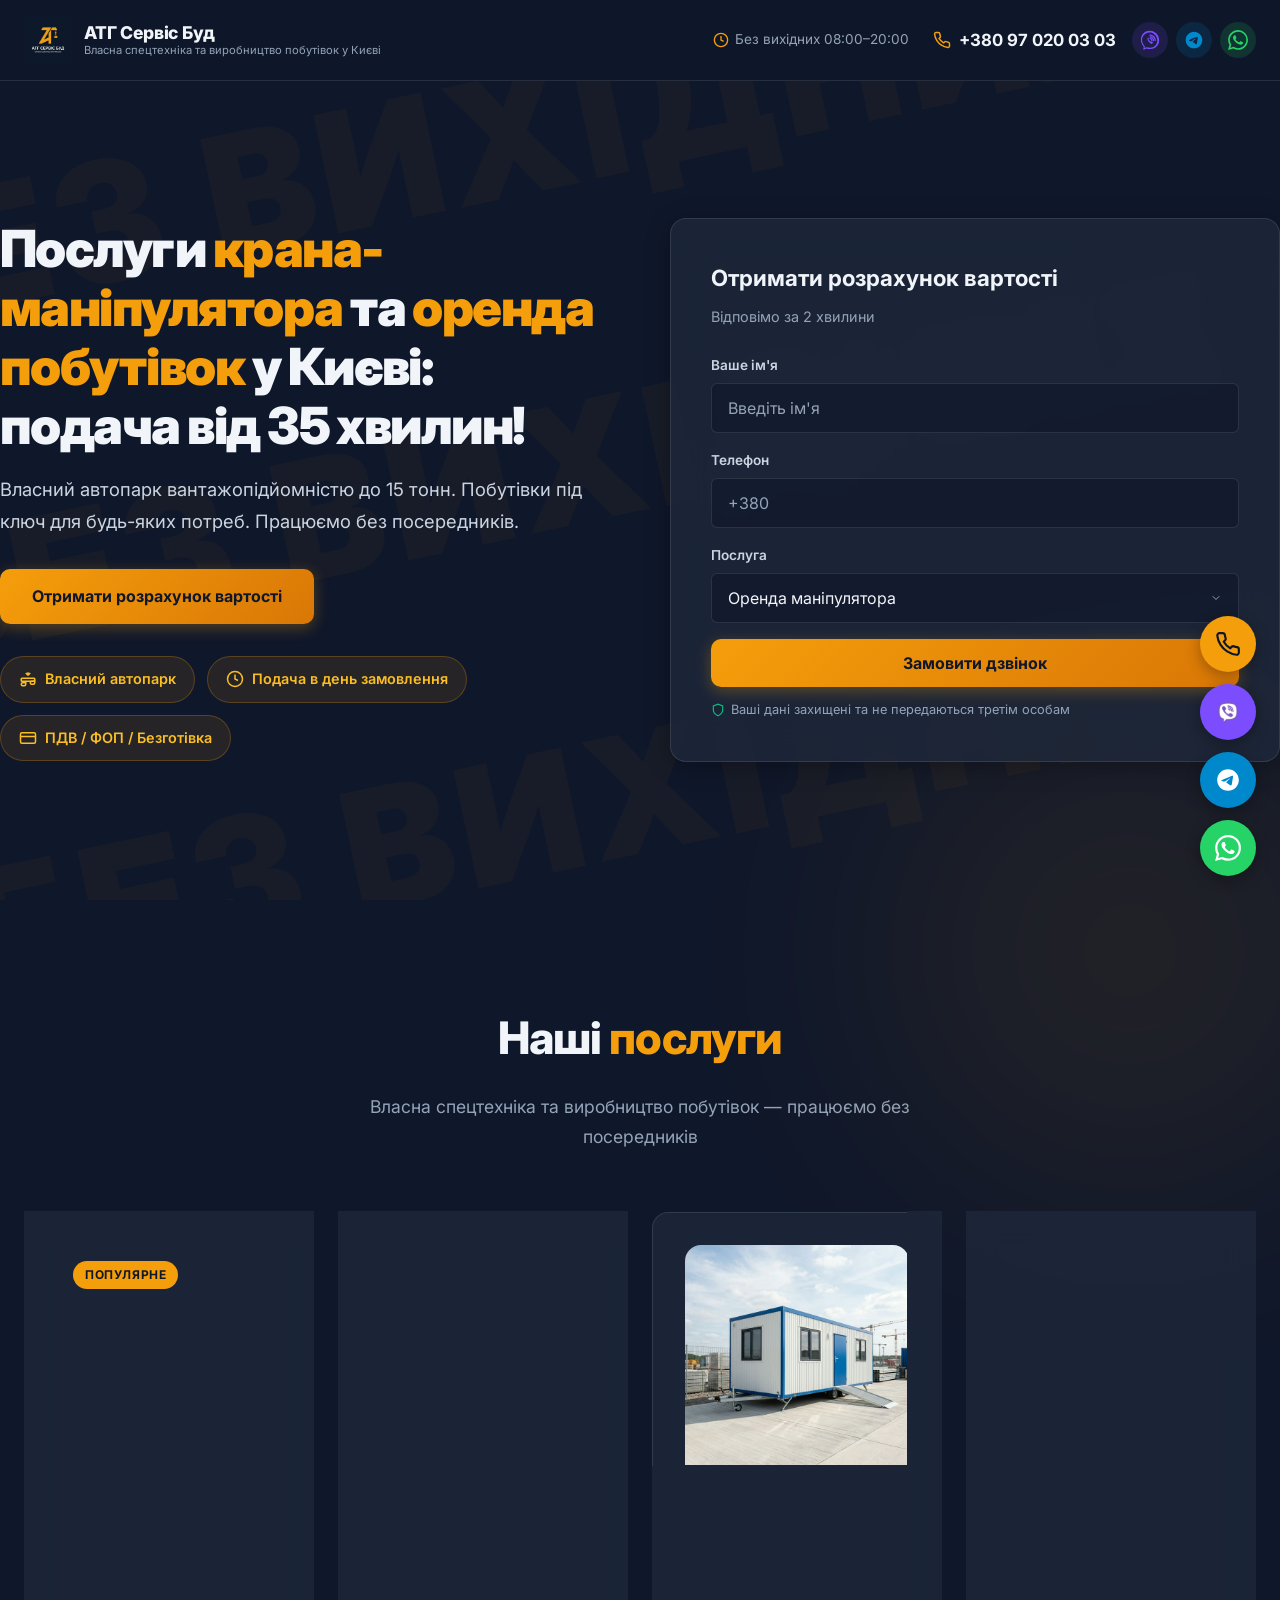
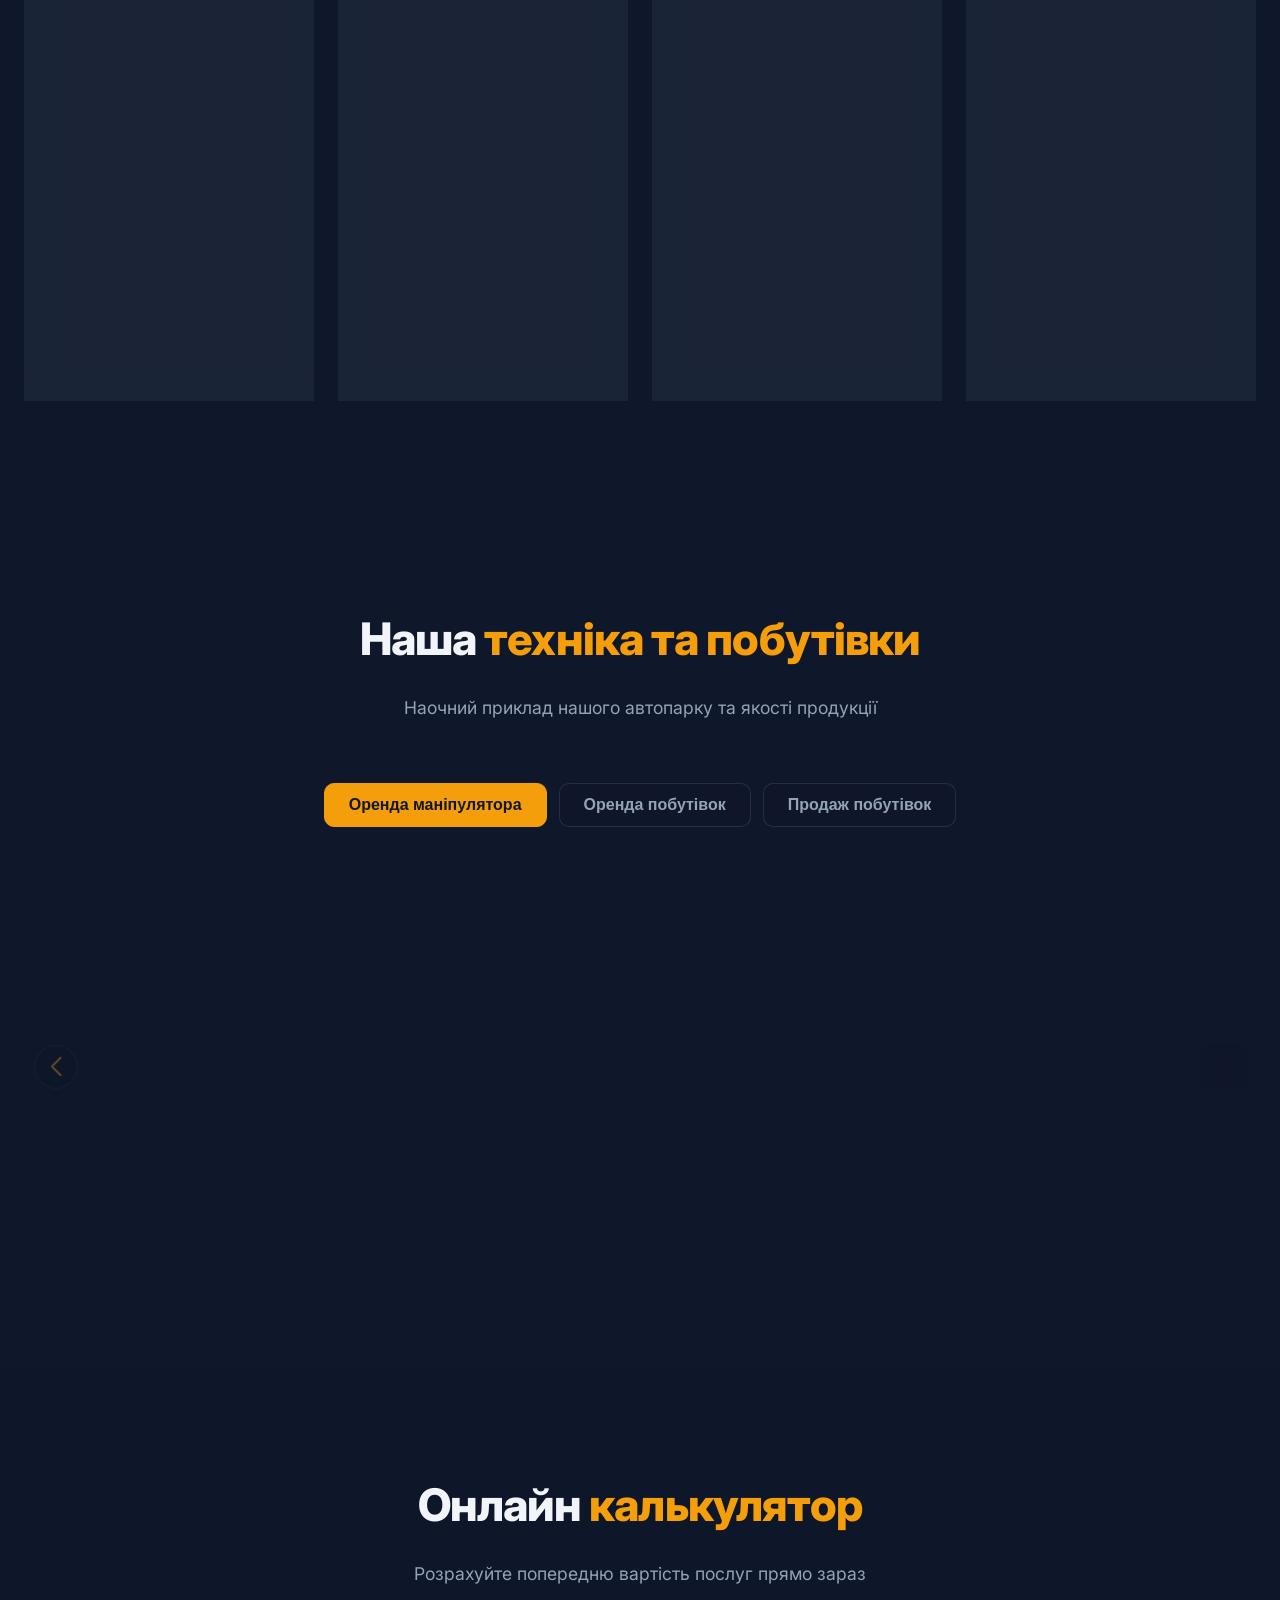
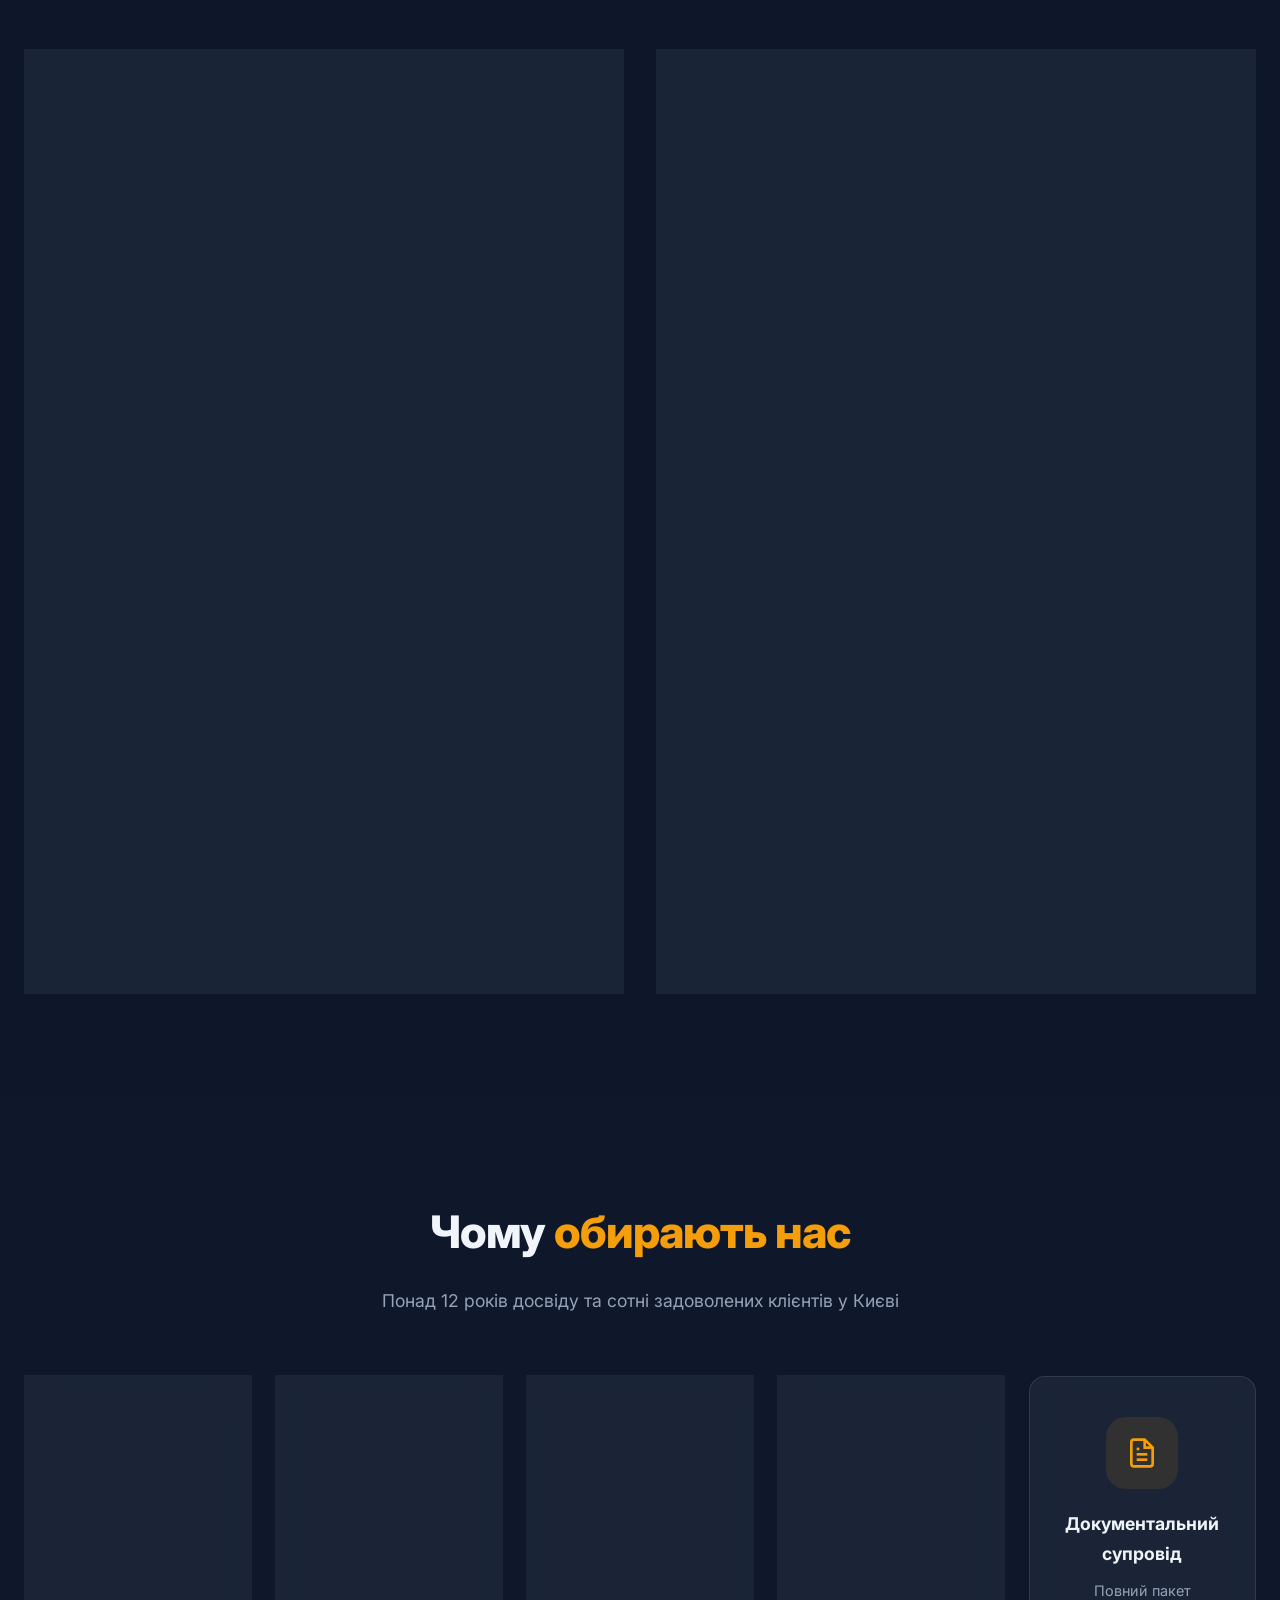
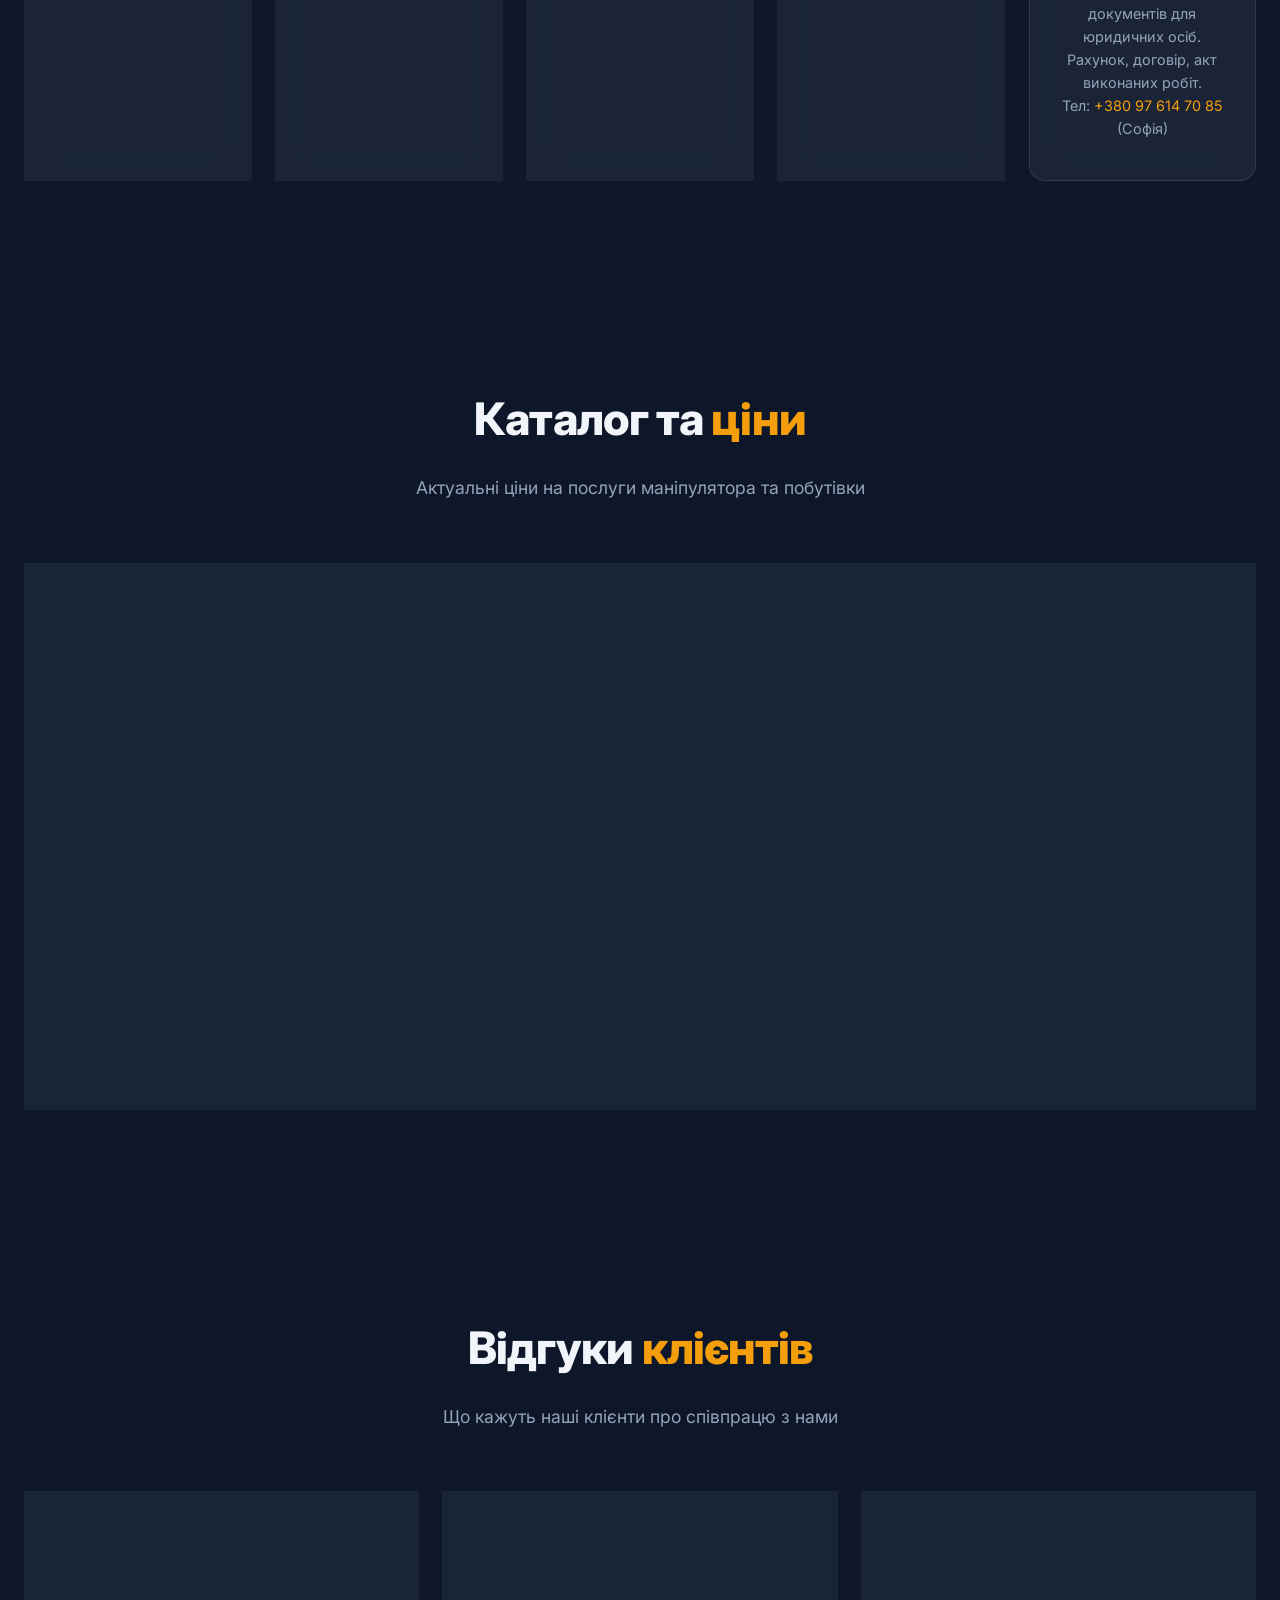
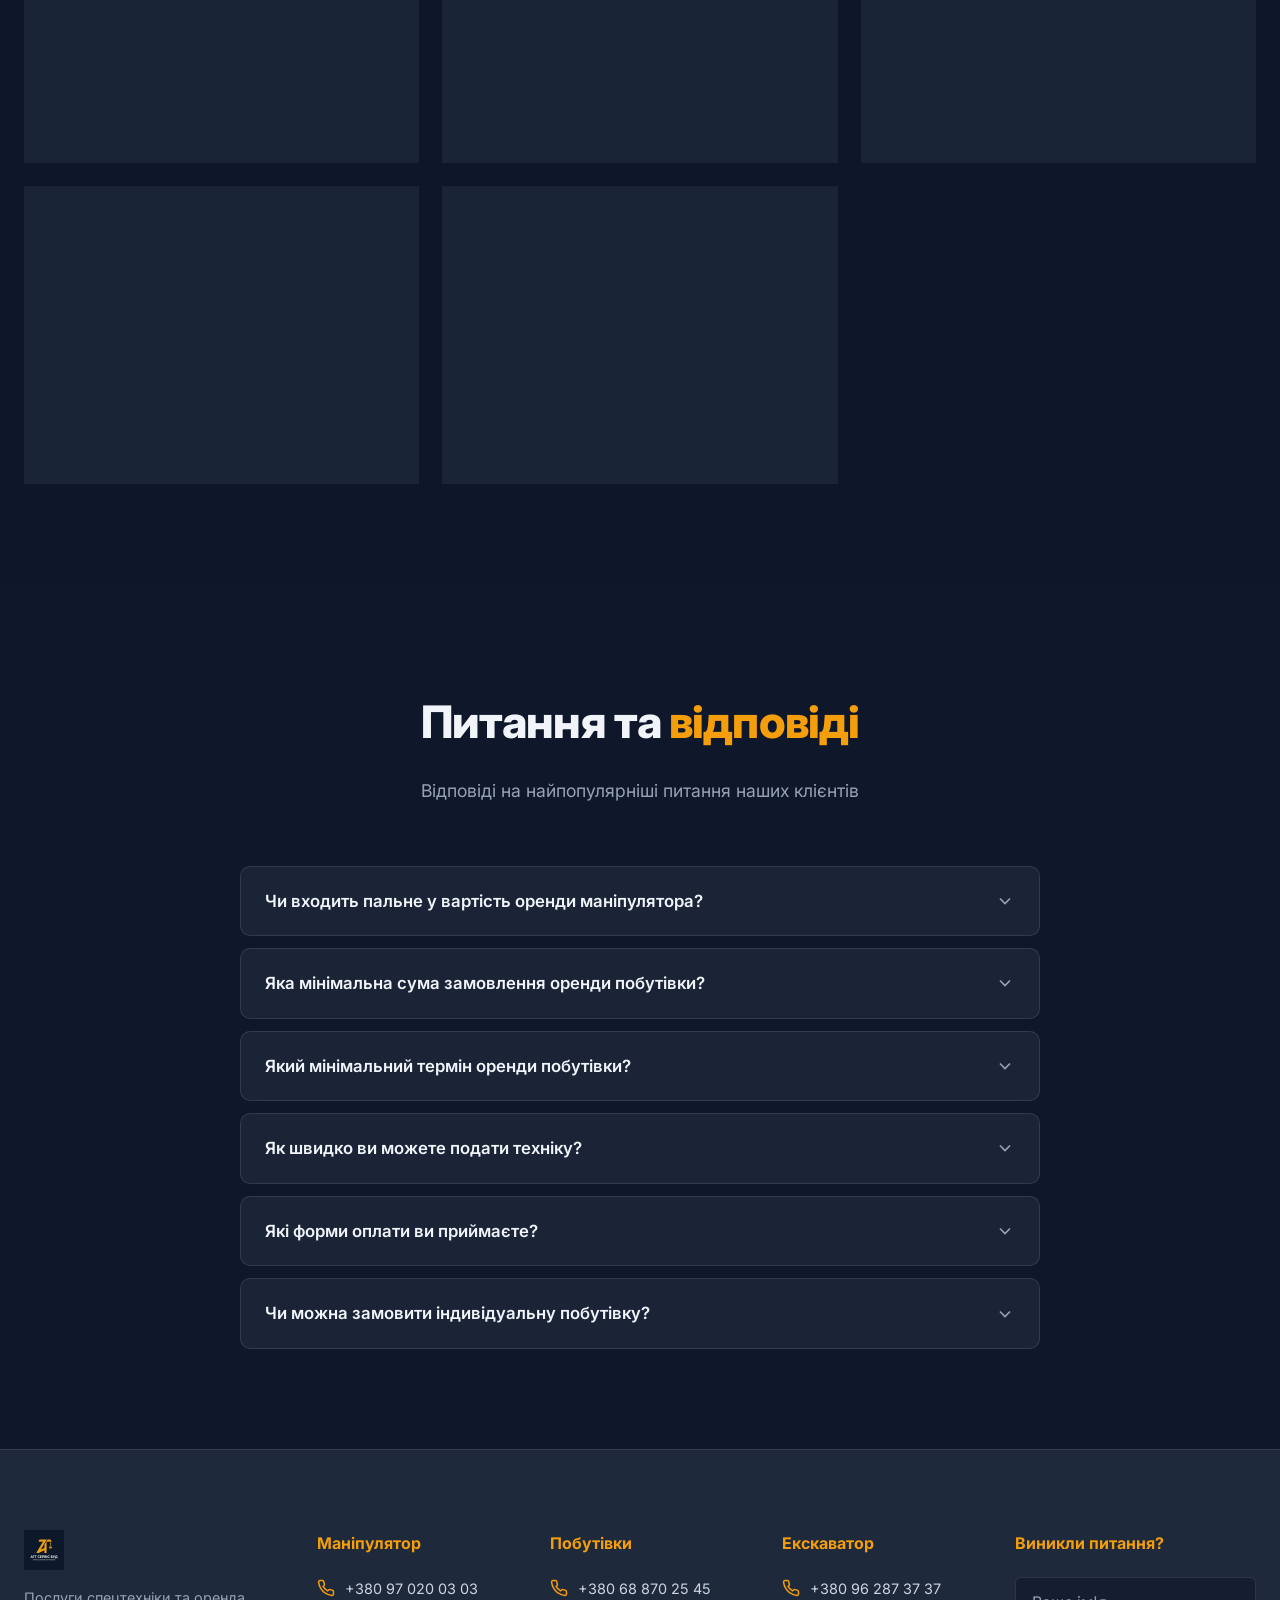
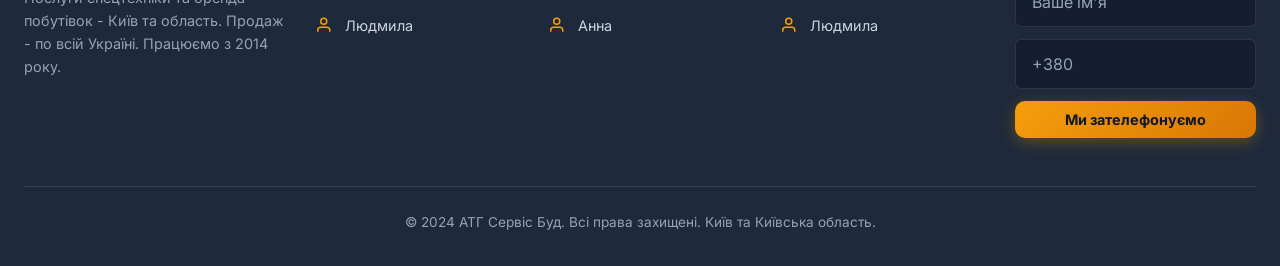
<file: index.html>
<!DOCTYPE html>
<html lang="uk">

<head>
    <meta charset="UTF-8">
    <script>(function (w, d, s, l, i) {
            w[l] = w[l] || []; w[l].push({
                'gtm.start':
                    new Date().getTime(), event: 'gtm.js'
            }); var f = d.getElementsByTagName(s)[0],
                j = d.createElement(s), dl = l != 'dataLayer' ? '&l=' + l : ''; j.async = true; j.src =
                    'https://www.googletagmanager.com/gtm.js?id=' + i + dl; f.parentNode.insertBefore(j, f);
        })(window, document, 'script', 'dataLayer', 'GTM-NQ57L84B');</script>
    <meta name="viewport" content="width=device-width, initial-scale=1.0">
    <title>АТГ Сервіс Буд — Оренда крана-маніпулятора та побутівок у Києві</title>
    <meta name="description"
        content="Послуги крана-маніпулятора, оренда та продаж побутівок у Києві та Київській області. Власний автопарк, подача від 35 хвилин, без посередників.">
    <link rel="stylesheet" href="style.css?v=6">
    <link rel="stylesheet" href="https://cdn.jsdelivr.net/npm/swiper@11/swiper-bundle.min.css" />
    <link rel="icon" type="image/png" href="images/logo.png">
</head>

<body data-contact-phone="380970200303"><noscript><iframe src="https://www.googletagmanager.com/ns.html?id=GTM-NQ57L84B"
            height="0" width="0"
            style="display:none;visibility:hidden"></iframe></noscript>

    <!-- HEADER -->
    <header class="header" id="header">
        <div class="container header-inner">
            <a href="#" class="header-logo">
                <img src="images/logo.png" alt="АТГ Сервіс Буд">
                <div class="header-logo-text">
                    <span class="header-logo-name">АТГ Сервіс Буд</span>
                    <span class="header-logo-desc">Власна спецтехніка та виробництво побутівок у Києві</span>
                </div>
            </a>
            <div class="header-info">
                <div class="header-schedule">
                    <svg viewBox="0 0 24 24" fill="none" stroke="currentColor" stroke-width="2">
                        <circle cx="12" cy="12" r="10" />
                        <polyline points="12 6 12 12 16 14" />
                    </svg>
                    <span>Без вихідних 08:00–20:00</span>
                </div>
                <div class="header-contacts">
                    <a href="tel:+380970200303" class="header-phone">
                        <svg viewBox="0 0 24 24" fill="none" stroke="currentColor" stroke-width="2">
                            <path
                                d="M22 16.92v3a2 2 0 01-2.18 2 19.79 19.79 0 01-8.63-3.07 19.5 19.5 0 01-6-6A19.79 19.79 0 012.12 4.18 2 2 0 014.11 2h3a2 2 0 012 1.72c.127.96.361 1.903.7 2.81a2 2 0 01-.45 2.11L8.09 9.91a16 16 0 006 6l1.27-1.27a2 2 0 012.11-.45c.907.339 1.85.573 2.81.7A2 2 0 0122 16.92z" />
                        </svg>
                        +380 97 020 03 03
                    </a>
                    <div class="header-messengers">
                        <a href="viber://chat?number=%2B380970200303" class="messenger-icon viber" title="Viber">
                            <svg viewBox="0 0 24 24" fill="currentColor">
                                <path
                                    d="M12.031 1.003c-4.474-.024-8.478 2.163-10.158 6.273-1.066 2.607-1.02 5.593-.112 8.25.605 1.762 1.56 3.335 2.748 4.664l-.556 3.012c-.072.39.33.687.686.505l2.905-1.487a15.98 15.98 0 004.456.638c4.474.024 8.478-2.163 10.158-6.273 1.066-2.607 1.02-5.593.112-8.25C21.097 4.73 16.955 1.03 12.031 1.003zM12 3.003c3.8.022 7.16 3.127 8.136 6.197.763 2.238.8 4.727-.112 6.96-1.353 3.31-4.69 5.136-8.18 5.115a13.94 13.94 0 01-3.654-.49l-.552-.152-.487.25-1.612.824.32-1.73-.288-.414c-1.1-1.2-1.97-2.63-2.504-4.18-.766-2.238-.8-4.727.112-6.96C4.532 5.112 7.87 2.98 12 3.003zm-.1 2.5a.75.75 0 000 1.5c2.903 0 5.596 2.243 5.596 5.497a.75.75 0 001.5 0c0-4.136-3.393-6.997-7.096-6.997zm.243 1.859a.75.75 0 00-.035 1.5c1.727.04 3.392 1.487 3.392 3.638a.75.75 0 001.5 0c0-2.95-2.335-5.09-4.857-5.138zm.09 1.893a.75.75 0 00-.23 1.47c.69.217 1.497.95 1.497 2.275a.75.75 0 001.5 0c0-2.016-1.303-3.2-2.592-3.696a.75.75 0 00-.175-.05zM10.5 9c-.585 0-.893.25-1.19.54-.306.298-.517.71-.517.71a.5.5 0 00-.027.294c.26 1.21.88 2.423 1.753 3.54.973 1.242 2.07 2.055 3.242 2.59a.5.5 0 00.37.016s.444-.18.768-.47c.34-.303.601-.62.601-1.22 0-.552-.448-1-.998-1-.14 0-.393.072-.674.166-.28.094-.612.094-.856-.078l-.043-.028a8.926 8.926 0 01-1.662-1.47 8.88 8.88 0 01-.808-1.088l-.063-.1c-.167-.283-.14-.592-.032-.83.107-.24.234-.49.234-.622 0-.55-.448-1-.998-1-.04 0-.068-.004-.1 0z" />
                            </svg>
                        </a>
                        <a href="https://t.me/+380970200303" class="messenger-icon telegram" title="Telegram">
                            <svg viewBox="0 0 24 24" fill="currentColor">
                                <path
                                    d="M12 2C6.48 2 2 6.48 2 12s4.48 10 10 10 10-4.48 10-10S17.52 2 12 2zm4.64 6.8c-.15 1.58-.8 5.42-1.13 7.19-.14.75-.42 1-.68 1.03-.58.05-1.02-.38-1.58-.75-.88-.58-1.38-.94-2.23-1.5-.99-.65-.35-1.01.22-1.59.15-.15 2.71-2.48 2.76-2.69a.2.2 0 00-.05-.18c-.06-.05-.14-.03-.21-.02-.09.02-1.49.95-4.22 2.79-.4.27-.76.41-1.08.4-.36-.01-1.04-.2-1.55-.37-.63-.2-1.12-.31-1.08-.66.02-.18.27-.36.74-.55 2.92-1.27 4.86-2.11 5.83-2.51 2.78-1.16 3.35-1.36 3.73-1.36.08 0 .27.02.39.12.1.08.13.19.14.27-.01.06.01.24 0 .38z" />
                            </svg>
                        </a>
                        <a href="https://wa.me/380970200303" class="messenger-icon whatsapp" title="WhatsApp">
                            <svg viewBox="0 0 24 24" fill="currentColor">
                                <path
                                    d="M17.472 14.382c-.297-.149-1.758-.867-2.03-.967-.273-.099-.471-.148-.67.15-.197.297-.767.966-.94 1.164-.173.199-.347.223-.644.075-.297-.15-1.255-.463-2.39-1.475-.883-.788-1.48-1.761-1.653-2.059-.173-.297-.018-.458.13-.606.134-.133.298-.347.446-.52.149-.174.198-.298.298-.497.099-.198.05-.371-.025-.52-.075-.149-.669-1.612-.916-2.207-.242-.579-.487-.5-.669-.51-.173-.008-.371-.01-.57-.01-.198 0-.52.074-.792.372-.272.297-1.04 1.016-1.04 2.479 0 1.462 1.065 2.875 1.213 3.074.149.198 2.096 3.2 5.077 4.487.709.306 1.262.489 1.694.625.712.227 1.36.195 1.871.118.571-.085 1.758-.719 2.006-1.413.248-.694.248-1.289.173-1.413-.074-.124-.272-.198-.57-.347m-5.421 7.403h-.004a9.87 9.87 0 01-5.031-1.378l-.361-.214-3.741.982.998-3.648-.235-.374a9.86 9.86 0 01-1.51-5.26c.001-5.45 4.436-9.884 9.888-9.884 2.64 0 5.122 1.03 6.988 2.898a9.825 9.825 0 012.893 6.994c-.003 5.45-4.437 9.884-9.885 9.884m8.413-18.297A11.815 11.815 0 0012.05 0C5.495 0 .16 5.335.157 11.892c0 2.096.547 4.142 1.588 5.945L.057 24l6.305-1.654a11.882 11.882 0 005.683 1.448h.005c6.554 0 11.89-5.335 11.893-11.893a11.821 11.821 0 00-3.48-8.413z" />
                            </svg>
                        </a>
                    </div>
                </div>
            </div>
            <button class="mobile-menu-btn" id="mobileMenuBtn" aria-label="Меню">
                <span></span><span></span><span></span>
            </button>
        </div>
    </header>

    <!-- HERO -->
    <section class="hero" id="hero">
        <div class="hero-bg">
            <div class="hero-marquee-wrap">
                <div class="hero-marquee-track">
                    <span>БЕЗ ВИХІДНИХ З 08:00–20:00</span>
                    <span>БЕЗ ВИХІДНИХ З 08:00–20:00</span>
                    <span>БЕЗ ВИХІДНИХ З 08:00–20:00</span>
                    <span>БЕЗ ВИХІДНИХ З 08:00–20:00</span>
                    <span>БЕЗ ВИХІДНИХ З 08:00–20:00</span>
                    <span>БЕЗ ВИХІДНИХ З 08:00–20:00</span>
                    <span>БЕЗ ВИХІДНИХ З 08:00–20:00</span>
                    <span>БЕЗ ВИХІДНИХ З 08:00–20:00</span>
                </div>
                <div class="hero-marquee-track hero-marquee-track-2">
                    <span>БЕЗ ВИХІДНИХ З 08:00–20:00</span>
                    <span>БЕЗ ВИХІДНИХ З 08:00–20:00</span>
                    <span>БЕЗ ВИХІДНИХ З 08:00–20:00</span>
                    <span>БЕЗ ВИХІДНИХ З 08:00–20:00</span>
                    <span>БЕЗ ВИХІДНИХ З 08:00–20:00</span>
                    <span>БЕЗ ВИХІДНИХ З 08:00–20:00</span>
                    <span>БЕЗ ВИХІДНИХ З 08:00–20:00</span>
                    <span>БЕЗ ВИХІДНИХ З 08:00–20:00</span>
                </div>
                <div class="hero-marquee-track hero-marquee-track-3">
                    <span>БЕЗ ВИХІДНИХ З 08:00–20:00</span>
                    <span>БЕЗ ВИХІДНИХ З 08:00–20:00</span>
                    <span>БЕЗ ВИХІДНИХ З 08:00–20:00</span>
                    <span>БЕЗ ВИХІДНИХ З 08:00–20:00</span>
                    <span>БЕЗ ВИХІДНИХ З 08:00–20:00</span>
                    <span>БЕЗ ВИХІДНИХ З 08:00–20:00</span>
                    <span>БЕЗ ВИХІДНИХ З 08:00–20:00</span>
                    <span>БЕЗ ВИХІДНИХ З 08:00–20:00</span>
                </div>
            </div>
        </div>
        <div class="container hero-content">
            <div class="hero-text">
                <h1>Послуги <span>крана-маніпулятора</span> та <span>оренда побутівок</span> у Києві: подача від 35
                    хвилин!</h1>
                <p class="hero-subtitle">Власний автопарк вантажопідйомністю до 15 тонн. Побутівки під ключ для
                    будь-яких потреб. Працюємо без посередників.</p>
                <a href="#calculator" class="btn btn-primary btn-pulse">Отримати розрахунок вартості</a>
                <div class="hero-badges">
                    <div class="hero-badge">
                        <svg viewBox="0 0 24 24" fill="none" stroke="currentColor" stroke-width="2">
                            <path
                                d="M9 17H5a2 2 0 00-2 2 2 2 0 002 2h2a2 2 0 002-2zm12-2h-4a2 2 0 00-2 2 2 2 0 002 2h2a2 2 0 002-2zM12 7V3m0 4l-3-3m3 3l3-3" />
                            <rect x="3" y="11" width="18" height="4" rx="1" />
                        </svg>
                        Власний автопарк
                    </div>
                    <div class="hero-badge">
                        <svg viewBox="0 0 24 24" fill="none" stroke="currentColor" stroke-width="2">
                            <circle cx="12" cy="12" r="10" />
                            <polyline points="12 6 12 12 16 14" />
                        </svg>
                        Подача в день замовлення
                    </div>
                    <div class="hero-badge">
                        <svg viewBox="0 0 24 24" fill="none" stroke="currentColor" stroke-width="2">
                            <rect x="2" y="5" width="20" height="14" rx="2" />
                            <line x1="2" y1="10" x2="22" y2="10" />
                        </svg>
                        ПДВ / ФОП / Безготівка
                    </div>
                </div>
            </div>
            <div class="hero-form-card" id="heroForm">
                <h3 class="hero-form-title">Отримати розрахунок вартості</h3>
                <p class="hero-form-subtitle">Відповімо за 2 хвилини</p>
                <form id="heroFormSubmit">
                    <div class="form-group">
                        <label for="heroName">Ваше ім'я</label>
                        <input type="text" id="heroName" class="form-input" placeholder="Введіть ім'я" required>
                    </div>
                    <div class="form-group">
                        <label for="heroPhone">Телефон</label>
                        <input type="tel" id="heroPhone" class="form-input" placeholder="+380" required>
                    </div>
                    <div class="form-group">
                        <label for="heroService">Послуга</label>
                        <select id="heroService" class="form-select">
                            <option value="manipulator">Оренда маніпулятора</option>
                            <option value="rent">Оренда побутівки</option>
                            <option value="buy">Купити побутівку</option>
                        </select>
                    </div>
                    <button type="submit" class="btn btn-primary btn-pulse" style="width:100%">Замовити дзвінок</button>
                    <div class="form-trust">
                        <svg viewBox="0 0 24 24" fill="none" stroke="currentColor" stroke-width="2">
                            <path d="M12 22s8-4 8-10V5l-8-3-8 3v7c0 6 8 10 8 10z" />
                        </svg>
                        Ваші дані захищені та не передаються третім особам
                    </div>
                </form>
            </div>
        </div>
    </section>

    <!-- SERVICES -->
    <section class="section" id="services">
        <div class="bg-accent bg-accent-1"></div>
        <div class="container">
            <h2 class="section-title">Наші <span>послуги</span></h2>
            <p class="section-subtitle">Власна спецтехніка та виробництво побутівок — працюємо без посередників</p>
            <div class="services-grid">
                <div class="glass-card service-card">
                    <div class="service-card-img"><img src="images/manipulator-service.jpg" alt="Послуги маніпулятора"
                            onerror="this.parentElement.innerHTML='<div class=placeholder-img><svg width=48 height=48 viewBox=&quot;0 0 24 24&quot; fill=&quot;none&quot; stroke=&quot;%23F59E0B&quot; stroke-width=&quot;1.5&quot;><path d=&quot;M14 18V6a2 2 0 00-2-2H4a2 2 0 00-2 2v11a1 1 0 001 1h2m10 0h4a1 1 0 001-1v-3.28a1 1 0 00-.684-.948l-3-1A1 1 0 0016 9.72V14m-2 4h2m4 0h2&quot;/><circle cx=&quot;7&quot; cy=&quot;18&quot; r=&quot;2&quot;/><circle cx=&quot;18&quot; cy=&quot;18&quot; r=&quot;2&quot;/></svg></div>'"><span
                            class="service-tag">Популярне</span></div>
                    <div class="service-card-body">
                        <h3>Послуги маніпулятора</h3>
                        <p>Перевезення будматеріалів, негабаритних вантажів, монтажні роботи по Києву та області.</p>
                        <ul class="service-features">
                            <li><svg viewBox="0 0 24 24" fill="none" stroke="currentColor" stroke-width="2">
                                    <polyline points="20 6 9 17 4 12" />
                                </svg>Вантажопідйомність стріли до 7 тонн</li>
                            <li><svg viewBox="0 0 24 24" fill="none" stroke="currentColor" stroke-width="2">
                                    <polyline points="20 6 9 17 4 12" />
                                </svg>Борт до 15 тонн</li>
                            <li><svg viewBox="0 0 24 24" fill="none" stroke="currentColor" stroke-width="2">
                                    <polyline points="20 6 9 17 4 12" />
                                </svg>Подача від 35 хвилин</li>
                        </ul>
                        <a href="#calculator" class="btn btn-outline btn-sm">Розрахувати вартість</a>
                    </div>
                </div>
                <div class="glass-card service-card">
                    <div class="service-card-img"><img src="images/bytovka-service.jpg" alt="Оренда побутівок"
                            onerror="this.parentElement.innerHTML='<div class=placeholder-img><svg width=48 height=48 viewBox=&quot;0 0 24 24&quot; fill=&quot;none&quot; stroke=&quot;%23F59E0B&quot; stroke-width=&quot;1.5&quot;><rect x=&quot;3&quot; y=&quot;3&quot; width=&quot;18&quot; height=&quot;18&quot; rx=&quot;2&quot;/><path d=&quot;M3 9h18M9 21V9&quot;/></svg></div>'">
                    </div>
                    <div class="service-card-body">
                        <h3>Оренда побутівок</h3>
                        <p>Повністю обладнані вагончики для будівельників та охорони. Термін від 1 місяця.</p>
                        <ul class="service-features">
                            <li><svg viewBox="0 0 24 24" fill="none" stroke="currentColor" stroke-width="2">
                                    <polyline points="20 6 9 17 4 12" />
                                </svg>Металеві та дерев'яні</li>
                            <li><svg viewBox="0 0 24 24" fill="none" stroke="currentColor" stroke-width="2">
                                    <polyline points="20 6 9 17 4 12" />
                                </svg>Утеплені, з електрикою</li>
                            <li><svg viewBox="0 0 24 24" fill="none" stroke="currentColor" stroke-width="2">
                                    <polyline points="20 6 9 17 4 12" />
                                </svg>Доставка по Київській обл.</li>
                        </ul>
                        <a href="orenda-prodazh-pobutivok.html" class="btn btn-outline btn-sm">Детальніше про
                            послугу</a>
                    </div>
                </div>
                <div class="glass-card service-card">
                    <div class="service-card-img"><img src="images/gallery-work.jpg" alt="Продаж побутівок"
                            onerror="this.parentElement.innerHTML='<div class=placeholder-img><svg width=48 height=48 viewBox=&quot;0 0 24 24&quot; fill=&quot;none&quot; stroke=&quot;%23F59E0B&quot; stroke-width=&quot;1.5&quot;><path d=&quot;M20 7l-8-4-8 4m16 0l-8 4m8-4v10l-8 4m0-10L4 7m8 4v10M4 7v10l8 4&quot;/></svg></div>'">
                    </div>
                    <div class="service-card-body">
                        <h3>Продаж побутівок</h3>
                        <p>Нові та вживані (Б/В). Можливість індивідуального планування та виготовлення під ваші
                            потреби.</p>
                        <ul class="service-features">
                            <li><svg viewBox="0 0 24 24" fill="none" stroke="currentColor" stroke-width="2">
                                    <polyline points="20 6 9 17 4 12" />
                                </svg>Нові від виробника</li>
                            <li><svg viewBox="0 0 24 24" fill="none" stroke="currentColor" stroke-width="2">
                                    <polyline points="20 6 9 17 4 12" />
                                </svg>Б/В у гарному стані</li>
                            <li><svg viewBox="0 0 24 24" fill="none" stroke="currentColor" stroke-width="2">
                                    <polyline points="20 6 9 17 4 12" />
                                </svg>Індивідуальне виготовлення</li>
                        </ul>
                        <a href="orenda-prodazh-pobutivok.html" class="btn btn-outline btn-sm">Детальніше про
                            послугу</a>
                    </div>
                </div>
                <div class="glass-card service-card">
                    <div class="service-card-img"><img src="images/ekskavator-08.jpg"
                            alt="Оренда екскаватора в Києві та області"
                            onerror="this.parentElement.innerHTML='<div class=placeholder-img><svg width=48 height=48 viewBox=&quot;0 0 24 24&quot; fill=&quot;none&quot; stroke=&quot;%23F59E0B&quot; stroke-width=&quot;1.5&quot;><path d=&quot;M14 18V6a2 2 0 00-2-2H4a2 2 0 00-2 2v11a1 1 0 001 1h2m10 0h4a1 1 0 001-1v-3.28a1 1 0 00-.684-.948l-3-1A1 1 0 0016 9.72V14m-2 4h2m4 0h2&quot;/><circle cx=&quot;7&quot; cy=&quot;18&quot; r=&quot;2&quot;/><circle cx=&quot;18&quot; cy=&quot;18&quot; r=&quot;2&quot;/></svg></div>'"><span
                            class="service-tag">Нове</span></div>
                    <div class="service-card-body">
                        <h3>Оренда екскаватора</h3>
                        <p>Екскаватор-навантажувач з оператором. Виїзд з с. Крушинка — радіус 30 км та Київська область.
                        </p>
                        <ul class="service-features">
                            <li><svg viewBox="0 0 24 24" fill="none" stroke="currentColor" stroke-width="2">
                                    <polyline points="20 6 9 17 4 12" />
                                </svg>Котловани, траншеї, планування</li>
                            <li><svg viewBox="0 0 24 24" fill="none" stroke="currentColor" stroke-width="2">
                                    <polyline points="20 6 9 17 4 12" />
                                </svg>Погодинна та довгострокова оренда</li>
                            <li><svg viewBox="0 0 24 24" fill="none" stroke="currentColor" stroke-width="2">
                                    <polyline points="20 6 9 17 4 12" />
                                </svg>Робота без вихідних</li>
                        </ul>
                        <a href="orenda-ekskavatora.html" class="btn btn-outline btn-sm">Детальніше про послугу</a>
                    </div>
                </div>
            </div>
        </div>
    </section>

    <!-- GALLERY -->
    <section class="section" id="gallery">
        <div class="container">
            <h2 class="section-title">Наша <span>техніка та побутівки</span></h2>
            <p class="section-subtitle">Наочний приклад нашого автопарку та якості продукції</p>

            <div class="gallery-tabs">
                <button class="gallery-tab active" data-target="gallery-manipulator">Оренда маніпулятора</button>
                <button class="gallery-tab" data-target="gallery-rent">Оренда побутівок</button>
                <button class="gallery-tab" data-target="gallery-sale">Продаж побутівок</button>
            </div>

            <!-- Manipulator Slider -->
            <div class="gallery-tab-content active" id="gallery-manipulator">
                <div class="swiper gallery-slider" id="swiper-manipulator">
                    <div class="swiper-wrapper">
                        <div class="swiper-slide">
                            <img src="images/k1.jpg" alt="Оренда маніпулятора 1" class="gallery-img">
                        </div>
                        <div class="swiper-slide">
                            <img src="images/k2.jpg" alt="Оренда маніпулятора 2" class="gallery-img">
                        </div>
                        <div class="swiper-slide">
                            <img src="images/k3.jpg" alt="Оренда маніпулятора 3" class="gallery-img">
                        </div>
                        <div class="swiper-slide">
                            <img src="images/k4.jpg" alt="Оренда маніпулятора 4" class="gallery-img">
                        </div>
                        <div class="swiper-slide">
                            <img src="images/k5.jpg" alt="Оренда маніпулятора 5" class="gallery-img">
                        </div>
                        <div class="swiper-slide">
                            <img src="images/k6.jpg" alt="Оренда маніпулятора 6" class="gallery-img">
                        </div>
                        <div class="swiper-slide">
                            <img src="images/k7.jpg" alt="Оренда маніпулятора 7" class="gallery-img">
                        </div>
                        <div class="swiper-slide">
                            <img src="images/k8.jpg" alt="Оренда маніпулятора 8" class="gallery-img">
                        </div>
                        <div class="swiper-slide">
                            <img src="images/k9.jpg" alt="Оренда маніпулятора 9" class="gallery-img">
                        </div>
                        <div class="swiper-slide">
                            <img src="images/k10.jpg" alt="Оренда маніпулятора 10" class="gallery-img">
                        </div>
                        <div class="swiper-slide">
                            <img src="images/k11.jpg" alt="Оренда маніпулятора 11" class="gallery-img">
                        </div>
                    </div>
                    <div class="swiper-pagination"></div>
                    <div class="swiper-button-prev"></div>
                    <div class="swiper-button-next"></div>
                </div>
            </div>

            <!-- Rent Bytovka Slider -->
            <div class="gallery-tab-content" id="gallery-rent">
                <div class="swiper gallery-slider" id="swiper-rent">
                    <div class="swiper-wrapper">
                        <div class="swiper-slide"><img src="images/bp1.jpg" alt="Оренда побутівки 1"
                                class="gallery-img"></div>
                        <div class="swiper-slide"><img src="images/bp2.jpg" alt="Оренда побутівки 2"
                                class="gallery-img"></div>
                        <div class="swiper-slide"><img src="images/bp3.jpg" alt="Оренда побутівки 3"
                                class="gallery-img"></div>
                        <div class="swiper-slide"><img src="images/bp4.jpg" alt="Оренда побутівки 4"
                                class="gallery-img"></div>
                        <div class="swiper-slide"><img src="images/bp5.jpg" alt="Оренда побутівки 5"
                                class="gallery-img"></div>
                        <div class="swiper-slide"><img src="images/bp6.jpg" alt="Оренда побутівки 6"
                                class="gallery-img"></div>
                        <div class="swiper-slide"><img src="images/bp7.jpg" alt="Оренда побутівки 7"
                                class="gallery-img"></div>
                        <div class="swiper-slide"><img src="images/bp8.jpg" alt="Оренда побутівки 8"
                                class="gallery-img"></div>
                        <div class="swiper-slide"><img src="images/bp9.jpg" alt="Оренда побутівки 9"
                                class="gallery-img"></div>
                        <div class="swiper-slide"><img src="images/bp10.jpg" alt="Оренда побутівки 10"
                                class="gallery-img"></div>
                        <div class="swiper-slide"><img src="images/bp11.jpg" alt="Оренда побутівки 11"
                                class="gallery-img"></div>
                        <div class="swiper-slide"><img src="images/bp12.jpg" alt="Оренда побутівки 12"
                                class="gallery-img"></div>
                    </div>
                    <div class="swiper-pagination"></div>
                    <div class="swiper-button-prev"></div>
                    <div class="swiper-button-next"></div>
                </div>
            </div>

            <!-- Sale Bytovka Slider -->
            <div class="gallery-tab-content" id="gallery-sale">
                <div class="swiper gallery-slider" id="swiper-sale">
                    <div class="swiper-wrapper">
                        <div class="swiper-slide"><img src="images/bo1.jpg" alt="Продаж побутівки 1"
                                class="gallery-img"></div>
                        <div class="swiper-slide"><img src="images/bo2.jpg" alt="Продаж побутівки 2"
                                class="gallery-img"></div>
                        <div class="swiper-slide"><img src="images/bo3.jpg" alt="Продаж побутівки 3"
                                class="gallery-img"></div>
                        <div class="swiper-slide"><img src="images/bo4.jpg" alt="Продаж побутівки 4"
                                class="gallery-img"></div>
                        <div class="swiper-slide"><img src="images/bo5.jpg" alt="Продаж побутівки 5"
                                class="gallery-img"></div>
                        <div class="swiper-slide"><img src="images/bo6.jpg" alt="Продаж побутівки 6"
                                class="gallery-img"></div>
                        <div class="swiper-slide"><img src="images/bo7.jpg" alt="Продаж побутівки 7"
                                class="gallery-img"></div>
                        <div class="swiper-slide"><img src="images/bo8.jpg" alt="Продаж побутівки 8"
                                class="gallery-img"></div>
                        <div class="swiper-slide"><img src="images/bo9.jpg" alt="Продаж побутівки 9"
                                class="gallery-img"></div>
                        <div class="swiper-slide"><img src="images/bo10.jpg" alt="Продаж побутівки 10"
                                class="gallery-img"></div>
                        <div class="swiper-slide"><img src="images/bo11.jpg" alt="Продаж побутівки 11"
                                class="gallery-img"></div>
                    </div>
                    <div class="swiper-pagination"></div>
                    <div class="swiper-button-prev"></div>
                    <div class="swiper-button-next"></div>
                </div>
            </div>

        </div>
    </section>

    <!-- CALCULATORS -->
    <section class="section" id="calculator" style="background:rgba(15,23,42,0.5)">
        <div class="container">
            <h2 class="section-title">Онлайн <span>калькулятор</span></h2>
            <p class="section-subtitle">Розрахуйте попередню вартість послуг прямо зараз</p>
            <div class="calculators-grid">
                <div class="glass-card calc-card">
                    <div class="calc-card-header">
                        <div class="calc-icon"><svg viewBox="0 0 24 24" fill="none" stroke="currentColor"
                                stroke-width="2">
                                <path
                                    d="M14 18V6a2 2 0 00-2-2H4a2 2 0 00-2 2v11a1 1 0 001 1h2m10 0h4a1 1 0 001-1v-3.28a1 1 0 00-.684-.948l-3-1A1 1 0 0016 9.72V14m-2 4h2m4 0h2" />
                                <circle cx="7" cy="18" r="2" />
                                <circle cx="18" cy="18" r="2" />
                            </svg></div>
                        <div>
                            <h3>Калькулятор маніпулятора</h3>
                            <p>Розрахунок вартості перевезення</p>
                        </div>
                    </div>
                    <div class="calc-fields">
                        <div class="form-group"><label>Вага вантажу (тонни)</label><select id="calcWeight"
                                class="form-select">
                                <option value="4">До 4 тонн</option>
                                <option value="10">До 10 тонн</option>
                                <option value="15">Більше 10 тонн</option>
                            </select></div>
                        <div class="form-group"><label>Локація</label><select id="calcLocation" class="form-select">
                                <option value="kyiv">Оренда по Києву</option>
                                <option value="region">Оренда по Області</option>
                            </select></div>
                        <div class="form-group" id="distanceGroup" style="display: none;"><label>Відстань, км (Київ -
                                місце завантаження - місце вивантаження- Київ)</label><input type="number"
                                id="calcDistance" class="form-input" placeholder="0" min="0" max="200" value="0"></div>
                        <div class="form-group"><label>Кількість годин роботи</label><input type="number" id="calcHours"
                                class="form-input" placeholder="2" min="2" max="24" value="2"></div>
                    </div>
                    <div class="calc-result">
                        <p class="calc-result-label">Орієнтовна вартість</p>
                        <p class="calc-result-price" id="calcManipResult">4 600 <small>грн</small></p>
                    </div>
                    <button class="btn btn-primary btn-calc-messenger" style="width:100%"
                        data-type="manipulator">Відправити у месенджер</button>
                    <div class="calc-note"
                        style="margin-top: 12px; font-size: 0.78rem; line-height: 1.5; opacity: 0.7;">
                        <p style="margin-bottom: 8px;">*Ціна на наші послуги формується виходячи з параметрів, які Ви
                            нам надаєте. Наші менеджери будуть раді прорахувати для Вас оптимальну фіксовану вартість
                            замовлення, а також зробити знижку. Прорахунок вартості перевезення в центральній частині
                            міста Києва здійснюється менеджером нашої компанії.</p>
                        <p style="margin-bottom: 8px;">**Розрахунок перевезень великих габаритних розмірів (кіоски,
                            вагончики, павільйони та ін.) проводиться по шкалі «Більше 10 тонн».</p>
                        <p>***Розрахунок перевезень, при яких вага вантажу 4 тонни або більше на один підйом крана
                            маніпулятора, проводиться по шкалі «Більше 10 тонн».</p>
                    </div>
                </div>
                <div class="glass-card calc-card" id="calc-bytovka">
                    <div class="calc-card-header">
                        <div class="calc-icon"><svg viewBox="0 0 24 24" fill="none" stroke="currentColor"
                                stroke-width="2">
                                <rect x="3" y="3" width="18" height="18" rx="2" />
                                <path d="M3 9h18M9 21V9" />
                            </svg></div>
                        <div>
                            <h3>Калькулятор побутівки</h3>
                            <p>Оренда або купівля побутівки</p>
                        </div>
                    </div>
                    <div class="calc-fields">
                        <div class="form-group"><label>Тип побутівки</label><select id="calcType" class="form-select">
                                <option value="wood" selected>Дерев'яна (6,0х2,4х2,5)</option>
                                <option value="metal">Металева (6,0х2,4х2,5)</option>
                            </select></div>
                        <div class="form-group"><label>Стан / Тип замовлення</label><select id="calcCondition"
                                class="form-select">
                                <option value="rent">Оренда (30 днів)</option>
                                <option value="new">Купити нову</option>
                            </select></div>
                        <div class="form-group" style="display:none;"><label>Потрібна доставка?</label><select
                                id="calcDelivery" class="form-select">
                                <option value="yes" selected>Так, потрібна доставка</option>
                            </select></div>
                        <div class="form-group" id="bytovkaQuantityGroup" style="grid-column: 1 / -1;"><label>Кількість
                                побутівок</label><input type="number" id="calcBytQuantity" class="form-input"
                                placeholder="1" min="1" max="50" value="1"></div>

                        <!-- Rent Options -->
                        <div id="rentOptions" class="form-group" style="grid-column: 1 / -1; margin-top: 10px;">
                            <label>Додаткова комплектація (на 30 днів)</label>
                            <div class="checkbox-group"
                                style="display: grid; grid-template-columns: repeat(auto-fit, minmax(200px, 1fr)); gap: 10px; margin-top: 5px;">
                                <label
                                    style="display: flex; align-items: center; gap: 8px; font-weight: normal; font-size: 0.9rem;"><input
                                        type="number" id="rentBed" value="0" min="0" max="10" style="width: 50px;">
                                    Металеві двоярусні ліжка (200 грн)</label>
                                <label
                                    style="display: flex; align-items: center; gap: 8px; font-weight: normal; font-size: 0.9rem;"><input
                                        type="number" id="rentSleepKit" value="0" min="0" max="10" style="width: 50px;">
                                    Спальний комплект (подушка, матрац, ковдра - 200 грн)</label>
                                <label
                                    style="display: flex; align-items: center; gap: 8px; font-weight: normal; font-size: 0.9rem;"><input
                                        type="checkbox" id="rentAc" value="2700"> Кондиціонер</label>
                                <label
                                    style="display: flex; align-items: center; gap: 8px; font-weight: normal; font-size: 0.9rem;"><input
                                        type="checkbox" id="rentHeater" value="600"> Конвектор електричний</label>
                            </div>
                        </div>

                        <!-- Sale Options -->
                        <div id="saleOptions" class="form-group"
                            style="display: none; grid-column: 1 / -1; margin-top: 10px;">
                            <label>Додаткова комплектація</label>
                            <div class="checkbox-group"
                                style="display: grid; grid-template-columns: repeat(auto-fit, minmax(200px, 1fr)); gap: 10px; margin-top: 5px;">
                                <label
                                    style="display: flex; align-items: center; gap: 8px; font-weight: normal; font-size: 0.9rem;"><input
                                        type="checkbox" value="35000" class="sale-option"> Вагонка</label>
                                <label
                                    style="display: flex; align-items: center; gap: 8px; font-weight: normal; font-size: 0.9rem;"><input
                                        type="checkbox" value="12000" class="sale-option"> OSB</label>
                                <label
                                    style="display: flex; align-items: center; gap: 8px; font-weight: normal; font-size: 0.9rem;"><input
                                        type="checkbox" value="5000" class="sale-option"> Додаткове вікно
                                    800x900</label>
                                <label
                                    style="display: flex; align-items: center; gap: 8px; font-weight: normal; font-size: 0.9rem;"><input
                                        type="checkbox" value="6000" class="sale-option"> Додаткове вікно
                                    1200x1000</label>
                                <label
                                    style="display: flex; align-items: center; gap: 8px; font-weight: normal; font-size: 0.9rem;"><input
                                        type="checkbox" value="10000" class="sale-option"> Додаткове вікно
                                    1000x2000</label>
                                <label
                                    style="display: flex; align-items: center; gap: 8px; font-weight: normal; font-size: 0.9rem;"><input
                                        type="checkbox" value="5000" class="sale-option"> Профіль матовий</label>
                                <label
                                    style="display: flex; align-items: center; gap: 8px; font-weight: normal; font-size: 0.9rem;"><input
                                        type="checkbox" value="7000" class="sale-option"> Додаткові двері
                                    металеві</label>
                                <label
                                    style="display: flex; align-items: center; gap: 8px; font-weight: normal; font-size: 0.9rem;"><input
                                        type="checkbox" value="5000" class="sale-option"> Лінолеум</label>
                                <label
                                    style="display: flex; align-items: center; gap: 8px; font-weight: normal; font-size: 0.9rem;"><input
                                        type="checkbox" value="10000" class="sale-option"> Двері
                                    металопластикові</label>
                            </div>
                        </div>
                    </div>
                    <div class="calc-result">
                        <p class="calc-result-label">Вартість</p>
                        <p class="calc-result-price" id="calcBytResult">від 4 500 <small>грн/міс</small></p>
                    </div>
                    <button class="btn btn-primary btn-calc-messenger" style="width:100%" data-type="bytovka">Відправити
                        у месенджер</button>
                    <p class="calc-note">* Вартість вказана без ПДВ. Мінімальне замовлення оренди — 3 600 грн.<br>**
                        Вартість доставки прораховується окремо менеджером залежно від відстані</p>
                </div>
            </div>
        </div>
    </section>

    <!-- ADVANTAGES -->
    <section class="section" id="advantages">
        <div class="container">
            <h2 class="section-title">Чому <span>обирають нас</span></h2>
            <p class="section-subtitle">Понад 12 років досвіду та сотні задоволених клієнтів у Києві</p>
            <div class="advantages-grid">
                <div class="glass-card advantage-card">
                    <div class="advantage-icon">
                        <svg viewBox="0 0 24 24" fill="none" stroke="currentColor" stroke-width="2">
                            <circle cx="12" cy="12" r="10" />
                            <polyline points="12 6 12 12 16 14" />
                        </svg>
                    </div>
                    <h3>Понад 12 років досвіду</h3>
                    <p>Ми успішно працюємо на ринку та маємо багато задоволених клієнтів.</p>
                </div>
                <div class="glass-card advantage-card">
                    <div class="advantage-icon"><svg viewBox="0 0 24 24" fill="none" stroke="currentColor"
                            stroke-width="2">
                            <path d="M12 22s8-4 8-10V5l-8-3-8 3v7c0 6 8 10 8 10z" />
                            <polyline points="9 12 11 14 15 10" />
                        </svg></div>
                    <h3>Без прихованих платежів</h3>
                    <p>Ціна фіксується під час замовлення. Жодних доплат та несподіванок.</p>
                </div>
                <div class="glass-card advantage-card">
                    <div class="advantage-icon"><svg viewBox="0 0 24 24" fill="none" stroke="currentColor"
                            stroke-width="2">
                            <path d="M17 21v-2a4 4 0 00-4-4H5a4 4 0 00-4 4v2" />
                            <circle cx="9" cy="7" r="4" />
                            <path d="M23 21v-2a4 4 0 00-3-3.87M16 3.13a4 4 0 010 7.75" />
                        </svg></div>
                    <h3>Досвідчені оператори</h3>
                    <p>Гарантуємо збереження вантажу та точність монтажу. Кваліфіковані спеціалісти.</p>
                </div>
                <div class="glass-card advantage-card">
                    <div class="advantage-icon"><svg viewBox="0 0 24 24" fill="none" stroke="currentColor"
                            stroke-width="2">
                            <path
                                d="M14.7 6.3a1 1 0 000 1.4l1.6 1.6a1 1 0 001.4 0l3.77-3.77a6 6 0 01-7.94 7.94l-6.91 6.91a2.12 2.12 0 01-3-3l6.91-6.91a6 6 0 017.94-7.94l-3.76 3.76z" />
                        </svg></div>
                    <h3>Технічний стан</h3>
                    <p>Вся техніка проходить регулярне ТО. Сучасний автопарк у відмінному стані.</p>
                </div>
                <div class="glass-card advantage-card">
                    <div class="advantage-icon"><svg viewBox="0 0 24 24" fill="none" stroke="currentColor"
                            stroke-width="2">
                            <path d="M14 2H6a2 2 0 00-2 2v16a2 2 0 002 2h12a2 2 0 002-2V8z" />
                            <polyline points="14 2 14 8 20 8" />
                            <line x1="16" y1="13" x2="8" y2="13" />
                            <line x1="16" y1="17" x2="8" y2="17" />
                            <polyline points="10 9 9 9 8 9" />
                        </svg></div>
                    <h3>Документальний супровід</h3>
                    <p>Повний пакет документів для юридичних осіб. Рахунок, договір, акт виконаних робіт.<br>Тел: <a
                            href="tel:+380976147085" style="color:var(--primary);text-decoration:none;">+380 97 614 70
                            85</a> (Софія)</p>
                </div>
            </div>
        </div>
    </section>

    <!-- CATALOG & PRICES -->
    <section class="section" id="catalog" style="background:rgba(15,23,42,0.5)">
        <div class="container">
            <h2 class="section-title">Каталог та <span>ціни</span></h2>
            <p class="section-subtitle">Актуальні ціни на послуги маніпулятора та побутівки</p>
            <div class="glass-card catalog-table-wrapper" style="padding:0;">
                <table class="catalog-table">
                    <thead>
                        <tr>
                            <th>Послуга</th>
                            <th>Характеристики</th>
                            <th>Ціна</th>
                        </tr>
                    </thead>
                    <tbody>
                        <tr>
                            <td>Маніпулятор (до 4 т)</td>
                            <td>Борт 6,0 м, стріла 7 м</td>
                            <td class="price">від 4 600 грн</td>
                        </tr>
                        <tr>
                            <td>Маніпулятор (до 10 т)</td>
                            <td>Борт 6,7 м, стріла 10 м</td>
                            <td class="price">від 5 200 грн</td>
                        </tr>
                        <tr>
                            <td>Маніпулятор (більше 10 т)</td>
                            <td>Борт 8,0 м, стріла 10 м</td>
                            <td class="price">від 6 400 грн</td>
                        </tr>
                        <tr>
                            <td>Побутівка металева (оренда)</td>
                            <td>6×2.4м, утеплена, електрика</td>
                            <td class="price">від 5 500 грн</td>
                        </tr>
                        <tr>
                            <td>Побутівка дерев'яна (оренда)</td>
                            <td>6×2.4м, утеплена, базова</td>
                            <td class="price">від 3 600 грн</td>
                        </tr>
                        <tr>
                            <td>Побутівка металева (нова)</td>
                            <td>6×2.4м, під ключ, електрика</td>
                            <td class="price">від 87 000 грн</td>
                        </tr>
                        <tr>
                            <td>Побутівка дерев'яна (нова)</td>
                            <td>6×2.4м, під ключ</td>
                            <td class="price">від 75 000 грн</td>
                        </tr>
                        <tr>
                            <td>Побутівка Б/В</td>
                            <td>Різні розміри, гарний стан</td>
                            <td class="price">від 70 000 грн</td>
                        </tr>
                        <tr>
                            <td>Доставка побутівки</td>
                            <td>Київ та область</td>
                            <td class="price">від 4 600 грн</td>
                        </tr>
                    </tbody>
                </table>
            </div>
        </div>
    </section>


    <!-- SOCIAL PROOF -->
    <section class="section" id="reviews" style="background:rgba(15,23,42,0.5)">
        <div class="container">
            <h2 class="section-title">Відгуки <span>клієнтів</span></h2>
            <p class="section-subtitle">Що кажуть наші клієнти про співпрацю з нами</p>
            <div class="reviews-grid">
                <div class="glass-card review-card">
                    <div class="review-stars"><svg viewBox="0 0 24 24">
                            <polygon
                                points="12 2 15.09 8.26 22 9.27 17 14.14 18.18 21.02 12 17.77 5.82 21.02 7 14.14 2 9.27 8.91 8.26 12 2" />
                        </svg><svg viewBox="0 0 24 24">
                            <polygon
                                points="12 2 15.09 8.26 22 9.27 17 14.14 18.18 21.02 12 17.77 5.82 21.02 7 14.14 2 9.27 8.91 8.26 12 2" />
                        </svg><svg viewBox="0 0 24 24">
                            <polygon
                                points="12 2 15.09 8.26 22 9.27 17 14.14 18.18 21.02 12 17.77 5.82 21.02 7 14.14 2 9.27 8.91 8.26 12 2" />
                        </svg><svg viewBox="0 0 24 24">
                            <polygon
                                points="12 2 15.09 8.26 22 9.27 17 14.14 18.18 21.02 12 17.77 5.82 21.02 7 14.14 2 9.27 8.91 8.26 12 2" />
                        </svg><svg viewBox="0 0 24 24">
                            <polygon
                                points="12 2 15.09 8.26 22 9.27 17 14.14 18.18 21.02 12 17.77 5.82 21.02 7 14.14 2 9.27 8.91 8.26 12 2" />
                        </svg></div>
                    <p class="review-text">«Замовляли маніпулятор для перевезення бетонних плит. Машина приїхала за 40
                        хвилин, оператор дуже досвідчений. Рекомендую!»</p>
                    <div class="review-author">
                        <div class="review-avatar">О</div>
                        <div class="review-author-info">
                            <h4>Олександр Петренко</h4>
                            <p>БК "Будінвест", прораб</p>
                        </div>
                    </div>
                </div>
                <div class="glass-card review-card">
                    <div class="review-stars"><svg viewBox="0 0 24 24">
                            <polygon
                                points="12 2 15.09 8.26 22 9.27 17 14.14 18.18 21.02 12 17.77 5.82 21.02 7 14.14 2 9.27 8.91 8.26 12 2" />
                        </svg><svg viewBox="0 0 24 24">
                            <polygon
                                points="12 2 15.09 8.26 22 9.27 17 14.14 18.18 21.02 12 17.77 5.82 21.02 7 14.14 2 9.27 8.91 8.26 12 2" />
                        </svg><svg viewBox="0 0 24 24">
                            <polygon
                                points="12 2 15.09 8.26 22 9.27 17 14.14 18.18 21.02 12 17.77 5.82 21.02 7 14.14 2 9.27 8.91 8.26 12 2" />
                        </svg><svg viewBox="0 0 24 24">
                            <polygon
                                points="12 2 15.09 8.26 22 9.27 17 14.14 18.18 21.02 12 17.77 5.82 21.02 7 14.14 2 9.27 8.91 8.26 12 2" />
                        </svg><svg viewBox="0 0 24 24">
                            <polygon
                                points="12 2 15.09 8.26 22 9.27 17 14.14 18.18 21.02 12 17.77 5.82 21.02 7 14.14 2 9.27 8.91 8.26 12 2" />
                        </svg></div>
                    <p class="review-text">«Орендували 4 побутівки на 3 місяці для будівельного майданчика. Все чисто, з
                        електрикою, доставили вчасно. Ціна адекватна.»</p>
                    <div class="review-author">
                        <div class="review-avatar">І</div>
                        <div class="review-author-info">
                            <h4>Ірина Коваленко</h4>
                            <p>ТОВ "КиївБуд Сервіс"</p>
                        </div>
                    </div>
                </div>
                <div class="glass-card review-card">
                    <div class="review-stars"><svg viewBox="0 0 24 24">
                            <polygon
                                points="12 2 15.09 8.26 22 9.27 17 14.14 18.18 21.02 12 17.77 5.82 21.02 7 14.14 2 9.27 8.91 8.26 12 2" />
                        </svg><svg viewBox="0 0 24 24">
                            <polygon
                                points="12 2 15.09 8.26 22 9.27 17 14.14 18.18 21.02 12 17.77 5.82 21.02 7 14.14 2 9.27 8.91 8.26 12 2" />
                        </svg><svg viewBox="0 0 24 24">
                            <polygon
                                points="12 2 15.09 8.26 22 9.27 17 14.14 18.18 21.02 12 17.77 5.82 21.02 7 14.14 2 9.27 8.91 8.26 12 2" />
                        </svg><svg viewBox="0 0 24 24">
                            <polygon
                                points="12 2 15.09 8.26 22 9.27 17 14.14 18.18 21.02 12 17.77 5.82 21.02 7 14.14 2 9.27 8.91 8.26 12 2" />
                        </svg><svg viewBox="0 0 24 24">
                            <polygon
                                points="12 2 15.09 8.26 22 9.27 17 14.14 18.18 21.02 12 17.77 5.82 21.02 7 14.14 2 9.27 8.91 8.26 12 2" />
                        </svg></div>
                    <p class="review-text">«Купили побутівку Б/В для дачі — стан виявився набагато кращим ніж очікували.
                        Доставку зробили маніпулятором за 1 день.»</p>
                    <div class="review-author">
                        <div class="review-avatar">В</div>
                        <div class="review-author-info">
                            <h4>Віктор Мельник</h4>
                            <p>Приватний замовник</p>
                        </div>
                    </div>
                </div>
                <div class="glass-card review-card">
                    <div class="review-stars"><svg viewBox="0 0 24 24">
                            <polygon
                                points="12 2 15.09 8.26 22 9.27 17 14.14 18.18 21.02 12 17.77 5.82 21.02 7 14.14 2 9.27 8.91 8.26 12 2" />
                        </svg><svg viewBox="0 0 24 24">
                            <polygon
                                points="12 2 15.09 8.26 22 9.27 17 14.14 18.18 21.02 12 17.77 5.82 21.02 7 14.14 2 9.27 8.91 8.26 12 2" />
                        </svg><svg viewBox="0 0 24 24">
                            <polygon
                                points="12 2 15.09 8.26 22 9.27 17 14.14 18.18 21.02 12 17.77 5.82 21.02 7 14.14 2 9.27 8.91 8.26 12 2" />
                        </svg><svg viewBox="0 0 24 24">
                            <polygon
                                points="12 2 15.09 8.26 22 9.27 17 14.14 18.18 21.02 12 17.77 5.82 21.02 7 14.14 2 9.27 8.91 8.26 12 2" />
                        </svg><svg viewBox="0 0 24 24">
                            <polygon
                                points="12 2 15.09 8.26 22 9.27 17 14.14 18.18 21.02 12 17.77 5.82 21.02 7 14.14 2 9.27 8.91 8.26 12 2" />
                        </svg></div>
                    <p class="review-text">«Придбали нову металеву побутівку для нашого підприємства ще декілька років
                        тому. Якість матеріалів на найвищому рівні, жодних нарікань, служить чудово в будь-яку погоду.»
                    </p>
                    <div class="review-author">
                        <div class="review-avatar">М</div>
                        <div class="review-author-info">
                            <h4>Микола Іванчук</h4>
                            <p>Директор підприємства</p>
                        </div>
                    </div>
                </div>
                <div class="glass-card review-card">
                    <div class="review-stars"><svg viewBox="0 0 24 24">
                            <polygon
                                points="12 2 15.09 8.26 22 9.27 17 14.14 18.18 21.02 12 17.77 5.82 21.02 7 14.14 2 9.27 8.91 8.26 12 2" />
                        </svg><svg viewBox="0 0 24 24">
                            <polygon
                                points="12 2 15.09 8.26 22 9.27 17 14.14 18.18 21.02 12 17.77 5.82 21.02 7 14.14 2 9.27 8.91 8.26 12 2" />
                        </svg><svg viewBox="0 0 24 24">
                            <polygon
                                points="12 2 15.09 8.26 22 9.27 17 14.14 18.18 21.02 12 17.77 5.82 21.02 7 14.14 2 9.27 8.91 8.26 12 2" />
                        </svg><svg viewBox="0 0 24 24">
                            <polygon
                                points="12 2 15.09 8.26 22 9.27 17 14.14 18.18 21.02 12 17.77 5.82 21.02 7 14.14 2 9.27 8.91 8.26 12 2" />
                        </svg><svg viewBox="0 0 24 24">
                            <polygon
                                points="12 2 15.09 8.26 22 9.27 17 14.14 18.18 21.02 12 17.77 5.82 21.02 7 14.14 2 9.27 8.91 8.26 12 2" />
                        </svg></div>
                    <p class="review-text">«Дуже задоволений сервісом! Швидко проконсультували, підібрали ідеальний
                        варіант маніпулятора для розвантаження. Водій впорався з ювелірною точністю.»</p>
                    <div class="review-author">
                        <div class="review-avatar">Д</div>
                        <div class="review-author-info">
                            <h4>Дмитро Савченко</h4>
                            <p>Приватний замовник</p>
                        </div>
                    </div>
                </div>
            </div>
        </div>
    </section>

    <!-- FAQ -->
    <section class="section" id="faq">
        <div class="container">
            <h2 class="section-title">Питання та <span>відповіді</span></h2>
            <p class="section-subtitle">Відповіді на найпопулярніші питання наших клієнтів</p>
            <div class="faq-list">
                <div class="faq-item">
                    <div class="faq-question"><span>Чи входить пальне у вартість оренди маніпулятора?</span><svg
                            class="faq-chevron" viewBox="0 0 24 24" fill="none" stroke="currentColor" stroke-width="2">
                            <polyline points="6 9 12 15 18 9" />
                        </svg></div>
                    <div class="faq-answer">
                        <div class="faq-answer-inner">Так, вартість пального вже включена в ціну оренди маніпулятора. Ви
                            платите тільки за години роботи та подачу техніки за межі Києва (якщо потрібно).</div>
                    </div>
                </div>
                <div class="faq-item">
                    <div class="faq-question"><span>Яка мінімальна сума замовлення оренди побутівки?</span><svg
                            class="faq-chevron" viewBox="0 0 24 24" fill="none" stroke="currentColor" stroke-width="2">
                            <polyline points="6 9 12 15 18 9" />
                        </svg></div>
                    <div class="faq-answer">
                        <div class="faq-answer-inner">Мінімальна сума замовлення оренди побутівки складає 3 600 грн.
                        </div>
                    </div>
                </div>
                <div class="faq-item">
                    <div class="faq-question"><span>Який мінімальний термін оренди побутівки?</span><svg
                            class="faq-chevron" viewBox="0 0 24 24" fill="none" stroke="currentColor" stroke-width="2">
                            <polyline points="6 9 12 15 18 9" />
                        </svg></div>
                    <div class="faq-answer">
                        <div class="faq-answer-inner">Мінімальний термін оренди побутівки складає 1 місяць. При
                            довгостроковій оренді (від 3 місяців) діють знижки.</div>
                    </div>
                </div>
                <div class="faq-item">
                    <div class="faq-question"><span>Як швидко ви можете подати техніку?</span><svg class="faq-chevron"
                            viewBox="0 0 24 24" fill="none" stroke="currentColor" stroke-width="2">
                            <polyline points="6 9 12 15 18 9" />
                        </svg></div>
                    <div class="faq-answer">
                        <div class="faq-answer-inner">У межах Києва подача маніпулятора можлива від 60 хвилин після
                            підтвердження замовлення. За наявності вільної техніки — виїзд можливий вже через 15 хвилин
                            після дзвінка.</div>
                    </div>
                </div>
                <div class="faq-item">
                    <div class="faq-question"><span>Які форми оплати ви приймаєте?</span><svg class="faq-chevron"
                            viewBox="0 0 24 24" fill="none" stroke="currentColor" stroke-width="2">
                            <polyline points="6 9 12 15 18 9" />
                        </svg></div>
                    <div class="faq-answer">
                        <div class="faq-answer-inner">Ми працюємо з безготівковим
                            розрахунком (з ПДВ та без), а також приймаємо оплату на розрахунковий рахунок для юридичних
                            осіб. Надаємо
                            повний пакет документів.</div>
                    </div>
                </div>
                <div class="faq-item">
                    <div class="faq-question"><span>Чи можна замовити індивідуальну побутівку?</span><svg
                            class="faq-chevron" viewBox="0 0 24 24" fill="none" stroke="currentColor" stroke-width="2">
                            <polyline points="6 9 12 15 18 9" />
                        </svg></div>
                    <div class="faq-answer">
                        <div class="faq-answer-inner">Так, ми виготовляємо побутівки за індивідуальними замовленнями. Ви
                            можете обрати розміри, матеріали, внутрішнє планування та комплектацію. Термін виготовлення
                            — від 5 робочих днів.</div>
                    </div>
                </div>
            </div>
        </div>
    </section>

    <!-- FOOTER -->
    <footer class="footer" id="contacts">
        <div class="container">
            <div class="footer-grid">
                <div class="footer-logo">
                    <img src="images/logo.png" alt="АТГ Сервіс Буд">
                    <p>Послуги спецтехніки та оренда побутівок - Київ та область. Продаж - по всій Україні. Працюємо з
                        2014 року.
                    </p>
                </div>
                <div>
                    <h4>Маніпулятор</h4>
                    <ul class="footer-contacts-list">
                        <li><svg viewBox="0 0 24 24" fill="none" stroke="currentColor" stroke-width="2">
                                <path
                                    d="M22 16.92v3a2 2 0 01-2.18 2 19.79 19.79 0 01-8.63-3.07 19.5 19.5 0 01-6-6A19.79 19.79 0 012.12 4.18 2 2 0 014.11 2h3a2 2 0 012 1.72c.127.96.361 1.903.7 2.81a2 2 0 01-.45 2.11L8.09 9.91a16 16 0 006 6l1.27-1.27a2 2 0 012.11-.45c.907.339 1.85.573 2.81.7A2 2 0 0122 16.92z" />
                            </svg><a href="tel:+380970200303">+380 97 020 03 03</a></li>
                        <li><svg viewBox="0 0 24 24" fill="none" stroke="currentColor" stroke-width="2">
                                <path d="M17 21v-2a4 4 0 00-4-4H5a4 4 0 00-4 4v2" />
                                <circle cx="9" cy="7" r="4" />
                            </svg>Людмила</li>
                    </ul>
                </div>
                <div>
                    <h4>Побутівки</h4>
                    <ul class="footer-contacts-list">
                        <li><svg viewBox="0 0 24 24" fill="none" stroke="currentColor" stroke-width="2">
                                <path
                                    d="M22 16.92v3a2 2 0 01-2.18 2 19.79 19.79 0 01-8.63-3.07 19.5 19.5 0 01-6-6A19.79 19.79 0 012.12 4.18 2 2 0 014.11 2h3a2 2 0 012 1.72c.127.96.361 1.903.7 2.81a2 2 0 01-.45 2.11L8.09 9.91a16 16 0 006 6l1.27-1.27a2 2 0 012.11-.45c.907.339 1.85.573 2.81.7A2 2 0 0122 16.92z" />
                            </svg><a href="tel:+380688702545">+380 68 870 25 45</a></li>
                        <li><svg viewBox="0 0 24 24" fill="none" stroke="currentColor" stroke-width="2">
                                <path d="M17 21v-2a4 4 0 00-4-4H5a4 4 0 00-4 4v2" />
                                <circle cx="9" cy="7" r="4" />
                            </svg>Анна</li>
                    </ul>
                </div>
                <div>
                    <h4>Екскаватор</h4>
                    <ul class="footer-contacts-list">
                        <li><svg viewBox="0 0 24 24" fill="none" stroke="currentColor" stroke-width="2">
                                <path
                                    d="M22 16.92v3a2 2 0 01-2.18 2 19.79 19.79 0 01-8.63-3.07 19.5 19.5 0 01-6-6A19.79 19.79 0 012.12 4.18 2 2 0 014.11 2h3a2 2 0 012 1.72c.127.96.361 1.903.7 2.81a2 2 0 01-.45 2.11L8.09 9.91a16 16 0 006 6l1.27-1.27a2 2 0 012.11-.45c.907.339 1.85.573 2.81.7A2 2 0 0122 16.92z" />
                            </svg><a href="tel:+380962873737">+380 96 287 37 37</a></li>
                        <li><svg viewBox="0 0 24 24" fill="none" stroke="currentColor" stroke-width="2">
                                <path d="M17 21v-2a4 4 0 00-4-4H5a4 4 0 00-4 4v2" />
                                <circle cx="9" cy="7" r="4" />
                            </svg>Людмила</li>
                    </ul>
                </div>
                <div>
                    <h4>Виникли питання?</h4>
                    <form class="footer-form" id="footerForm">
                        <div class="form-group"><input type="text" class="form-input" placeholder="Ваше ім'я" required>
                        </div>
                        <div class="form-group"><input type="tel" class="form-input" placeholder="+380" required></div>
                        <button type="submit" class="btn btn-primary btn-sm" style="width:100%">Ми
                            зателефонуємо</button>
                    </form>
                </div>
            </div>
            <div class="footer-bottom">
                <p>© 2024 АТГ Сервіс Буд. Всі права захищені. Київ та Київська область.</p>
            </div>
        </div>
    </footer>

    <!-- FLOATING BUTTONS -->
    <div class="floating-buttons">
        <a href="tel:+380970200303" class="float-btn phone-btn" title="Зателефонувати"><svg viewBox="0 0 24 24"
                fill="none" stroke="currentColor" stroke-width="2">
                <path
                    d="M22 16.92v3a2 2 0 01-2.18 2 19.79 19.79 0 01-8.63-3.07 19.5 19.5 0 01-6-6A19.79 19.79 0 012.12 4.18 2 2 0 014.11 2h3a2 2 0 012 1.72c.127.96.361 1.903.7 2.81a2 2 0 01-.45 2.11L8.09 9.91a16 16 0 006 6l1.27-1.27a2 2 0 012.11-.45c.907.339 1.85.573 2.81.7A2 2 0 0122 16.92z" />
            </svg></a>
        <a href="viber://chat?number=%2B380970200303" class="float-btn viber-btn" title="Viber"><img src="viber.png"
                alt="Viber" style="width:24px;height:24px;"></a>
        <a href="https://t.me/+380970200303" class="float-btn telegram-btn" title="Telegram"><svg viewBox="0 0 24 24"
                fill="currentColor">
                <path
                    d="M12 2C6.48 2 2 6.48 2 12s4.48 10 10 10 10-4.48 10-10S17.52 2 12 2zm4.64 6.8c-.15 1.58-.8 5.42-1.13 7.19-.14.75-.42 1-.68 1.03-.58.05-1.02-.38-1.58-.75-.88-.58-1.38-.94-2.23-1.5-.99-.65-.35-1.01.22-1.59.15-.15 2.71-2.48 2.76-2.69a.2.2 0 00-.05-.18c-.06-.05-.14-.03-.21-.02-.09.02-1.49.95-4.22 2.79-.4.27-.76.41-1.08.4-.36-.01-1.04-.2-1.55-.37-.63-.2-1.12-.31-1.08-.66.02-.18.27-.36.74-.55 2.92-1.27 4.86-2.11 5.83-2.51 2.78-1.16 3.35-1.36 3.73-1.36.08 0 .27.02.39.12.1.08.13.19.14.27-.01.06.01.24 0 .38z" />
            </svg></a>
        <a href="https://wa.me/380970200303" class="float-btn whatsapp-btn" title="WhatsApp"><svg viewBox="0 0 24 24"
                fill="currentColor">
                <path
                    d="M17.472 14.382c-.297-.149-1.758-.867-2.03-.967-.273-.099-.471-.148-.67.15-.197.297-.767.966-.94 1.164-.173.199-.347.223-.644.075-.297-.15-1.255-.463-2.39-1.475-.883-.788-1.48-1.761-1.653-2.059-.173-.297-.018-.458.13-.606.134-.133.298-.347.446-.52.149-.174.198-.298.298-.497.099-.198.05-.371-.025-.52-.075-.149-.669-1.612-.916-2.207-.242-.579-.487-.5-.669-.51-.173-.008-.371-.01-.57-.01-.198 0-.52.074-.792.372-.272.297-1.04 1.016-1.04 2.479 0 1.462 1.065 2.875 1.213 3.074.149.198 2.096 3.2 5.077 4.487.709.306 1.262.489 1.694.625.712.227 1.36.195 1.871.118.571-.085 1.758-.719 2.006-1.413.248-.694.248-1.289.173-1.413-.074-.124-.272-.198-.57-.347m-5.421 7.403h-.004a9.87 9.87 0 01-5.031-1.378l-.361-.214-3.741.982.998-3.648-.235-.374a9.86 9.86 0 01-1.51-5.26c.001-5.45 4.436-9.884 9.888-9.884 2.64 0 5.122 1.03 6.988 2.898a9.825 9.825 0 012.893 6.994c-.003 5.45-4.437 9.884-9.885 9.884m8.413-18.297A11.815 11.815 0 0012.05 0C5.495 0 .16 5.335.157 11.892c0 2.096.547 4.142 1.588 5.945L.057 24l6.305-1.654a11.882 11.882 0 005.683 1.448h.005c6.554 0 11.89-5.335 11.893-11.893a11.821 11.821 0 00-3.48-8.413z" />
            </svg></a>
    </div>

    <!-- MESSENGER SELECTION MODAL -->
    <div class="messenger-modal-overlay" id="messengerModal">
        <div class="messenger-modal-content glass-card">
            <h3 style="margin-bottom:8px;font-size:1.25rem;">Оберіть месенджер</h3>
            <p style="color:var(--text-muted);font-size:0.9rem;margin-bottom:24px;">Перевірте дані та надішліть куди
                зручніше</p>
            <div class="messenger-options">
                <button class="msg-btn viber-select" data-messenger="viber">
                    <img src="viber.png" alt="Viber" style="width:24px;height:24px;vertical-align:middle;">
                    Viber
                </button>
                <button class="msg-btn telegram-select" data-messenger="telegram">
                    <svg viewBox="0 0 24 24" fill="currentColor">
                        <path
                            d="M12 2C6.48 2 2 6.48 2 12s4.48 10 10 10 10-4.48 10-10S17.52 2 12 2zm4.64 6.8c-.15 1.58-.8 5.42-1.13 7.19-.14.75-.42 1-.68 1.03-.58.05-1.02-.38-1.58-.75-.88-.58-1.38-.94-2.23-1.5-.99-.65-.35-1.01.22-1.59.15-.15 2.71-2.48 2.76-2.69a.2.2 0 00-.05-.18c-.06-.05-.14-.03-.21-.02-.09.02-1.49.95-4.22 2.79-.4.27-.76.41-1.08.4-.36-.01-1.04-.2-1.55-.37-.63-.2-1.12-.31-1.08-.66.02-.18.27-.36.74-.55 2.92-1.27 4.86-2.11 5.83-2.51 2.78-1.16 3.35-1.36 3.73-1.36.08 0 .27.02.39.12.1.08.13.19.14.27-.01.06.01.24 0 .38z" />
                    </svg>
                    Telegram
                </button>
                <button class="msg-btn whatsapp-select" data-messenger="whatsapp">
                    <svg viewBox="0 0 24 24" fill="currentColor">
                        <path
                            d="M17.472 14.382c-.297-.149-1.758-.867-2.03-.967-.273-.099-.471-.148-.67.15-.197.297-.767.966-.94 1.164-.173.199-.347.223-.644.075-.297-.15-1.255-.463-2.39-1.475-.883-.788-1.48-1.761-1.653-2.059-.173-.297-.018-.458.13-.606.134-.133.298-.347.446-.52.149-.174.198-.298.298-.497.099-.198.05-.371-.025-.52-.075-.149-.669-1.612-.916-2.207-.242-.579-.487-.5-.669-.51-.173-.008-.371-.01-.57-.01-.198 0-.52.074-.792.372-.272.297-1.04 1.016-1.04 2.479 0 1.462 1.065 2.875 1.213 3.074.149.198 2.096 3.2 5.077 4.487.709.306 1.262.489 1.694.625.712.227 1.36.195 1.871.118.571-.085 1.758-.719 2.006-1.413.248-.694.248-1.289.173-1.413-.074-.124-.272-.198-.57-.347m-5.421 7.403h-.004a9.87 9.87 0 01-5.031-1.378l-.361-.214-3.741.982.998-3.648-.235-.374a9.86 9.86 0 01-1.51-5.26c.001-5.45 4.436-9.884 9.888-9.884 2.64 0 5.122 1.03 6.988 2.898a9.825 9.825 0 012.893 6.994c-.003 5.45-4.437 9.884-9.885 9.884m8.413-18.297A11.815 11.815 0 0012.05 0C5.495 0 .16 5.335.157 11.892c0 2.096.547 4.142 1.588 5.945L.057 24l6.305-1.654a11.882 11.882 0 005.683 1.448h.005c6.554 0 11.89-5.335 11.893-11.893a11.821 11.821 0 00-3.48-8.413z" />
                    </svg>
                    WhatsApp
                </button>
            </div>
            <button class="btn btn-outline close-modal"
                style="margin-top:20px; width:100%; border:1px solid var(--border-glass); color: white; background: transparent; padding:12px; border-radius:var(--radius-sm); cursor:pointer;"
                id="closeMessengerModal">Скасувати</button>
        </div>
    </div>

    <script src="https://cdn.jsdelivr.net/npm/swiper@11/swiper-bundle.min.js"></script>
    <script src="script.js?v=6"></script>
</body>

</html>
</file>
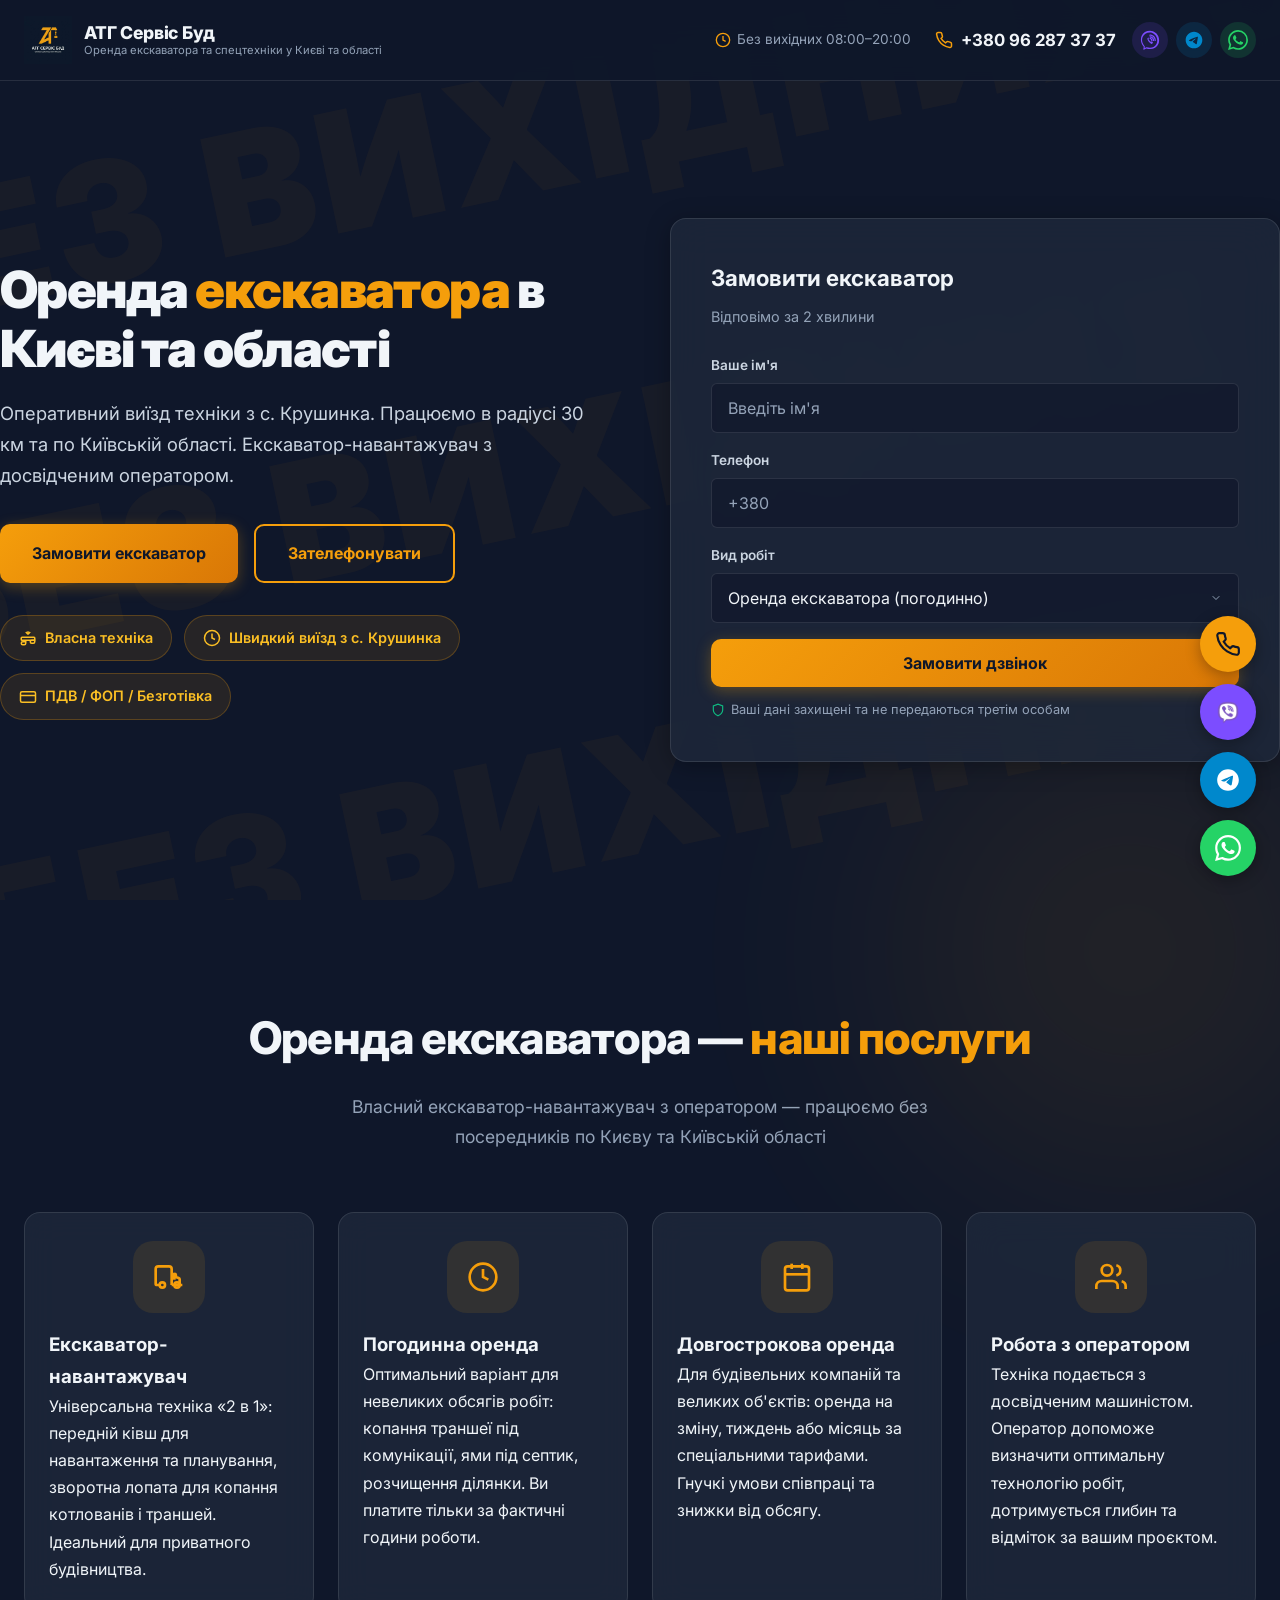
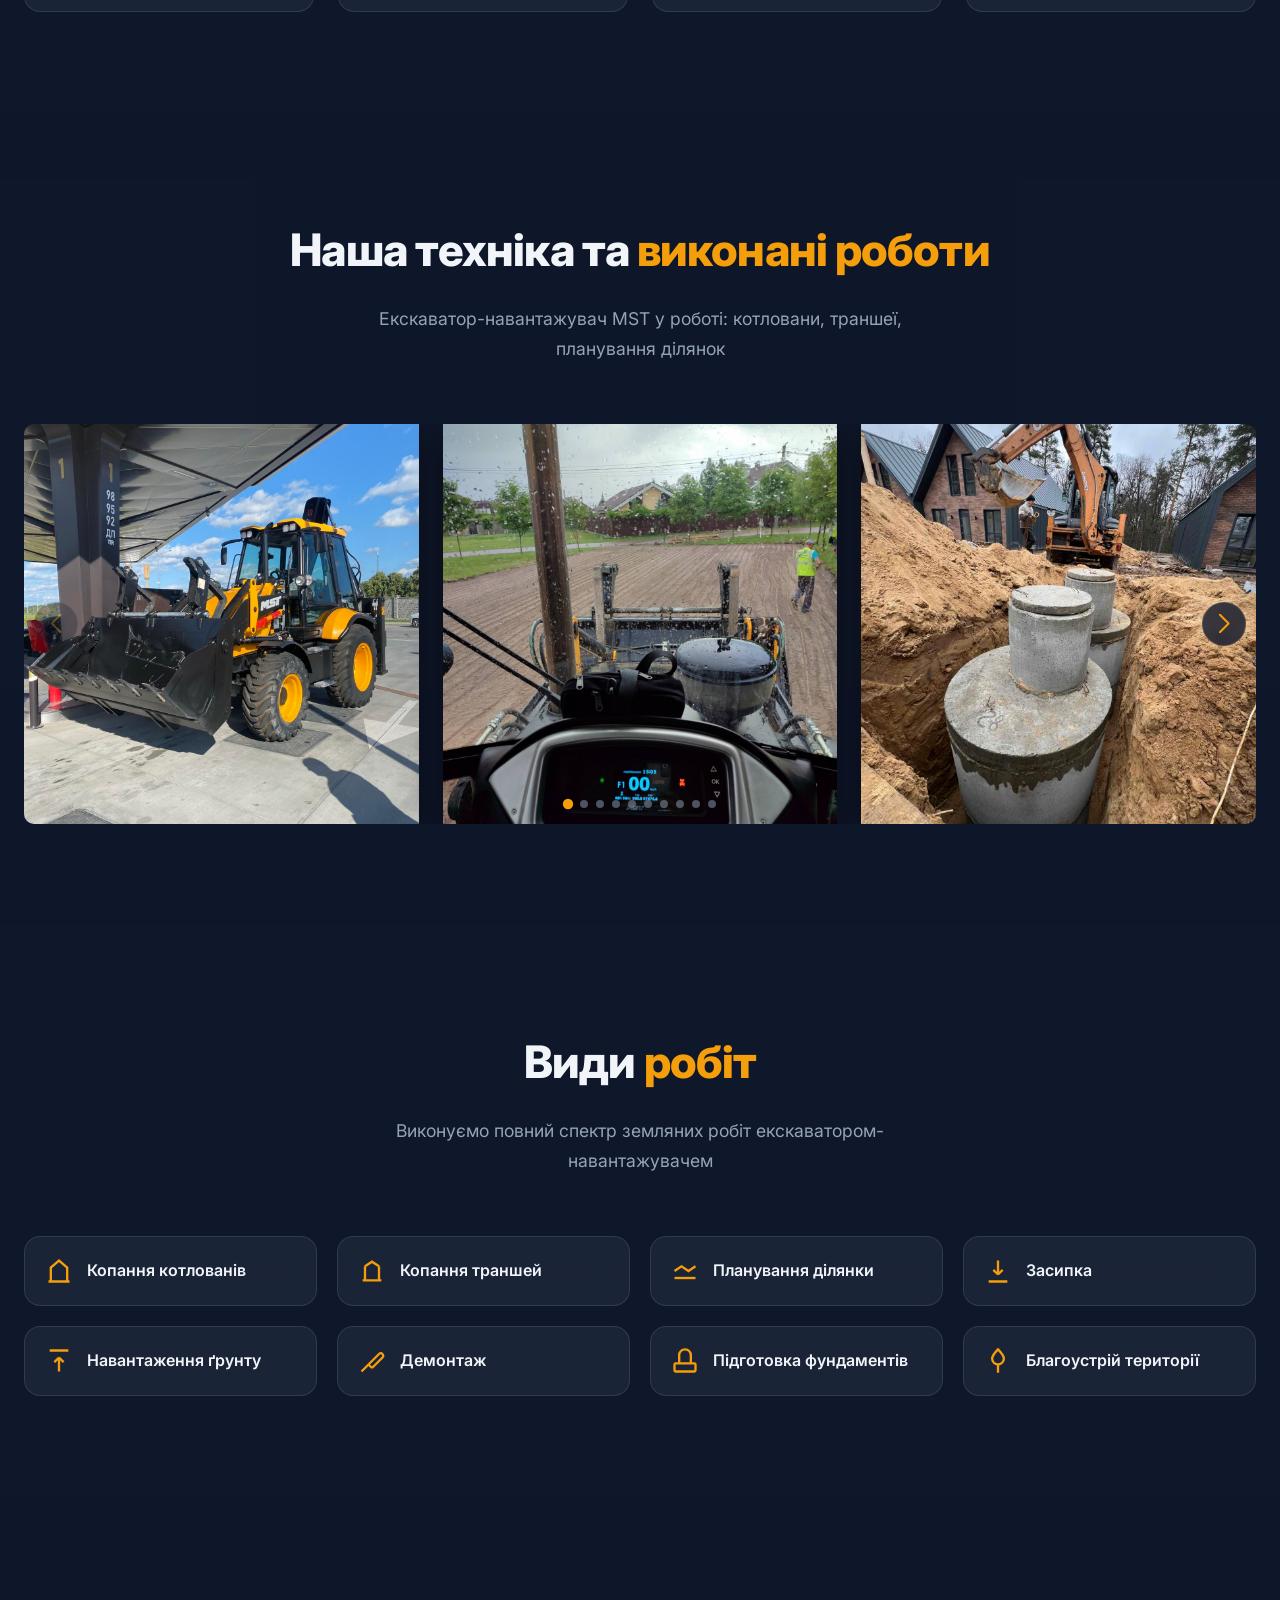
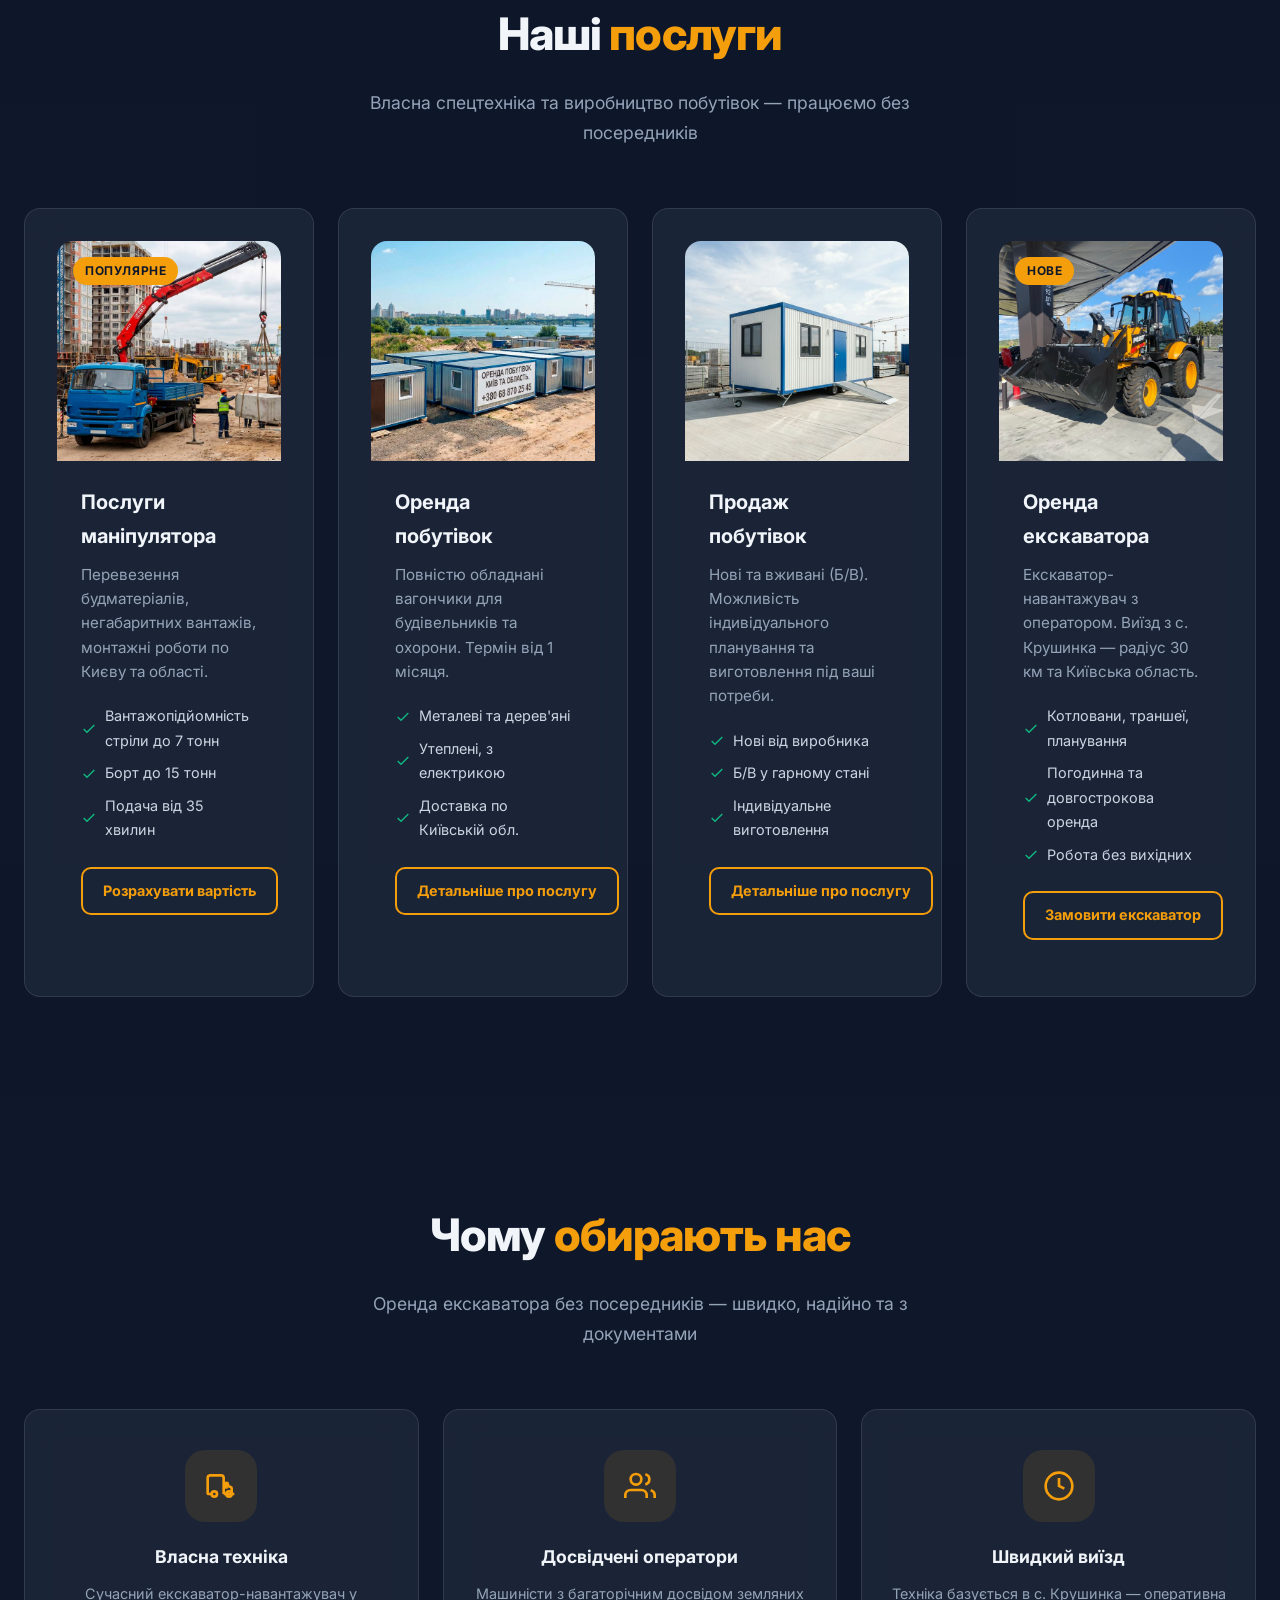
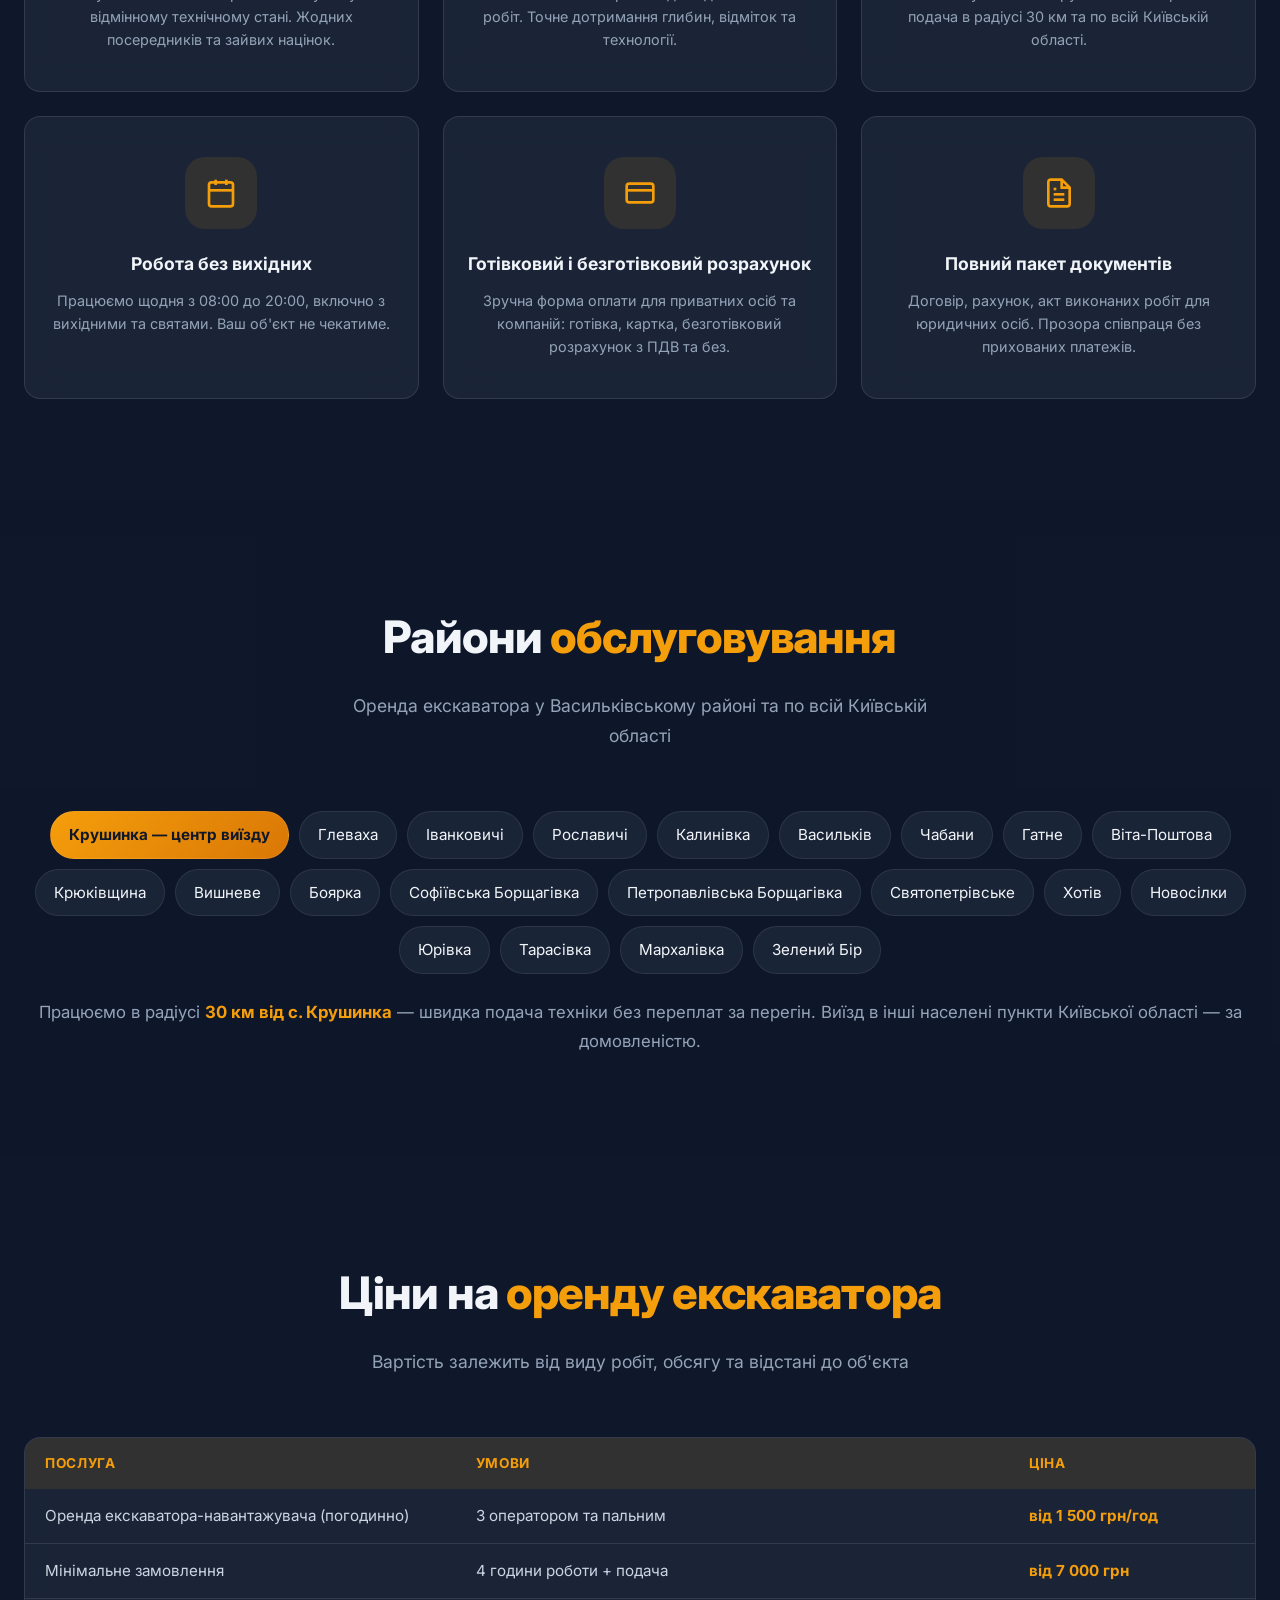
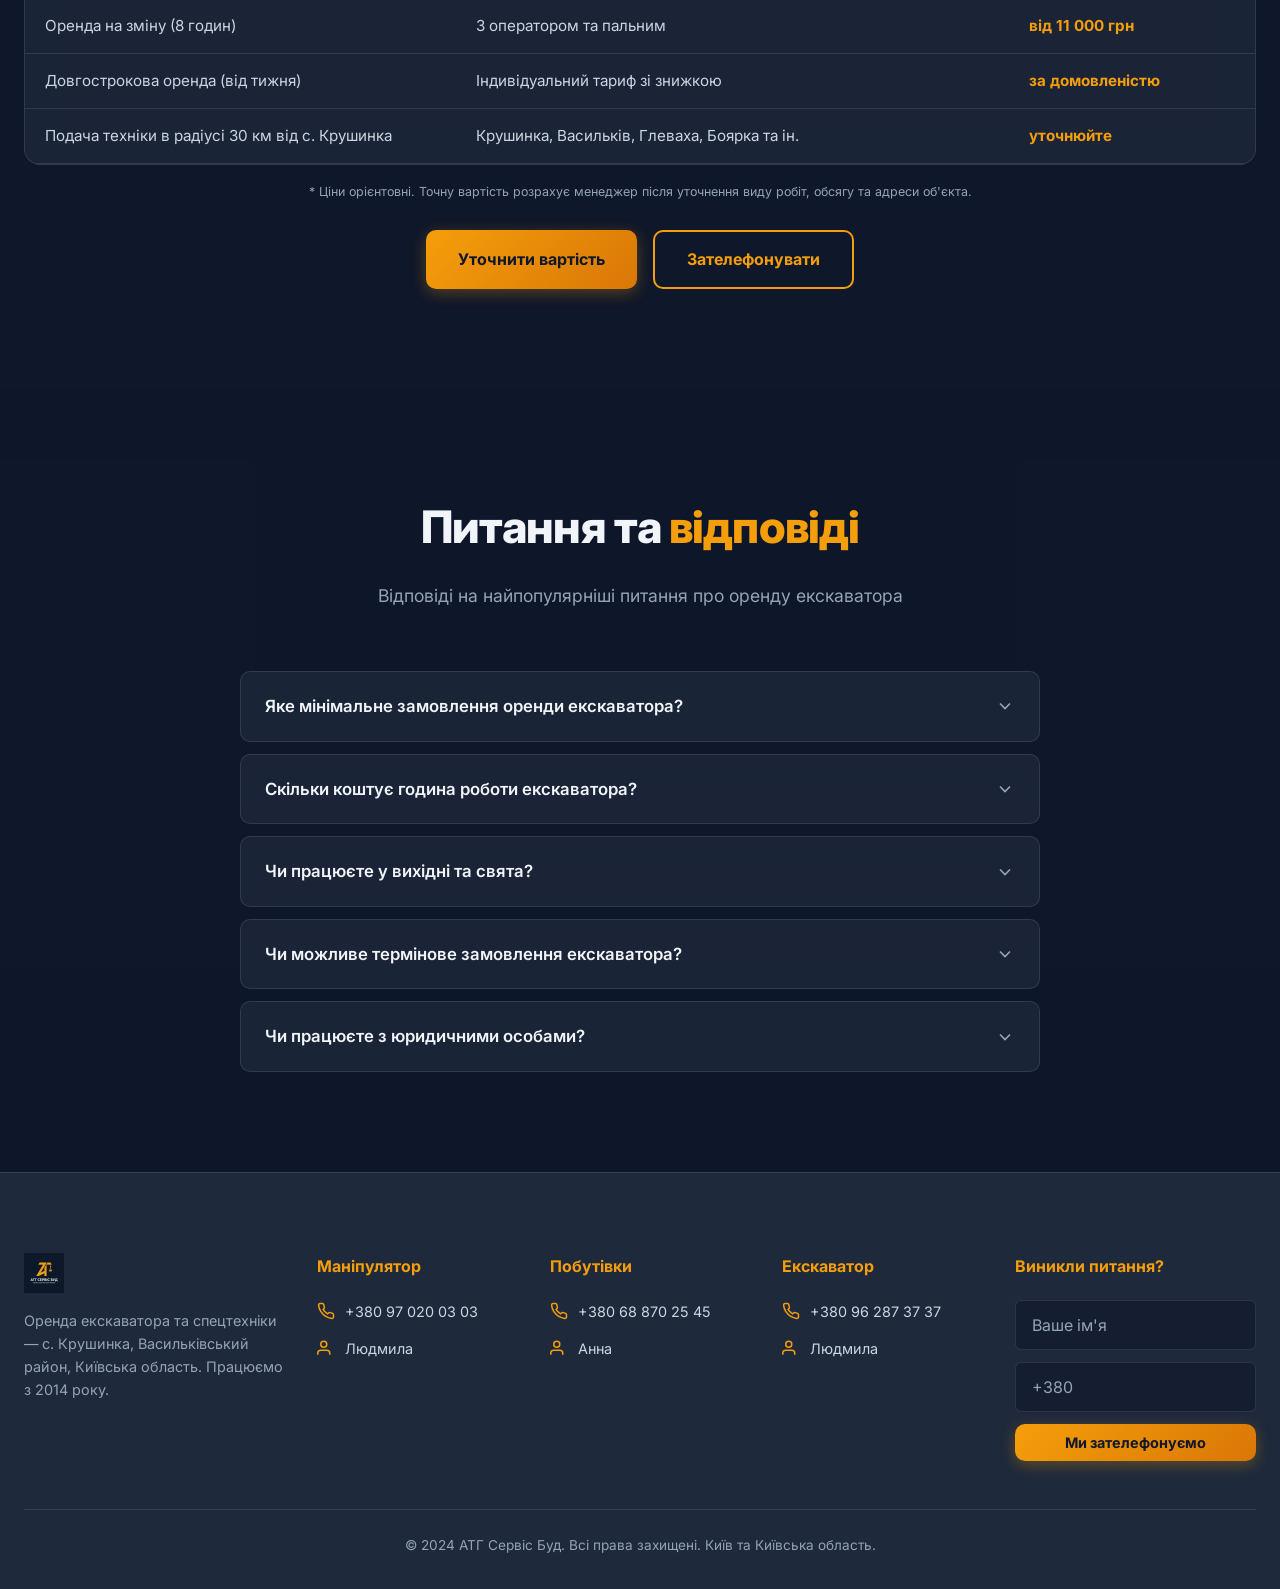
<file: orenda-ekskavatora.html>
<!DOCTYPE html>
<html lang="uk">

<head>
    <meta charset="UTF-8">
    <script>(function (w, d, s, l, i) {
            w[l] = w[l] || []; w[l].push({
                'gtm.start':
                    new Date().getTime(), event: 'gtm.js'
            }); var f = d.getElementsByTagName(s)[0],
                j = d.createElement(s), dl = l != 'dataLayer' ? '&l=' + l : ''; j.async = true; j.src =
                    'https://www.googletagmanager.com/gtm.js?id=' + i + dl; f.parentNode.insertBefore(j, f);
        })(window, document, 'script', 'dataLayer', 'GTM-NQ57L84B');</script>
    <meta name="viewport" content="width=device-width, initial-scale=1.0">
    <title>Оренда екскаватора в Києві та області — виїзд з с. Крушинка | АТГ Сервіс Буд</title>
    <meta name="description"
        content="Оренда екскаватора-навантажувача з оператором у Києві та Київській області. Оперативний виїзд з с. Крушинка, радіус 30 км: Васильків, Глеваха, Боярка, Вишневе. Котловани, траншеї, планування. Без вихідних!">
    <link rel="canonical" href="https://www.manipulator-kyiv.kiev.ua/orenda-ekskavatora.html">
    <meta property="og:title" content="Оренда екскаватора в Києві та області | АТГ Сервіс Буд">
    <meta property="og:description"
        content="Екскаватор-навантажувач з оператором. Виїзд з с. Крушинка, працюємо в радіусі 30 км та по Київській області. Без вихідних 08:00–20:00.">
    <meta property="og:type" content="website">
    <meta property="og:url" content="https://www.manipulator-kyiv.kiev.ua/orenda-ekskavatora.html">
    <meta property="og:image" content="https://www.manipulator-kyiv.kiev.ua/images/ekskavator-08.jpg">
    <link rel="stylesheet" href="style.css?v=6">
    <link rel="stylesheet" href="https://cdn.jsdelivr.net/npm/swiper@11/swiper-bundle.min.css" />
    <link rel="icon" type="image/png" href="images/logo.png">
    <style>
        .hero-cta {
            display: flex;
            gap: 16px;
            flex-wrap: wrap;
            margin-bottom: 8px;
        }

        .desc-grid {
            display: grid;
            grid-template-columns: repeat(4, 1fr);
            gap: 24px;
        }

        .desc-card {
            padding: 28px 24px;
        }

        .desc-card .advantage-icon {
            margin-bottom: 16px;
        }

        .works-grid {
            display: grid;
            grid-template-columns: repeat(4, 1fr);
            gap: 20px;
        }

        .work-card {
            display: flex;
            align-items: center;
            gap: 14px;
            padding: 20px;
        }

        .work-card svg {
            width: 28px;
            height: 28px;
            flex-shrink: 0;
            color: var(--primary);
        }

        .work-card h3 {
            font-size: 1rem;
            font-weight: 600;
            margin: 0;
        }

        .adv-grid-3 {
            display: grid;
            grid-template-columns: repeat(3, 1fr);
            gap: 24px;
        }

        .districts-wrap {
            display: flex;
            flex-wrap: wrap;
            gap: 10px;
            justify-content: center;
            margin-bottom: 24px;
        }

        .district-chip {
            padding: 10px 18px;
            border-radius: 30px;
            background: var(--bg-card-glass);
            border: 1px solid rgba(255, 255, 255, 0.08);
            font-size: 0.95rem;
            color: var(--text-primary);
        }

        .district-chip.center {
            background: linear-gradient(135deg, var(--primary), var(--primary-dark));
            color: #0F172A;
            font-weight: 700;
        }

        .districts-note {
            text-align: center;
            color: var(--text-muted);
            font-size: 1.05rem;
        }

        .districts-note strong {
            color: var(--primary);
        }

        .price-cta {
            display: flex;
            gap: 16px;
            flex-wrap: wrap;
            justify-content: center;
            margin-top: 28px;
        }

        @media (max-width: 1024px) {

            .desc-grid,
            .works-grid {
                grid-template-columns: repeat(2, 1fr);
            }

            .adv-grid-3 {
                grid-template-columns: repeat(2, 1fr);
            }
        }

        @media (max-width: 640px) {

            .desc-grid,
            .works-grid,
            .adv-grid-3 {
                grid-template-columns: 1fr;
            }
        }
    </style>
</head>

<body data-lead-goal="Оренда екскаватора" data-contact-phone="380962873737"><noscript><iframe src="https://www.googletagmanager.com/ns.html?id=GTM-NQ57L84B" height="0" width="0"
            style="display:none;visibility:hidden"></iframe></noscript>

    <!-- HEADER -->
    <header class="header" id="header">
        <div class="container header-inner">
            <a href="index.html" class="header-logo">
                <img src="images/logo.png" alt="АТГ Сервіс Буд">
                <div class="header-logo-text">
                    <span class="header-logo-name">АТГ Сервіс Буд</span>
                    <span class="header-logo-desc">Оренда екскаватора та спецтехніки у Києві та області</span>
                </div>
            </a>
            <div class="header-info">
                <div class="header-schedule">
                    <svg viewBox="0 0 24 24" fill="none" stroke="currentColor" stroke-width="2">
                        <circle cx="12" cy="12" r="10" />
                        <polyline points="12 6 12 12 16 14" />
                    </svg>
                    <span>Без вихідних 08:00–20:00</span>
                </div>
                <div class="header-contacts">
                    <a href="tel:+380962873737" class="header-phone">
                        <svg viewBox="0 0 24 24" fill="none" stroke="currentColor" stroke-width="2">
                            <path
                                d="M22 16.92v3a2 2 0 01-2.18 2 19.79 19.79 0 01-8.63-3.07 19.5 19.5 0 01-6-6A19.79 19.79 0 012.12 4.18 2 2 0 014.11 2h3a2 2 0 012 1.72c.127.96.361 1.903.7 2.81a2 2 0 01-.45 2.11L8.09 9.91a16 16 0 006 6l1.27-1.27a2 2 0 012.11-.45c.907.339 1.85.573 2.81.7A2 2 0 0122 16.92z" />
                        </svg>
                        +380 96 287 37 37
                    </a>
                    <div class="header-messengers">
                        <a href="viber://chat?number=%2B380962873737" class="messenger-icon viber" title="Viber">
                            <svg viewBox="0 0 24 24" fill="currentColor">
                                <path
                                    d="M12.031 1.003c-4.474-.024-8.478 2.163-10.158 6.273-1.066 2.607-1.02 5.593-.112 8.25.605 1.762 1.56 3.335 2.748 4.664l-.556 3.012c-.072.39.33.687.686.505l2.905-1.487a15.98 15.98 0 004.456.638c4.474.024 8.478-2.163 10.158-6.273 1.066-2.607 1.02-5.593.112-8.25C21.097 4.73 16.955 1.03 12.031 1.003zM12 3.003c3.8.022 7.16 3.127 8.136 6.197.763 2.238.8 4.727-.112 6.96-1.353 3.31-4.69 5.136-8.18 5.115a13.94 13.94 0 01-3.654-.49l-.552-.152-.487.25-1.612.824.32-1.73-.288-.414c-1.1-1.2-1.97-2.63-2.504-4.18-.766-2.238-.8-4.727.112-6.96C4.532 5.112 7.87 2.98 12 3.003zm-.1 2.5a.75.75 0 000 1.5c2.903 0 5.596 2.243 5.596 5.497a.75.75 0 001.5 0c0-4.136-3.393-6.997-7.096-6.997zm.243 1.859a.75.75 0 00-.035 1.5c1.727.04 3.392 1.487 3.392 3.638a.75.75 0 001.5 0c0-2.95-2.335-5.09-4.857-5.138zm.09 1.893a.75.75 0 00-.23 1.47c.69.217 1.497.95 1.497 2.275a.75.75 0 001.5 0c0-2.016-1.303-3.2-2.592-3.696a.75.75 0 00-.175-.05zM10.5 9c-.585 0-.893.25-1.19.54-.306.298-.517.71-.517.71a.5.5 0 00-.027.294c.26 1.21.88 2.423 1.753 3.54.973 1.242 2.07 2.055 3.242 2.59a.5.5 0 00.37.016s.444-.18.768-.47c.34-.303.601-.62.601-1.22 0-.552-.448-1-.998-1-.14 0-.393.072-.674.166-.28.094-.612.094-.856-.078l-.043-.028a8.926 8.926 0 01-1.662-1.47 8.88 8.88 0 01-.808-1.088l-.063-.1c-.167-.283-.14-.592-.032-.83.107-.24.234-.49.234-.622 0-.55-.448-1-.998-1-.04 0-.068-.004-.1 0z" />
                            </svg>
                        </a>
                        <a href="https://t.me/+380962873737" class="messenger-icon telegram" title="Telegram">
                            <svg viewBox="0 0 24 24" fill="currentColor">
                                <path
                                    d="M12 2C6.48 2 2 6.48 2 12s4.48 10 10 10 10-4.48 10-10S17.52 2 12 2zm4.64 6.8c-.15 1.58-.8 5.42-1.13 7.19-.14.75-.42 1-.68 1.03-.58.05-1.02-.38-1.58-.75-.88-.58-1.38-.94-2.23-1.5-.99-.65-.35-1.01.22-1.59.15-.15 2.71-2.48 2.76-2.69a.2.2 0 00-.05-.18c-.06-.05-.14-.03-.21-.02-.09.02-1.49.95-4.22 2.79-.4.27-.76.41-1.08.4-.36-.01-1.04-.2-1.55-.37-.63-.2-1.12-.31-1.08-.66.02-.18.27-.36.74-.55 2.92-1.27 4.86-2.11 5.83-2.51 2.78-1.16 3.35-1.36 3.73-1.36.08 0 .27.02.39.12.1.08.13.19.14.27-.01.06.01.24 0 .38z" />
                            </svg>
                        </a>
                        <a href="https://wa.me/380962873737" class="messenger-icon whatsapp" title="WhatsApp">
                            <svg viewBox="0 0 24 24" fill="currentColor">
                                <path
                                    d="M17.472 14.382c-.297-.149-1.758-.867-2.03-.967-.273-.099-.471-.148-.67.15-.197.297-.767.966-.94 1.164-.173.199-.347.223-.644.075-.297-.15-1.255-.463-2.39-1.475-.883-.788-1.48-1.761-1.653-2.059-.173-.297-.018-.458.13-.606.134-.133.298-.347.446-.52.149-.174.198-.298.298-.497.099-.198.05-.371-.025-.52-.075-.149-.669-1.612-.916-2.207-.242-.579-.487-.5-.669-.51-.173-.008-.371-.01-.57-.01-.198 0-.52.074-.792.372-.272.297-1.04 1.016-1.04 2.479 0 1.462 1.065 2.875 1.213 3.074.149.198 2.096 3.2 5.077 4.487.709.306 1.262.489 1.694.625.712.227 1.36.195 1.871.118.571-.085 1.758-.719 2.006-1.413.248-.694.248-1.289.173-1.413-.074-.124-.272-.198-.57-.347m-5.421 7.403h-.004a9.87 9.87 0 01-5.031-1.378l-.361-.214-3.741.982.998-3.648-.235-.374a9.86 9.86 0 01-1.51-5.26c.001-5.45 4.436-9.884 9.888-9.884 2.64 0 5.122 1.03 6.988 2.898a9.825 9.825 0 012.893 6.994c-.003 5.45-4.437 9.884-9.885 9.884m8.413-18.297A11.815 11.815 0 0012.05 0C5.495 0 .16 5.335.157 11.892c0 2.096.547 4.142 1.588 5.945L.057 24l6.305-1.654a11.882 11.882 0 005.683 1.448h.005c6.554 0 11.89-5.335 11.893-11.893a11.821 11.821 0 00-3.48-8.413z" />
                            </svg>
                        </a>
                    </div>
                </div>
            </div>
            <button class="mobile-menu-btn" id="mobileMenuBtn" aria-label="Меню">
                <span></span><span></span><span></span>
            </button>
        </div>
    </header>

    <!-- HERO -->
    <section class="hero" id="hero">
        <div class="hero-bg">
            <div class="hero-marquee-wrap">
                <div class="hero-marquee-track">
                    <span>БЕЗ ВИХІДНИХ З 08:00–20:00</span>
                    <span>БЕЗ ВИХІДНИХ З 08:00–20:00</span>
                    <span>БЕЗ ВИХІДНИХ З 08:00–20:00</span>
                    <span>БЕЗ ВИХІДНИХ З 08:00–20:00</span>
                    <span>БЕЗ ВИХІДНИХ З 08:00–20:00</span>
                    <span>БЕЗ ВИХІДНИХ З 08:00–20:00</span>
                    <span>БЕЗ ВИХІДНИХ З 08:00–20:00</span>
                    <span>БЕЗ ВИХІДНИХ З 08:00–20:00</span>
                </div>
                <div class="hero-marquee-track hero-marquee-track-2">
                    <span>БЕЗ ВИХІДНИХ З 08:00–20:00</span>
                    <span>БЕЗ ВИХІДНИХ З 08:00–20:00</span>
                    <span>БЕЗ ВИХІДНИХ З 08:00–20:00</span>
                    <span>БЕЗ ВИХІДНИХ З 08:00–20:00</span>
                    <span>БЕЗ ВИХІДНИХ З 08:00–20:00</span>
                    <span>БЕЗ ВИХІДНИХ З 08:00–20:00</span>
                    <span>БЕЗ ВИХІДНИХ З 08:00–20:00</span>
                    <span>БЕЗ ВИХІДНИХ З 08:00–20:00</span>
                </div>
                <div class="hero-marquee-track hero-marquee-track-3">
                    <span>БЕЗ ВИХІДНИХ З 08:00–20:00</span>
                    <span>БЕЗ ВИХІДНИХ З 08:00–20:00</span>
                    <span>БЕЗ ВИХІДНИХ З 08:00–20:00</span>
                    <span>БЕЗ ВИХІДНИХ З 08:00–20:00</span>
                    <span>БЕЗ ВИХІДНИХ З 08:00–20:00</span>
                    <span>БЕЗ ВИХІДНИХ З 08:00–20:00</span>
                    <span>БЕЗ ВИХІДНИХ З 08:00–20:00</span>
                    <span>БЕЗ ВИХІДНИХ З 08:00–20:00</span>
                </div>
            </div>
        </div>
        <div class="container hero-content">
            <div class="hero-text">
                <h1>Оренда <span>екскаватора</span> в Києві та області</h1>
                <p class="hero-subtitle">Оперативний виїзд техніки з с. Крушинка. Працюємо в радіусі 30 км та по
                    Київській області. Екскаватор-навантажувач з досвідченим оператором.</p>
                <div class="hero-cta">
                    <a href="#heroForm" class="btn btn-primary btn-pulse">Замовити екскаватор</a>
                    <a href="tel:+380962873737" class="btn btn-outline">Зателефонувати</a>
                </div>
                <div class="hero-badges">
                    <div class="hero-badge">
                        <svg viewBox="0 0 24 24" fill="none" stroke="currentColor" stroke-width="2">
                            <path
                                d="M9 17H5a2 2 0 00-2 2 2 2 0 002 2h2a2 2 0 002-2zm12-2h-4a2 2 0 00-2 2 2 2 0 002 2h2a2 2 0 002-2zM12 7V3m0 4l-3-3m3 3l3-3" />
                            <rect x="3" y="11" width="18" height="4" rx="1" />
                        </svg>
                        Власна техніка
                    </div>
                    <div class="hero-badge">
                        <svg viewBox="0 0 24 24" fill="none" stroke="currentColor" stroke-width="2">
                            <circle cx="12" cy="12" r="10" />
                            <polyline points="12 6 12 12 16 14" />
                        </svg>
                        Швидкий виїзд з с. Крушинка
                    </div>
                    <div class="hero-badge">
                        <svg viewBox="0 0 24 24" fill="none" stroke="currentColor" stroke-width="2">
                            <rect x="2" y="5" width="20" height="14" rx="2" />
                            <line x1="2" y1="10" x2="22" y2="10" />
                        </svg>
                        ПДВ / ФОП / Безготівка
                    </div>
                </div>
            </div>
            <div class="hero-form-card" id="heroForm">
                <h3 class="hero-form-title">Замовити екскаватор</h3>
                <p class="hero-form-subtitle">Відповімо за 2 хвилини</p>
                <form id="heroFormSubmit">
                    <div class="form-group">
                        <label for="heroName">Ваше ім'я</label>
                        <input type="text" id="heroName" class="form-input" placeholder="Введіть ім'я" required>
                    </div>
                    <div class="form-group">
                        <label for="heroPhone">Телефон</label>
                        <input type="tel" id="heroPhone" class="form-input" placeholder="+380" required>
                    </div>
                    <div class="form-group">
                        <label for="heroService">Вид робіт</label>
                        <select id="heroService" class="form-select">
                            <option value="hourly">Оренда екскаватора (погодинно)</option>
                            <option value="kotlovan">Копання котловану</option>
                            <option value="transheya">Копання траншеї</option>
                            <option value="planuvannya">Планування ділянки</option>
                            <option value="longterm">Довгострокова оренда</option>
                            <option value="other">Інші земельні роботи</option>
                        </select>
                    </div>
                    <button type="submit" class="btn btn-primary btn-pulse" style="width:100%">Замовити дзвінок</button>
                    <div class="form-trust">
                        <svg viewBox="0 0 24 24" fill="none" stroke="currentColor" stroke-width="2">
                            <path d="M12 22s8-4 8-10V5l-8-3-8 3v7c0 6 8 10 8 10z" />
                        </svg>
                        Ваші дані захищені та не передаються третім особам
                    </div>
                </form>
            </div>
        </div>
    </section>

    <!-- SERVICE DESCRIPTION -->
    <section class="section" id="services">
        <div class="bg-accent bg-accent-1"></div>
        <div class="container">
            <h2 class="section-title">Оренда екскаватора — <span>наші послуги</span></h2>
            <p class="section-subtitle">Власний екскаватор-навантажувач з оператором — працюємо без посередників по
                Києву та Київській області</p>
            <div class="desc-grid">
                <div class="glass-card desc-card">
                    <div class="advantage-icon">
                        <svg viewBox="0 0 24 24" fill="none" stroke="currentColor" stroke-width="2">
                            <path
                                d="M14 18V6a2 2 0 00-2-2H4a2 2 0 00-2 2v11a1 1 0 001 1h2m10 0h4a1 1 0 001-1v-3.28a1 1 0 00-.684-.948l-3-1A1 1 0 0016 9.72V14m-2 4h2m4 0h2" />
                            <circle cx="7" cy="18" r="2" />
                            <circle cx="18" cy="18" r="2" />
                        </svg>
                    </div>
                    <h3>Екскаватор-навантажувач</h3>
                    <p>Універсальна техніка «2 в 1»: передній ківш для навантаження та планування, зворотна лопата для
                        копання котлованів і траншей. Ідеальний для приватного будівництва.</p>
                </div>
                <div class="glass-card desc-card">
                    <div class="advantage-icon">
                        <svg viewBox="0 0 24 24" fill="none" stroke="currentColor" stroke-width="2">
                            <circle cx="12" cy="12" r="10" />
                            <polyline points="12 6 12 12 16 14" />
                        </svg>
                    </div>
                    <h3>Погодинна оренда</h3>
                    <p>Оптимальний варіант для невеликих обсягів робіт: копання траншеї під комунікації, ями під септик,
                        розчищення ділянки. Ви платите тільки за фактичні години роботи.</p>
                </div>
                <div class="glass-card desc-card">
                    <div class="advantage-icon">
                        <svg viewBox="0 0 24 24" fill="none" stroke="currentColor" stroke-width="2">
                            <rect x="3" y="4" width="18" height="18" rx="2" />
                            <line x1="16" y1="2" x2="16" y2="6" />
                            <line x1="8" y1="2" x2="8" y2="6" />
                            <line x1="3" y1="10" x2="21" y2="10" />
                        </svg>
                    </div>
                    <h3>Довгострокова оренда</h3>
                    <p>Для будівельних компаній та великих об'єктів: оренда на зміну, тиждень або місяць за спеціальними
                        тарифами. Гнучкі умови співпраці та знижки від обсягу.</p>
                </div>
                <div class="glass-card desc-card">
                    <div class="advantage-icon">
                        <svg viewBox="0 0 24 24" fill="none" stroke="currentColor" stroke-width="2">
                            <path d="M17 21v-2a4 4 0 00-4-4H5a4 4 0 00-4 4v2" />
                            <circle cx="9" cy="7" r="4" />
                            <path d="M23 21v-2a4 4 0 00-3-3.87M16 3.13a4 4 0 010 7.75" />
                        </svg>
                    </div>
                    <h3>Робота з оператором</h3>
                    <p>Техніка подається з досвідченим машиністом. Оператор допоможе визначити оптимальну технологію
                        робіт, дотримується глибин та відміток за вашим проєктом.</p>
                </div>
            </div>
        </div>
    </section>

    <!-- GALLERY -->
    <section class="section" id="gallery" style="background:rgba(15,23,42,0.5)">
        <div class="container">
            <h2 class="section-title">Наша техніка та <span>виконані роботи</span></h2>
            <p class="section-subtitle">Екскаватор-навантажувач MST у роботі: котловани, траншеї, планування ділянок</p>
            <div class="swiper gallery-slider" id="swiper-ekskavator">
                <div class="swiper-wrapper">
                    <div class="swiper-slide"><img src="images/ekskavator-08.jpg"
                            alt="Екскаватор-навантажувач MST — оренда екскаватора в Києві та області" class="gallery-img">
                    </div>
                    <div class="swiper-slide"><img src="images/ekskavator-01.jpg"
                            alt="Планування ділянки екскаватором-навантажувачем у Київській області" class="gallery-img"
                            loading="lazy"></div>
                    <div class="swiper-slide"><img src="images/ekskavator-02.jpg"
                            alt="Встановлення бетонних кілець септика екскаватором — монтаж каналізації під ключ"
                            class="gallery-img" loading="lazy"></div>
                    <div class="swiper-slide"><img src="images/ekskavator-03.jpg"
                            alt="Копання траншеї під комунікації екскаватором у Київській області" class="gallery-img"
                            loading="lazy"></div>
                    <div class="swiper-slide"><img src="images/ekskavator-04.jpg"
                            alt="Планування та вирівнювання ділянки екскаватором-навантажувачем" class="gallery-img"
                            loading="lazy"></div>
                    <div class="swiper-slide"><img src="images/ekskavator-07.jpg"
                            alt="Спланований майданчик екскаватором — підготовка території під забудову"
                            class="gallery-img" loading="lazy"></div>
                    <div class="swiper-slide"><img src="images/ekskavator-09.jpg"
                            alt="Буріння отворів під палі екскаватором з ямобуром" class="gallery-img" loading="lazy">
                    </div>
                    <div class="swiper-slide"><img src="images/ekskavator-10.jpg"
                            alt="Екскаватор-навантажувач MST 642 взимку — працюємо цілий рік" class="gallery-img"
                            loading="lazy"></div>
                    <div class="swiper-slide"><img src="images/ekskavator-11.jpg"
                            alt="Екскаватор-навантажувач JCB 3CX — оренда з оператором у Київській області"
                            class="gallery-img" loading="lazy"></div>
                    <div class="swiper-slide"><img src="images/ekskavator-12.jpg"
                            alt="Екскаватор-навантажувач JCB з фронтальним ковшем — власний автопарк"
                            class="gallery-img" loading="lazy"></div>
                    <div class="swiper-slide"><img src="images/ekskavator-13.jpg"
                            alt="Парк екскаваторів-навантажувачів MST та JCB — власна техніка без посередників"
                            class="gallery-img" loading="lazy"></div>
                    <div class="swiper-slide"><img src="images/ekskavator-14.jpg"
                            alt="Спланована ділянка після роботи екскаватора — результат наших робіт" class="gallery-img"
                            loading="lazy"></div>
                </div>
                <div class="swiper-pagination"></div>
                <div class="swiper-button-prev"></div>
                <div class="swiper-button-next"></div>
            </div>
        </div>
    </section>

    <!-- WORK TYPES -->
    <section class="section" id="works">
        <div class="container">
            <h2 class="section-title">Види <span>робіт</span></h2>
            <p class="section-subtitle">Виконуємо повний спектр земляних робіт екскаватором-навантажувачем</p>
            <div class="works-grid">
                <div class="glass-card work-card">
                    <svg viewBox="0 0 24 24" fill="none" stroke="currentColor" stroke-width="2">
                        <path d="M3 21h18M5 21V9l7-6 7 6v12" />
                    </svg>
                    <h3>Копання котлованів</h3>
                </div>
                <div class="glass-card work-card">
                    <svg viewBox="0 0 24 24" fill="none" stroke="currentColor" stroke-width="2">
                        <path d="M4 20h16M6 20V8m12 12V8M6 8l6-4 6 4" />
                    </svg>
                    <h3>Копання траншей</h3>
                </div>
                <div class="glass-card work-card">
                    <svg viewBox="0 0 24 24" fill="none" stroke="currentColor" stroke-width="2">
                        <line x1="3" y1="18" x2="21" y2="18" />
                        <polyline points="3 12 9 8 15 12 21 8" />
                    </svg>
                    <h3>Планування ділянки</h3>
                </div>
                <div class="glass-card work-card">
                    <svg viewBox="0 0 24 24" fill="none" stroke="currentColor" stroke-width="2">
                        <path d="M12 3v12m0 0l-4-4m4 4l4-4M4 21h16" />
                    </svg>
                    <h3>Засипка</h3>
                </div>
                <div class="glass-card work-card">
                    <svg viewBox="0 0 24 24" fill="none" stroke="currentColor" stroke-width="2">
                        <path d="M12 21V9m0 0l-4 4m4-4l4 4M4 3h16" />
                    </svg>
                    <h3>Навантаження ґрунту</h3>
                </div>
                <div class="glass-card work-card">
                    <svg viewBox="0 0 24 24" fill="none" stroke="currentColor" stroke-width="2">
                        <path d="M3 21l6-6m0 0l9-9a2.12 2.12 0 013 3l-9 9m-3-3l3 3" />
                    </svg>
                    <h3>Демонтаж</h3>
                </div>
                <div class="glass-card work-card">
                    <svg viewBox="0 0 24 24" fill="none" stroke="currentColor" stroke-width="2">
                        <rect x="3" y="14" width="18" height="7" rx="1" />
                        <path d="M7 14V7a5 5 0 0110 0v7" />
                    </svg>
                    <h3>Підготовка фундаментів</h3>
                </div>
                <div class="glass-card work-card">
                    <svg viewBox="0 0 24 24" fill="none" stroke="currentColor" stroke-width="2">
                        <path d="M12 22v-7m0 0a5 5 0 005-5c0-3-2-5-5-8-3 3-5 5-5 8a5 5 0 005 5z" />
                    </svg>
                    <h3>Благоустрій території</h3>
                </div>
            </div>
        </div>
    </section>

    <!-- ALL SERVICES -->
    <section class="section" id="all-services" style="background:rgba(15,23,42,0.5)">
        <div class="container">
            <h2 class="section-title">Наші <span>послуги</span></h2>
            <p class="section-subtitle">Власна спецтехніка та виробництво побутівок — працюємо без посередників</p>
            <div class="services-grid">
                <div class="glass-card service-card">
                    <div class="service-card-img"><img src="images/manipulator-service.jpg" alt="Послуги маніпулятора"
                            loading="lazy"><span class="service-tag">Популярне</span></div>
                    <div class="service-card-body">
                        <h3>Послуги маніпулятора</h3>
                        <p>Перевезення будматеріалів, негабаритних вантажів, монтажні роботи по Києву та області.</p>
                        <ul class="service-features">
                            <li><svg viewBox="0 0 24 24" fill="none" stroke="currentColor" stroke-width="2">
                                    <polyline points="20 6 9 17 4 12" />
                                </svg>Вантажопідйомність стріли до 7 тонн</li>
                            <li><svg viewBox="0 0 24 24" fill="none" stroke="currentColor" stroke-width="2">
                                    <polyline points="20 6 9 17 4 12" />
                                </svg>Борт до 15 тонн</li>
                            <li><svg viewBox="0 0 24 24" fill="none" stroke="currentColor" stroke-width="2">
                                    <polyline points="20 6 9 17 4 12" />
                                </svg>Подача від 35 хвилин</li>
                        </ul>
                        <a href="index.html#calculator" class="btn btn-outline btn-sm">Розрахувати вартість</a>
                    </div>
                </div>
                <div class="glass-card service-card">
                    <div class="service-card-img"><img src="images/bytovka-service.jpg" alt="Оренда побутівок"
                            loading="lazy"></div>
                    <div class="service-card-body">
                        <h3>Оренда побутівок</h3>
                        <p>Повністю обладнані вагончики для будівельників та охорони. Термін від 1 місяця.</p>
                        <ul class="service-features">
                            <li><svg viewBox="0 0 24 24" fill="none" stroke="currentColor" stroke-width="2">
                                    <polyline points="20 6 9 17 4 12" />
                                </svg>Металеві та дерев'яні</li>
                            <li><svg viewBox="0 0 24 24" fill="none" stroke="currentColor" stroke-width="2">
                                    <polyline points="20 6 9 17 4 12" />
                                </svg>Утеплені, з електрикою</li>
                            <li><svg viewBox="0 0 24 24" fill="none" stroke="currentColor" stroke-width="2">
                                    <polyline points="20 6 9 17 4 12" />
                                </svg>Доставка по Київській обл.</li>
                        </ul>
                        <a href="orenda-prodazh-pobutivok.html" class="btn btn-outline btn-sm">Детальніше про
                            послугу</a>
                    </div>
                </div>
                <div class="glass-card service-card">
                    <div class="service-card-img"><img src="images/gallery-work.jpg" alt="Продаж побутівок"
                            loading="lazy"></div>
                    <div class="service-card-body">
                        <h3>Продаж побутівок</h3>
                        <p>Нові та вживані (Б/В). Можливість індивідуального планування та виготовлення під ваші
                            потреби.</p>
                        <ul class="service-features">
                            <li><svg viewBox="0 0 24 24" fill="none" stroke="currentColor" stroke-width="2">
                                    <polyline points="20 6 9 17 4 12" />
                                </svg>Нові від виробника</li>
                            <li><svg viewBox="0 0 24 24" fill="none" stroke="currentColor" stroke-width="2">
                                    <polyline points="20 6 9 17 4 12" />
                                </svg>Б/В у гарному стані</li>
                            <li><svg viewBox="0 0 24 24" fill="none" stroke="currentColor" stroke-width="2">
                                    <polyline points="20 6 9 17 4 12" />
                                </svg>Індивідуальне виготовлення</li>
                        </ul>
                        <a href="orenda-prodazh-pobutivok.html" class="btn btn-outline btn-sm">Детальніше про
                            послугу</a>
                    </div>
                </div>
                <div class="glass-card service-card">
                    <div class="service-card-img"><img src="images/ekskavator-08.jpg"
                            alt="Оренда екскаватора в Києві та області" loading="lazy"><span
                            class="service-tag">Нове</span></div>
                    <div class="service-card-body">
                        <h3>Оренда екскаватора</h3>
                        <p>Екскаватор-навантажувач з оператором. Виїзд з с. Крушинка — радіус 30 км та Київська область.
                        </p>
                        <ul class="service-features">
                            <li><svg viewBox="0 0 24 24" fill="none" stroke="currentColor" stroke-width="2">
                                    <polyline points="20 6 9 17 4 12" />
                                </svg>Котловани, траншеї, планування</li>
                            <li><svg viewBox="0 0 24 24" fill="none" stroke="currentColor" stroke-width="2">
                                    <polyline points="20 6 9 17 4 12" />
                                </svg>Погодинна та довгострокова оренда</li>
                            <li><svg viewBox="0 0 24 24" fill="none" stroke="currentColor" stroke-width="2">
                                    <polyline points="20 6 9 17 4 12" />
                                </svg>Робота без вихідних</li>
                        </ul>
                        <a href="#heroForm" class="btn btn-outline btn-sm">Замовити екскаватор</a>
                    </div>
                </div>
            </div>
        </div>
    </section>

    <!-- ADVANTAGES -->
    <section class="section" id="advantages">
        <div class="container">
            <h2 class="section-title">Чому <span>обирають нас</span></h2>
            <p class="section-subtitle">Оренда екскаватора без посередників — швидко, надійно та з документами</p>
            <div class="adv-grid-3">
                <div class="glass-card advantage-card">
                    <div class="advantage-icon">
                        <svg viewBox="0 0 24 24" fill="none" stroke="currentColor" stroke-width="2">
                            <path
                                d="M14 18V6a2 2 0 00-2-2H4a2 2 0 00-2 2v11a1 1 0 001 1h2m10 0h4a1 1 0 001-1v-3.28a1 1 0 00-.684-.948l-3-1A1 1 0 0016 9.72V14m-2 4h2m4 0h2" />
                            <circle cx="7" cy="18" r="2" />
                            <circle cx="18" cy="18" r="2" />
                        </svg>
                    </div>
                    <h3>Власна техніка</h3>
                    <p>Сучасний екскаватор-навантажувач у відмінному технічному стані. Жодних посередників та зайвих
                        націнок.</p>
                </div>
                <div class="glass-card advantage-card">
                    <div class="advantage-icon">
                        <svg viewBox="0 0 24 24" fill="none" stroke="currentColor" stroke-width="2">
                            <path d="M17 21v-2a4 4 0 00-4-4H5a4 4 0 00-4 4v2" />
                            <circle cx="9" cy="7" r="4" />
                            <path d="M23 21v-2a4 4 0 00-3-3.87M16 3.13a4 4 0 010 7.75" />
                        </svg>
                    </div>
                    <h3>Досвідчені оператори</h3>
                    <p>Машиністи з багаторічним досвідом земляних робіт. Точне дотримання глибин, відміток та технології.
                    </p>
                </div>
                <div class="glass-card advantage-card">
                    <div class="advantage-icon">
                        <svg viewBox="0 0 24 24" fill="none" stroke="currentColor" stroke-width="2">
                            <circle cx="12" cy="12" r="10" />
                            <polyline points="12 6 12 12 16 14" />
                        </svg>
                    </div>
                    <h3>Швидкий виїзд</h3>
                    <p>Техніка базується в с. Крушинка — оперативна подача в радіусі 30 км та по всій Київській області.
                    </p>
                </div>
                <div class="glass-card advantage-card">
                    <div class="advantage-icon">
                        <svg viewBox="0 0 24 24" fill="none" stroke="currentColor" stroke-width="2">
                            <rect x="3" y="4" width="18" height="18" rx="2" />
                            <line x1="16" y1="2" x2="16" y2="6" />
                            <line x1="8" y1="2" x2="8" y2="6" />
                            <line x1="3" y1="10" x2="21" y2="10" />
                        </svg>
                    </div>
                    <h3>Робота без вихідних</h3>
                    <p>Працюємо щодня з 08:00 до 20:00, включно з вихідними та святами. Ваш об'єкт не чекатиме.</p>
                </div>
                <div class="glass-card advantage-card">
                    <div class="advantage-icon">
                        <svg viewBox="0 0 24 24" fill="none" stroke="currentColor" stroke-width="2">
                            <rect x="2" y="5" width="20" height="14" rx="2" />
                            <line x1="2" y1="10" x2="22" y2="10" />
                        </svg>
                    </div>
                    <h3>Готівковий і безготівковий розрахунок</h3>
                    <p>Зручна форма оплати для приватних осіб та компаній: готівка, картка, безготівковий розрахунок з
                        ПДВ та без.</p>
                </div>
                <div class="glass-card advantage-card">
                    <div class="advantage-icon">
                        <svg viewBox="0 0 24 24" fill="none" stroke="currentColor" stroke-width="2">
                            <path d="M14 2H6a2 2 0 00-2 2v16a2 2 0 002 2h12a2 2 0 002-2V8z" />
                            <polyline points="14 2 14 8 20 8" />
                            <line x1="16" y1="13" x2="8" y2="13" />
                            <line x1="16" y1="17" x2="8" y2="17" />
                            <polyline points="10 9 9 9 8 9" />
                        </svg>
                    </div>
                    <h3>Повний пакет документів</h3>
                    <p>Договір, рахунок, акт виконаних робіт для юридичних осіб. Прозора співпраця без прихованих
                        платежів.</p>
                </div>
            </div>
        </div>
    </section>

    <!-- SERVICE AREA -->
    <section class="section" id="districts" style="background:rgba(15,23,42,0.5)">
        <div class="container">
            <h2 class="section-title">Райони <span>обслуговування</span></h2>
            <p class="section-subtitle">Оренда екскаватора у Васильківському районі та по всій Київській області</p>
            <div class="districts-wrap">
                <span class="district-chip center">Крушинка — центр виїзду</span>
                <span class="district-chip">Глеваха</span>
                <span class="district-chip">Іванковичі</span>
                <span class="district-chip">Рославичі</span>
                <span class="district-chip">Калинівка</span>
                <span class="district-chip">Васильків</span>
                <span class="district-chip">Чабани</span>
                <span class="district-chip">Гатне</span>
                <span class="district-chip">Віта-Поштова</span>
                <span class="district-chip">Крюківщина</span>
                <span class="district-chip">Вишневе</span>
                <span class="district-chip">Боярка</span>
                <span class="district-chip">Софіївська Борщагівка</span>
                <span class="district-chip">Петропавлівська Борщагівка</span>
                <span class="district-chip">Святопетрівське</span>
                <span class="district-chip">Хотів</span>
                <span class="district-chip">Новосілки</span>
                <span class="district-chip">Юрівка</span>
                <span class="district-chip">Тарасівка</span>
                <span class="district-chip">Мархалівка</span>
                <span class="district-chip">Зелений Бір</span>
            </div>
            <p class="districts-note">Працюємо в радіусі <strong>30 км від с. Крушинка</strong> — швидка подача техніки
                без переплат за перегін. Виїзд в інші населені пункти Київської області — за домовленістю.</p>
        </div>
    </section>

    <!-- PRICES -->
    <section class="section" id="prices">
        <div class="container">
            <h2 class="section-title">Ціни на <span>оренду екскаватора</span></h2>
            <p class="section-subtitle">Вартість залежить від виду робіт, обсягу та відстані до об'єкта</p>
            <div class="glass-card catalog-table-wrapper" style="padding:0;">
                <table class="catalog-table">
                    <thead>
                        <tr>
                            <th>Послуга</th>
                            <th>Умови</th>
                            <th>Ціна</th>
                        </tr>
                    </thead>
                    <tbody>
                        <tr>
                            <td>Оренда екскаватора-навантажувача (погодинно)</td>
                            <td>З оператором та пальним</td>
                            <td class="price">від 1 500 грн/год</td>
                        </tr>
                        <tr>
                            <td>Мінімальне замовлення</td>
                            <td>4 години роботи + подача</td>
                            <td class="price">від 7 000 грн</td>
                        </tr>
                        <tr>
                            <td>Оренда на зміну (8 годин)</td>
                            <td>З оператором та пальним</td>
                            <td class="price">від 11 000 грн</td>
                        </tr>
                        <tr>
                            <td>Довгострокова оренда (від тижня)</td>
                            <td>Індивідуальний тариф зі знижкою</td>
                            <td class="price">за домовленістю</td>
                        </tr>
                        <tr>
                            <td>Подача техніки в радіусі 30 км від с. Крушинка</td>
                            <td>Крушинка, Васильків, Глеваха, Боярка та ін.</td>
                            <td class="price">уточнюйте</td>
                        </tr>
                    </tbody>
                </table>
            </div>
            <p class="calc-note" style="text-align:center; margin-top:16px;">* Ціни орієнтовні. Точну вартість
                розрахує менеджер після уточнення виду робіт, обсягу та адреси об'єкта.</p>
            <div class="price-cta">
                <a href="#heroForm" class="btn btn-primary btn-pulse">Уточнити вартість</a>
                <a href="tel:+380962873737" class="btn btn-outline">Зателефонувати</a>
            </div>
        </div>
    </section>

    <!-- FAQ -->
    <section class="section" id="faq" style="background:rgba(15,23,42,0.5)">
        <div class="container">
            <h2 class="section-title">Питання та <span>відповіді</span></h2>
            <p class="section-subtitle">Відповіді на найпопулярніші питання про оренду екскаватора</p>
            <div class="faq-list">
                <div class="faq-item">
                    <div class="faq-question"><span>Яке мінімальне замовлення оренди екскаватора?</span><svg
                            class="faq-chevron" viewBox="0 0 24 24" fill="none" stroke="currentColor" stroke-width="2">
                            <polyline points="6 9 12 15 18 9" />
                        </svg></div>
                    <div class="faq-answer">
                        <div class="faq-answer-inner">Мінімальне замовлення — 4 години роботи техніки плюс подача до
                            об'єкта. Це оптимальний формат для невеликих робіт: траншея під комунікації, яма під септик,
                            локальне планування ділянки.</div>
                    </div>
                </div>
                <div class="faq-item">
                    <div class="faq-question"><span>Скільки коштує година роботи екскаватора?</span><svg
                            class="faq-chevron" viewBox="0 0 24 24" fill="none" stroke="currentColor" stroke-width="2">
                            <polyline points="6 9 12 15 18 9" />
                        </svg></div>
                    <div class="faq-answer">
                        <div class="faq-answer-inner">Вартість години роботи екскаватора-навантажувача — від 1 500 грн з
                            оператором та пальним. Точна ціна залежить від виду робіт, ґрунту та відстані до об'єкта —
                            зателефонуйте, і менеджер зробить розрахунок за 2 хвилини.</div>
                    </div>
                </div>
                <div class="faq-item">
                    <div class="faq-question"><span>Чи працюєте у вихідні та свята?</span><svg class="faq-chevron"
                            viewBox="0 0 24 24" fill="none" stroke="currentColor" stroke-width="2">
                            <polyline points="6 9 12 15 18 9" />
                        </svg></div>
                    <div class="faq-answer">
                        <div class="faq-answer-inner">Так, працюємо без вихідних з 08:00 до 20:00, включно зі святами.
                            Замовлення на вихідні краще оформлювати заздалегідь — попит у ці дні вищий.</div>
                    </div>
                </div>
                <div class="faq-item">
                    <div class="faq-question"><span>Чи можливе термінове замовлення екскаватора?</span><svg
                            class="faq-chevron" viewBox="0 0 24 24" fill="none" stroke="currentColor" stroke-width="2">
                            <polyline points="6 9 12 15 18 9" />
                        </svg></div>
                    <div class="faq-answer">
                        <div class="faq-answer-inner">Так. Техніка базується в с. Крушинка, тому в радіусі 30 км
                            (Васильків, Глеваха, Боярка, Вишневе, Гатне та інші) за наявності вільної техніки виїзд
                            можливий у день звернення.</div>
                    </div>
                </div>
                <div class="faq-item">
                    <div class="faq-question"><span>Чи працюєте з юридичними особами?</span><svg class="faq-chevron"
                            viewBox="0 0 24 24" fill="none" stroke="currentColor" stroke-width="2">
                            <polyline points="6 9 12 15 18 9" />
                        </svg></div>
                    <div class="faq-answer">
                        <div class="faq-answer-inner">Так, працюємо з юридичними особами та ФОП: безготівковий розрахунок
                            (з ПДВ та без), договір, рахунок, акт виконаних робіт. Для довгострокової оренди —
                            індивідуальні умови.</div>
                    </div>
                </div>
            </div>
        </div>
    </section>

    <!-- FOOTER -->
    <footer class="footer" id="contacts">
        <div class="container">
            <div class="footer-grid">
                <div class="footer-logo">
                    <img src="images/logo.png" alt="АТГ Сервіс Буд">
                    <p>Оренда екскаватора та спецтехніки — с. Крушинка, Васильківський район, Київська область.
                        Працюємо з 2014 року.</p>
                </div>
                <div>
                    <h4>Маніпулятор</h4>
                    <ul class="footer-contacts-list">
                        <li><svg viewBox="0 0 24 24" fill="none" stroke="currentColor" stroke-width="2">
                                <path
                                    d="M22 16.92v3a2 2 0 01-2.18 2 19.79 19.79 0 01-8.63-3.07 19.5 19.5 0 01-6-6A19.79 19.79 0 012.12 4.18 2 2 0 014.11 2h3a2 2 0 012 1.72c.127.96.361 1.903.7 2.81a2 2 0 01-.45 2.11L8.09 9.91a16 16 0 006 6l1.27-1.27a2 2 0 012.11-.45c.907.339 1.85.573 2.81.7A2 2 0 0122 16.92z" />
                            </svg><a href="tel:+380970200303">+380 97 020 03 03</a></li>
                        <li><svg viewBox="0 0 24 24" fill="none" stroke="currentColor" stroke-width="2">
                                <path d="M17 21v-2a4 4 0 00-4-4H5a4 4 0 00-4 4v2" />
                                <circle cx="9" cy="7" r="4" />
                            </svg>Людмила</li>
                    </ul>
                </div>
                <div>
                    <h4>Побутівки</h4>
                    <ul class="footer-contacts-list">
                        <li><svg viewBox="0 0 24 24" fill="none" stroke="currentColor" stroke-width="2">
                                <path
                                    d="M22 16.92v3a2 2 0 01-2.18 2 19.79 19.79 0 01-8.63-3.07 19.5 19.5 0 01-6-6A19.79 19.79 0 012.12 4.18 2 2 0 014.11 2h3a2 2 0 012 1.72c.127.96.361 1.903.7 2.81a2 2 0 01-.45 2.11L8.09 9.91a16 16 0 006 6l1.27-1.27a2 2 0 012.11-.45c.907.339 1.85.573 2.81.7A2 2 0 0122 16.92z" />
                            </svg><a href="tel:+380688702545">+380 68 870 25 45</a></li>
                        <li><svg viewBox="0 0 24 24" fill="none" stroke="currentColor" stroke-width="2">
                                <path d="M17 21v-2a4 4 0 00-4-4H5a4 4 0 00-4 4v2" />
                                <circle cx="9" cy="7" r="4" />
                            </svg>Анна</li>
                    </ul>
                </div>
                <div>
                    <h4>Екскаватор</h4>
                    <ul class="footer-contacts-list">
                        <li><svg viewBox="0 0 24 24" fill="none" stroke="currentColor" stroke-width="2">
                                <path
                                    d="M22 16.92v3a2 2 0 01-2.18 2 19.79 19.79 0 01-8.63-3.07 19.5 19.5 0 01-6-6A19.79 19.79 0 012.12 4.18 2 2 0 014.11 2h3a2 2 0 012 1.72c.127.96.361 1.903.7 2.81a2 2 0 01-.45 2.11L8.09 9.91a16 16 0 006 6l1.27-1.27a2 2 0 012.11-.45c.907.339 1.85.573 2.81.7A2 2 0 0122 16.92z" />
                            </svg><a href="tel:+380962873737">+380 96 287 37 37</a></li>
                        <li><svg viewBox="0 0 24 24" fill="none" stroke="currentColor" stroke-width="2">
                                <path d="M17 21v-2a4 4 0 00-4-4H5a4 4 0 00-4 4v2" />
                                <circle cx="9" cy="7" r="4" />
                            </svg>Людмила</li>
                    </ul>
                </div>
                <div>
                    <h4>Виникли питання?</h4>
                    <form class="footer-form" id="footerForm">
                        <div class="form-group"><input type="text" class="form-input" placeholder="Ваше ім'я" required>
                        </div>
                        <div class="form-group"><input type="tel" class="form-input" placeholder="+380" required></div>
                        <button type="submit" class="btn btn-primary btn-sm" style="width:100%">Ми
                            зателефонуємо</button>
                    </form>
                </div>
            </div>
            <div class="footer-bottom">
                <p>© 2024 АТГ Сервіс Буд. Всі права захищені. Київ та Київська область.</p>
            </div>
        </div>
    </footer>

    <!-- FLOATING BUTTONS -->
    <div class="floating-buttons">
        <a href="tel:+380962873737" class="float-btn phone-btn" title="Зателефонувати"><svg viewBox="0 0 24 24"
                fill="none" stroke="currentColor" stroke-width="2">
                <path
                    d="M22 16.92v3a2 2 0 01-2.18 2 19.79 19.79 0 01-8.63-3.07 19.5 19.5 0 01-6-6A19.79 19.79 0 012.12 4.18 2 2 0 014.11 2h3a2 2 0 012 1.72c.127.96.361 1.903.7 2.81a2 2 0 01-.45 2.11L8.09 9.91a16 16 0 006 6l1.27-1.27a2 2 0 012.11-.45c.907.339 1.85.573 2.81.7A2 2 0 0122 16.92z" />
            </svg></a>
        <a href="viber://chat?number=%2B380962873737" class="float-btn viber-btn" title="Viber"><img src="viber.png"
                alt="Viber" style="width:24px;height:24px;"></a>
        <a href="https://t.me/+380962873737" class="float-btn telegram-btn" title="Telegram"><svg viewBox="0 0 24 24"
                fill="currentColor">
                <path
                    d="M12 2C6.48 2 2 6.48 2 12s4.48 10 10 10 10-4.48 10-10S17.52 2 12 2zm4.64 6.8c-.15 1.58-.8 5.42-1.13 7.19-.14.75-.42 1-.68 1.03-.58.05-1.02-.38-1.58-.75-.88-.58-1.38-.94-2.23-1.5-.99-.65-.35-1.01.22-1.59.15-.15 2.71-2.48 2.76-2.69a.2.2 0 00-.05-.18c-.06-.05-.14-.03-.21-.02-.09.02-1.49.95-4.22 2.79-.4.27-.76.41-1.08.4-.36-.01-1.04-.2-1.55-.37-.63-.2-1.12-.31-1.08-.66.02-.18.27-.36.74-.55 2.92-1.27 4.86-2.11 5.83-2.51 2.78-1.16 3.35-1.36 3.73-1.36.08 0 .27.02.39.12.1.08.13.19.14.27-.01.06.01.24 0 .38z" />
            </svg></a>
        <a href="https://wa.me/380962873737" class="float-btn whatsapp-btn" title="WhatsApp"><svg viewBox="0 0 24 24"
                fill="currentColor">
                <path
                    d="M17.472 14.382c-.297-.149-1.758-.867-2.03-.967-.273-.099-.471-.148-.67.15-.197.297-.767.966-.94 1.164-.173.199-.347.223-.644.075-.297-.15-1.255-.463-2.39-1.475-.883-.788-1.48-1.761-1.653-2.059-.173-.297-.018-.458.13-.606.134-.133.298-.347.446-.52.149-.174.198-.298.298-.497.099-.198.05-.371-.025-.52-.075-.149-.669-1.612-.916-2.207-.242-.579-.487-.5-.669-.51-.173-.008-.371-.01-.57-.01-.198 0-.52.074-.792.372-.272.297-1.04 1.016-1.04 2.479 0 1.462 1.065 2.875 1.213 3.074.149.198 2.096 3.2 5.077 4.487.709.306 1.262.489 1.694.625.712.227 1.36.195 1.871.118.571-.085 1.758-.719 2.006-1.413.248-.694.248-1.289.173-1.413-.074-.124-.272-.198-.57-.347m-5.421 7.403h-.004a9.87 9.87 0 01-5.031-1.378l-.361-.214-3.741.982.998-3.648-.235-.374a9.86 9.86 0 01-1.51-5.26c.001-5.45 4.436-9.884 9.888-9.884 2.64 0 5.122 1.03 6.988 2.898a9.825 9.825 0 012.893 6.994c-.003 5.45-4.437 9.884-9.885 9.884m8.413-18.297A11.815 11.815 0 0012.05 0C5.495 0 .16 5.335.157 11.892c0 2.096.547 4.142 1.588 5.945L.057 24l6.305-1.654a11.882 11.882 0 005.683 1.448h.005c6.554 0 11.89-5.335 11.893-11.893a11.821 11.821 0 00-3.48-8.413z" />
            </svg></a>
    </div>

    <!-- MESSENGER SELECTION MODAL -->
    <div class="messenger-modal-overlay" id="messengerModal">
        <div class="messenger-modal-content glass-card">
            <h3 style="margin-bottom:8px;font-size:1.25rem;">Оберіть месенджер</h3>
            <p style="color:var(--text-muted);font-size:0.9rem;margin-bottom:24px;">Перевірте дані та надішліть куди
                зручніше</p>
            <div class="messenger-options">
                <button class="msg-btn viber-select" data-messenger="viber">
                    <img src="viber.png" alt="Viber" style="width:24px;height:24px;vertical-align:middle;">
                    Viber
                </button>
                <button class="msg-btn telegram-select" data-messenger="telegram">
                    <svg viewBox="0 0 24 24" fill="currentColor">
                        <path
                            d="M12 2C6.48 2 2 6.48 2 12s4.48 10 10 10 10-4.48 10-10S17.52 2 12 2zm4.64 6.8c-.15 1.58-.8 5.42-1.13 7.19-.14.75-.42 1-.68 1.03-.58.05-1.02-.38-1.58-.75-.88-.58-1.38-.94-2.23-1.5-.99-.65-.35-1.01.22-1.59.15-.15 2.71-2.48 2.76-2.69a.2.2 0 00-.05-.18c-.06-.05-.14-.03-.21-.02-.09.02-1.49.95-4.22 2.79-.4.27-.76.41-1.08.4-.36-.01-1.04-.2-1.55-.37-.63-.2-1.12-.31-1.08-.66.02-.18.27-.36.74-.55 2.92-1.27 4.86-2.11 5.83-2.51 2.78-1.16 3.35-1.36 3.73-1.36.08 0 .27.02.39.12.1.08.13.19.14.27-.01.06.01.24 0 .38z" />
                    </svg>
                    Telegram
                </button>
                <button class="msg-btn whatsapp-select" data-messenger="whatsapp">
                    <svg viewBox="0 0 24 24" fill="currentColor">
                        <path
                            d="M17.472 14.382c-.297-.149-1.758-.867-2.03-.967-.273-.099-.471-.148-.67.15-.197.297-.767.966-.94 1.164-.173.199-.347.223-.644.075-.297-.15-1.255-.463-2.39-1.475-.883-.788-1.48-1.761-1.653-2.059-.173-.297-.018-.458.13-.606.134-.133.298-.347.446-.52.149-.174.198-.298.298-.497.099-.198.05-.371-.025-.52-.075-.149-.669-1.612-.916-2.207-.242-.579-.487-.5-.669-.51-.173-.008-.371-.01-.57-.01-.198 0-.52.074-.792.372-.272.297-1.04 1.016-1.04 2.479 0 1.462 1.065 2.875 1.213 3.074.149.198 2.096 3.2 5.077 4.487.709.306 1.262.489 1.694.625.712.227 1.36.195 1.871.118.571-.085 1.758-.719 2.006-1.413.248-.694.248-1.289.173-1.413-.074-.124-.272-.198-.57-.347m-5.421 7.403h-.004a9.87 9.87 0 01-5.031-1.378l-.361-.214-3.741.982.998-3.648-.235-.374a9.86 9.86 0 01-1.51-5.26c.001-5.45 4.436-9.884 9.888-9.884 2.64 0 5.122 1.03 6.988 2.898a9.825 9.825 0 012.893 6.994c-.003 5.45-4.437 9.884-9.885 9.884m8.413-18.297A11.815 11.815 0 0012.05 0C5.495 0 .16 5.335.157 11.892c0 2.096.547 4.142 1.588 5.945L.057 24l6.305-1.654a11.882 11.882 0 005.683 1.448h.005c6.554 0 11.89-5.335 11.893-11.893a11.821 11.821 0 00-3.48-8.413z" />
                    </svg>
                    WhatsApp
                </button>
            </div>
            <button class="btn btn-outline close-modal"
                style="margin-top:20px; width:100%; border:1px solid var(--border-glass); color: white; background: transparent; padding:12px; border-radius:var(--radius-sm); cursor:pointer;"
                id="closeMessengerModal">Скасувати</button>
        </div>
    </div>

    <script type="application/ld+json">
    {
        "@context": "https://schema.org",
        "@type": "Service",
        "name": "Оренда екскаватора в Києві та області",
        "serviceType": "Оренда екскаватора-навантажувача з оператором",
        "provider": {
            "@type": "LocalBusiness",
            "name": "АТГ Сервіс Буд",
            "telephone": "+380962873737",
            "address": {
                "@type": "PostalAddress",
                "addressLocality": "с. Крушинка",
                "addressRegion": "Київська область",
                "addressCountry": "UA"
            },
            "openingHours": "Mo-Su 08:00-20:00"
        },
        "areaServed": ["Крушинка", "Глеваха", "Іванковичі", "Рославичі", "Калинівка", "Васильків", "Чабани", "Гатне", "Віта-Поштова", "Крюківщина", "Вишневе", "Боярка", "Софіївська Борщагівка", "Петропавлівська Борщагівка", "Святопетрівське", "Хотів", "Новосілки", "Юрівка", "Тарасівка", "Мархалівка", "Зелений Бір", "Київ"],
        "url": "https://www.manipulator-kyiv.kiev.ua/orenda-ekskavatora.html"
    }
    </script>
    <script type="application/ld+json">
    {
        "@context": "https://schema.org",
        "@type": "FAQPage",
        "mainEntity": [
            {
                "@type": "Question",
                "name": "Яке мінімальне замовлення оренди екскаватора?",
                "acceptedAnswer": {
                    "@type": "Answer",
                    "text": "Мінімальне замовлення — 4 години роботи техніки плюс подача до об'єкта."
                }
            },
            {
                "@type": "Question",
                "name": "Скільки коштує година роботи екскаватора?",
                "acceptedAnswer": {
                    "@type": "Answer",
                    "text": "Вартість години роботи екскаватора-навантажувача — від 1 500 грн з оператором та пальним. Точна ціна залежить від виду робіт, ґрунту та відстані до об'єкта."
                }
            },
            {
                "@type": "Question",
                "name": "Чи працюєте у вихідні та свята?",
                "acceptedAnswer": {
                    "@type": "Answer",
                    "text": "Так, працюємо без вихідних з 08:00 до 20:00, включно зі святами."
                }
            },
            {
                "@type": "Question",
                "name": "Чи можливе термінове замовлення екскаватора?",
                "acceptedAnswer": {
                    "@type": "Answer",
                    "text": "Так. Техніка базується в с. Крушинка, тому в радіусі 30 км за наявності вільної техніки виїзд можливий у день звернення."
                }
            },
            {
                "@type": "Question",
                "name": "Чи працюєте з юридичними особами?",
                "acceptedAnswer": {
                    "@type": "Answer",
                    "text": "Так, працюємо з юридичними особами та ФОП: безготівковий розрахунок (з ПДВ та без), договір, рахунок, акт виконаних робіт."
                }
            }
        ]
    }
    </script>

    <script src="https://cdn.jsdelivr.net/npm/swiper@11/swiper-bundle.min.js"></script>
    <script src="script.js?v=6"></script>
    <script>
        document.addEventListener('DOMContentLoaded', () => {
            new Swiper('#swiper-ekskavator', {
                slidesPerView: 1,
                spaceBetween: 16,
                navigation: {
                    nextEl: '#swiper-ekskavator .swiper-button-next',
                    prevEl: '#swiper-ekskavator .swiper-button-prev',
                },
                pagination: {
                    el: '#swiper-ekskavator .swiper-pagination',
                    clickable: true,
                },
                breakpoints: {
                    640: { slidesPerView: 2, spaceBetween: 20 },
                    1024: { slidesPerView: 3, spaceBetween: 24 }
                }
            });
        });
    </script>
</body>

</html>
</file>
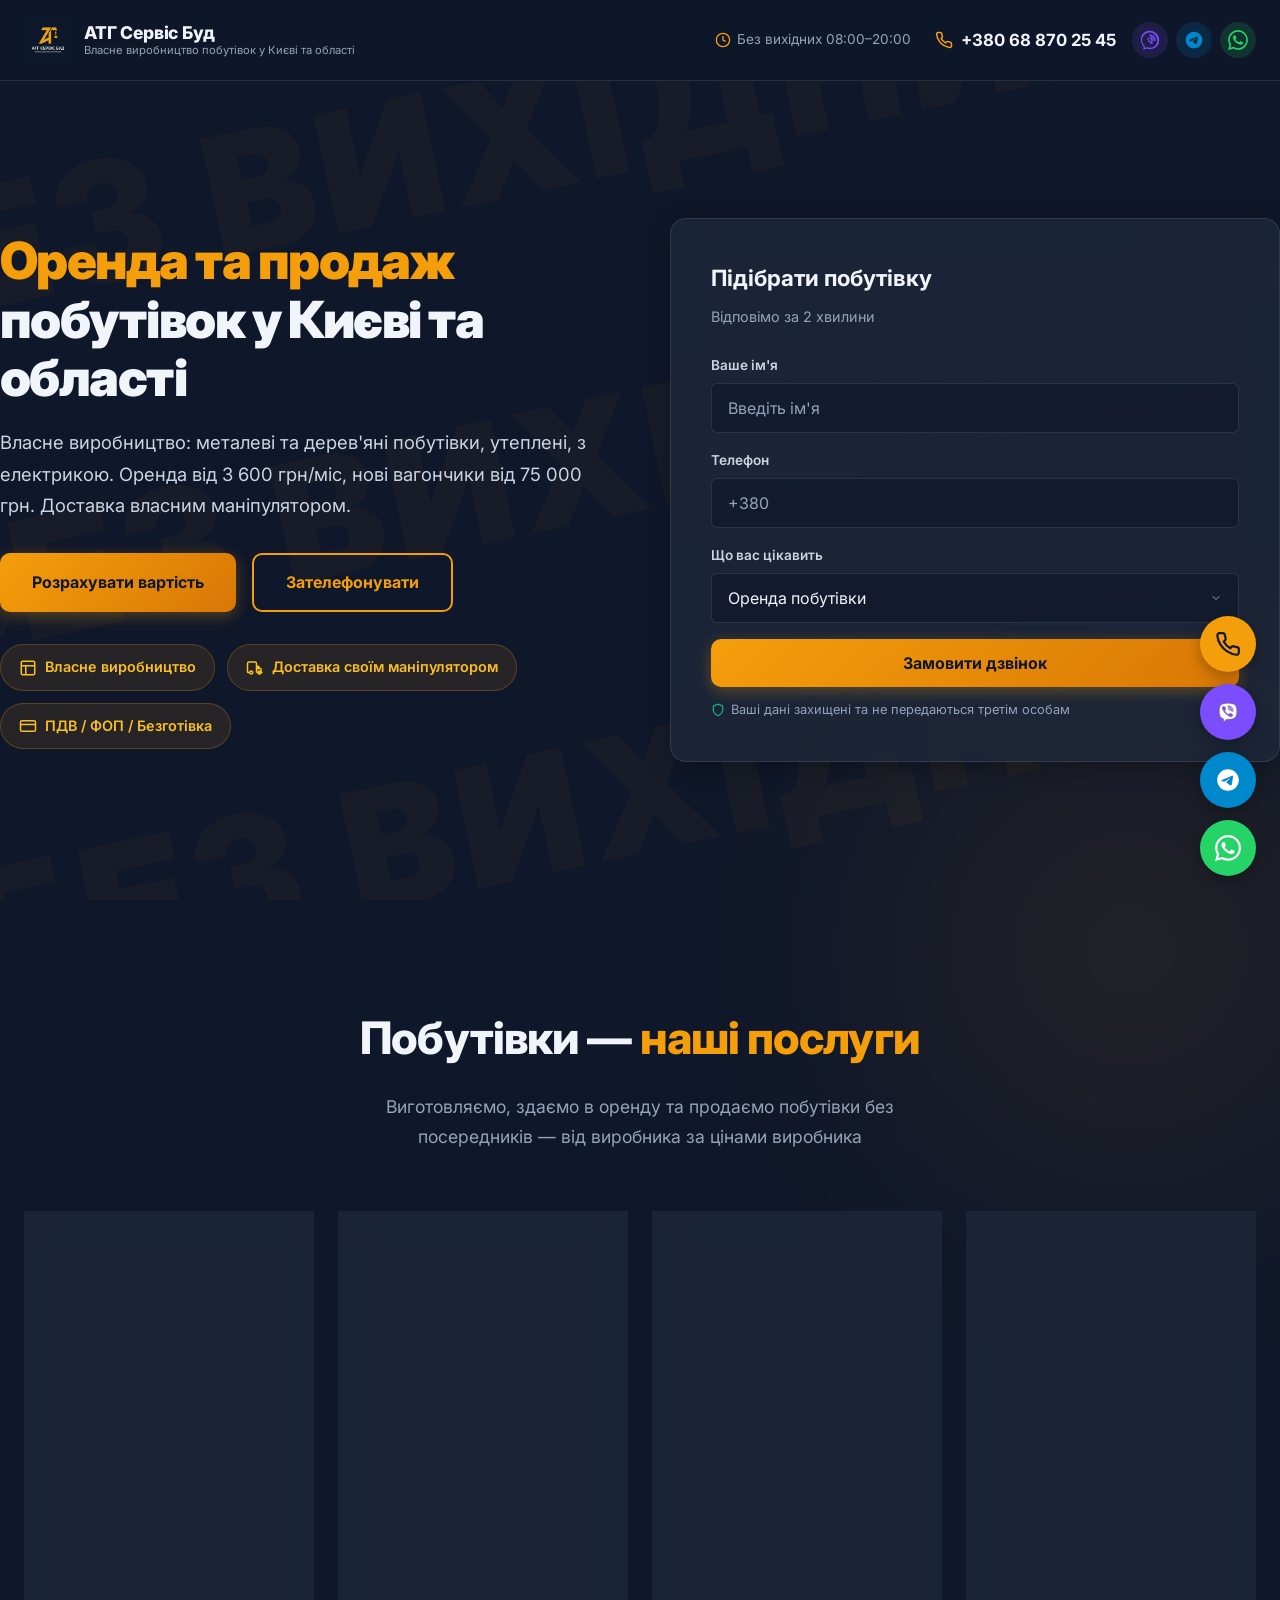
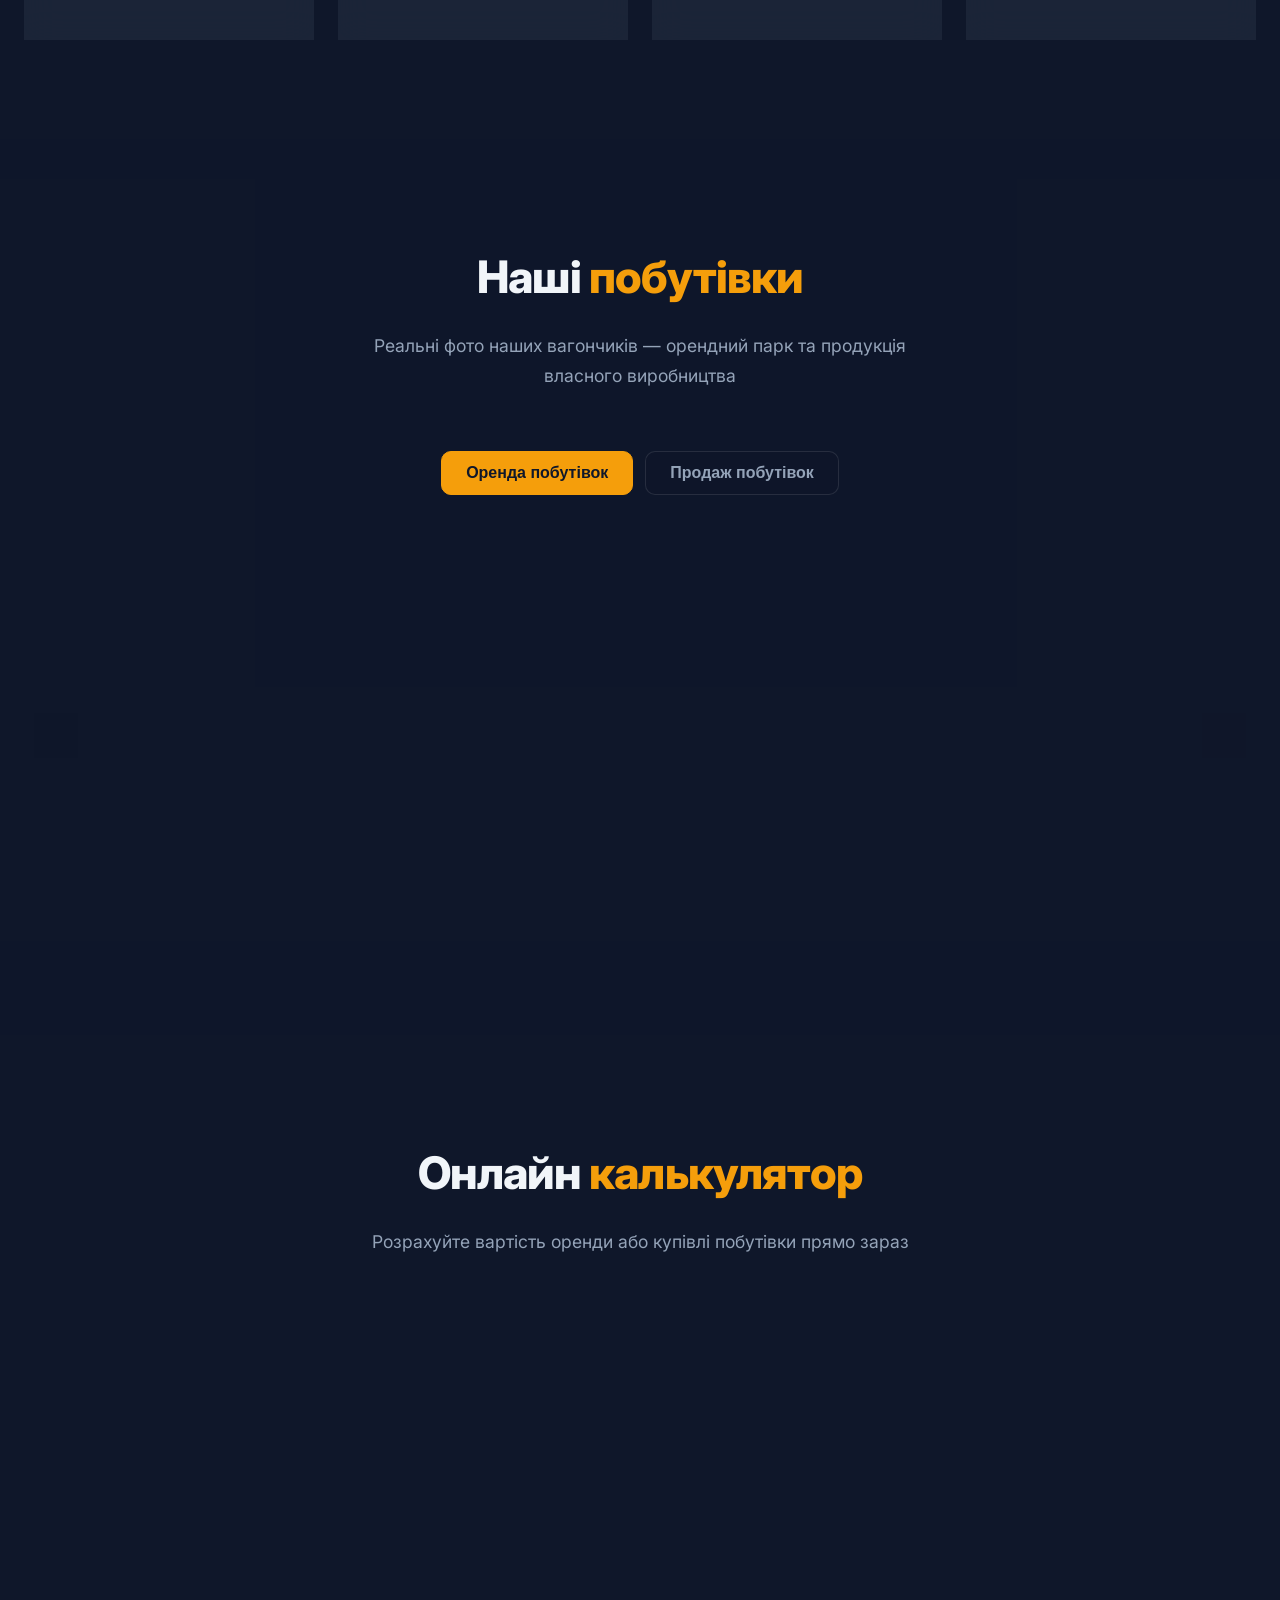
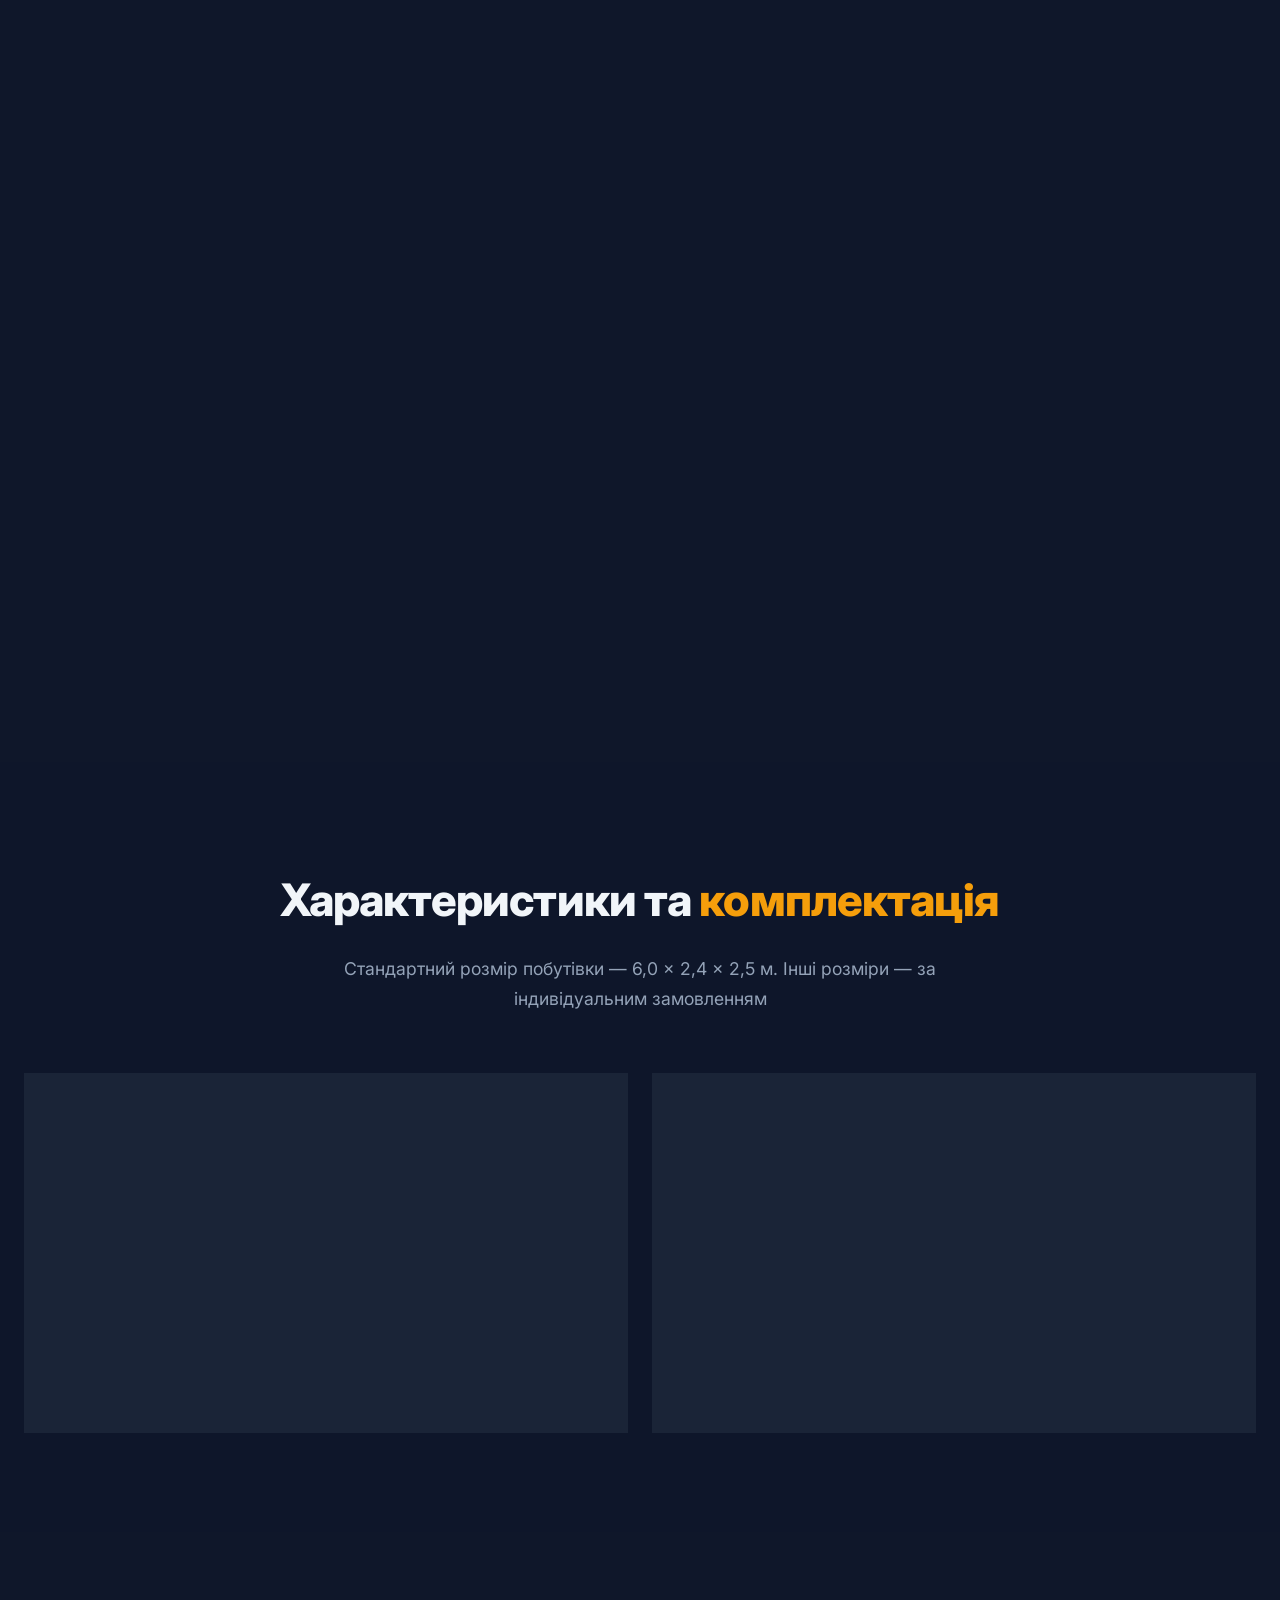
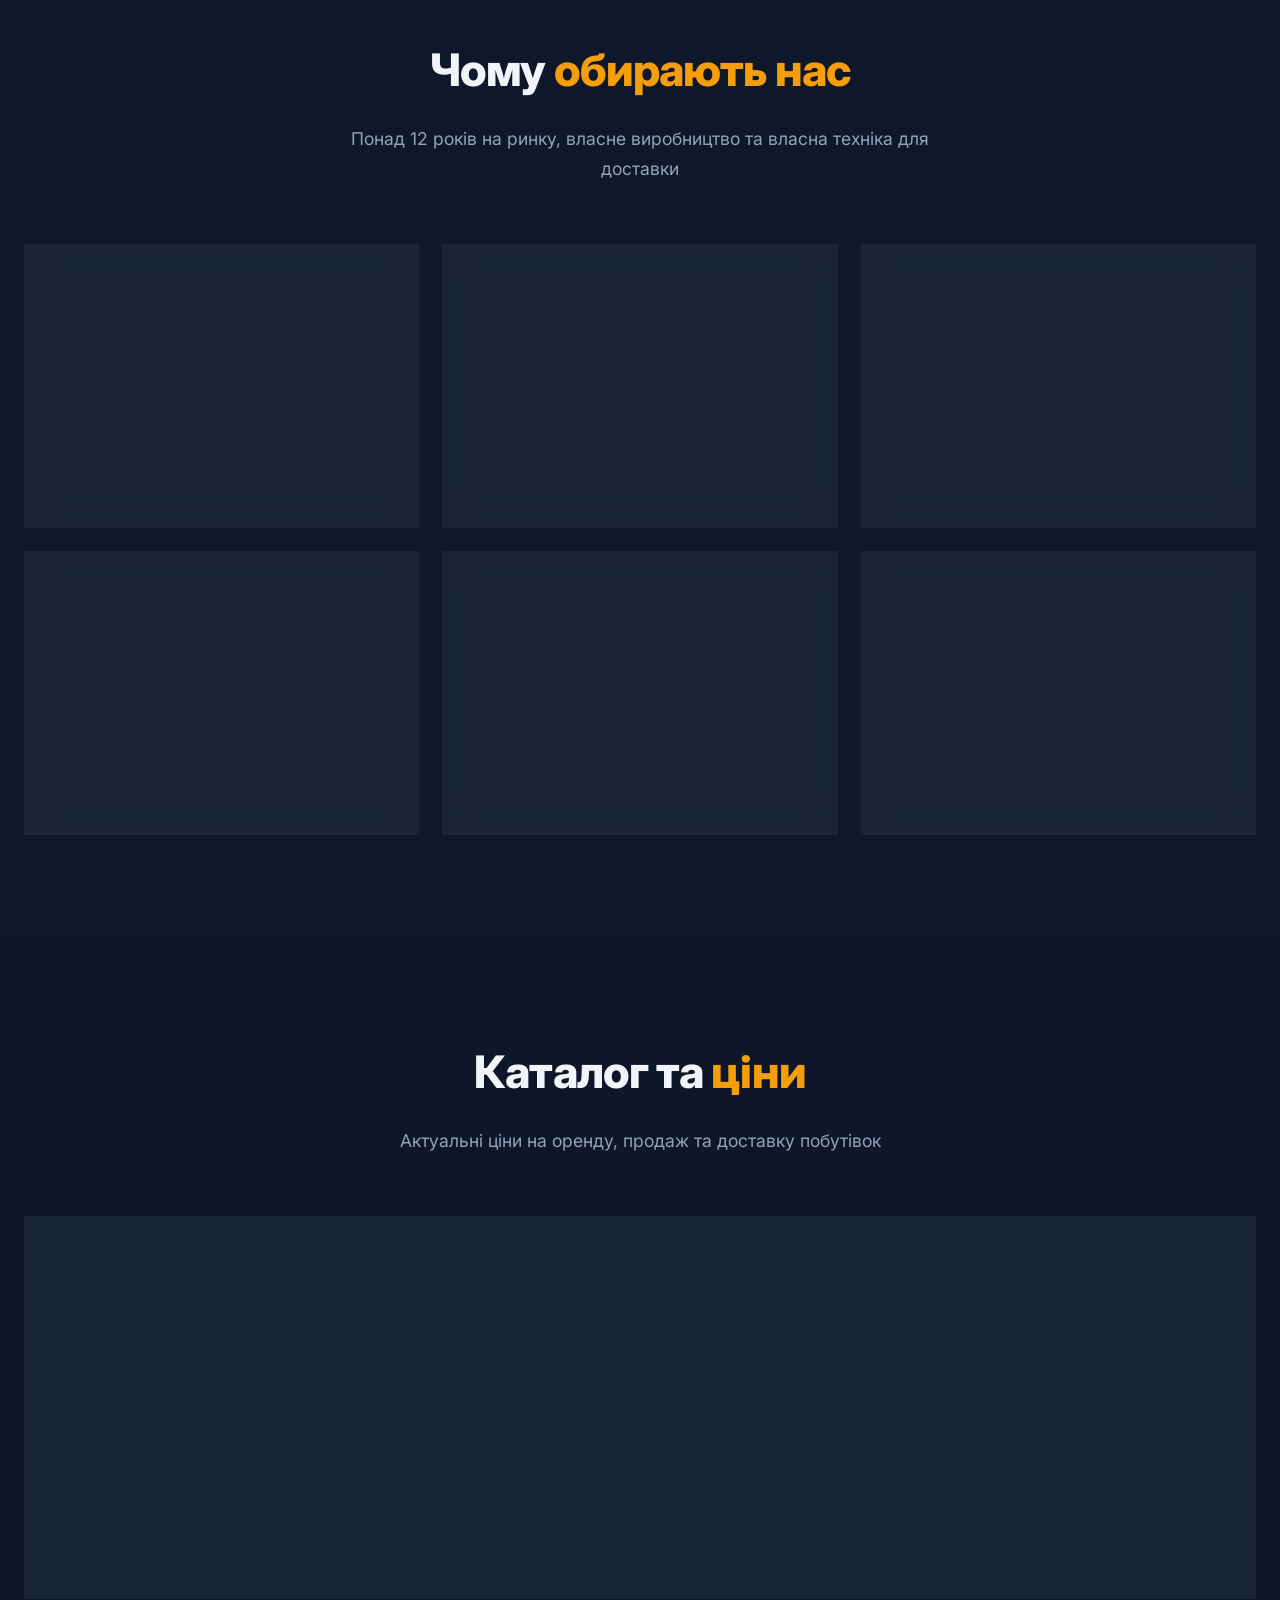
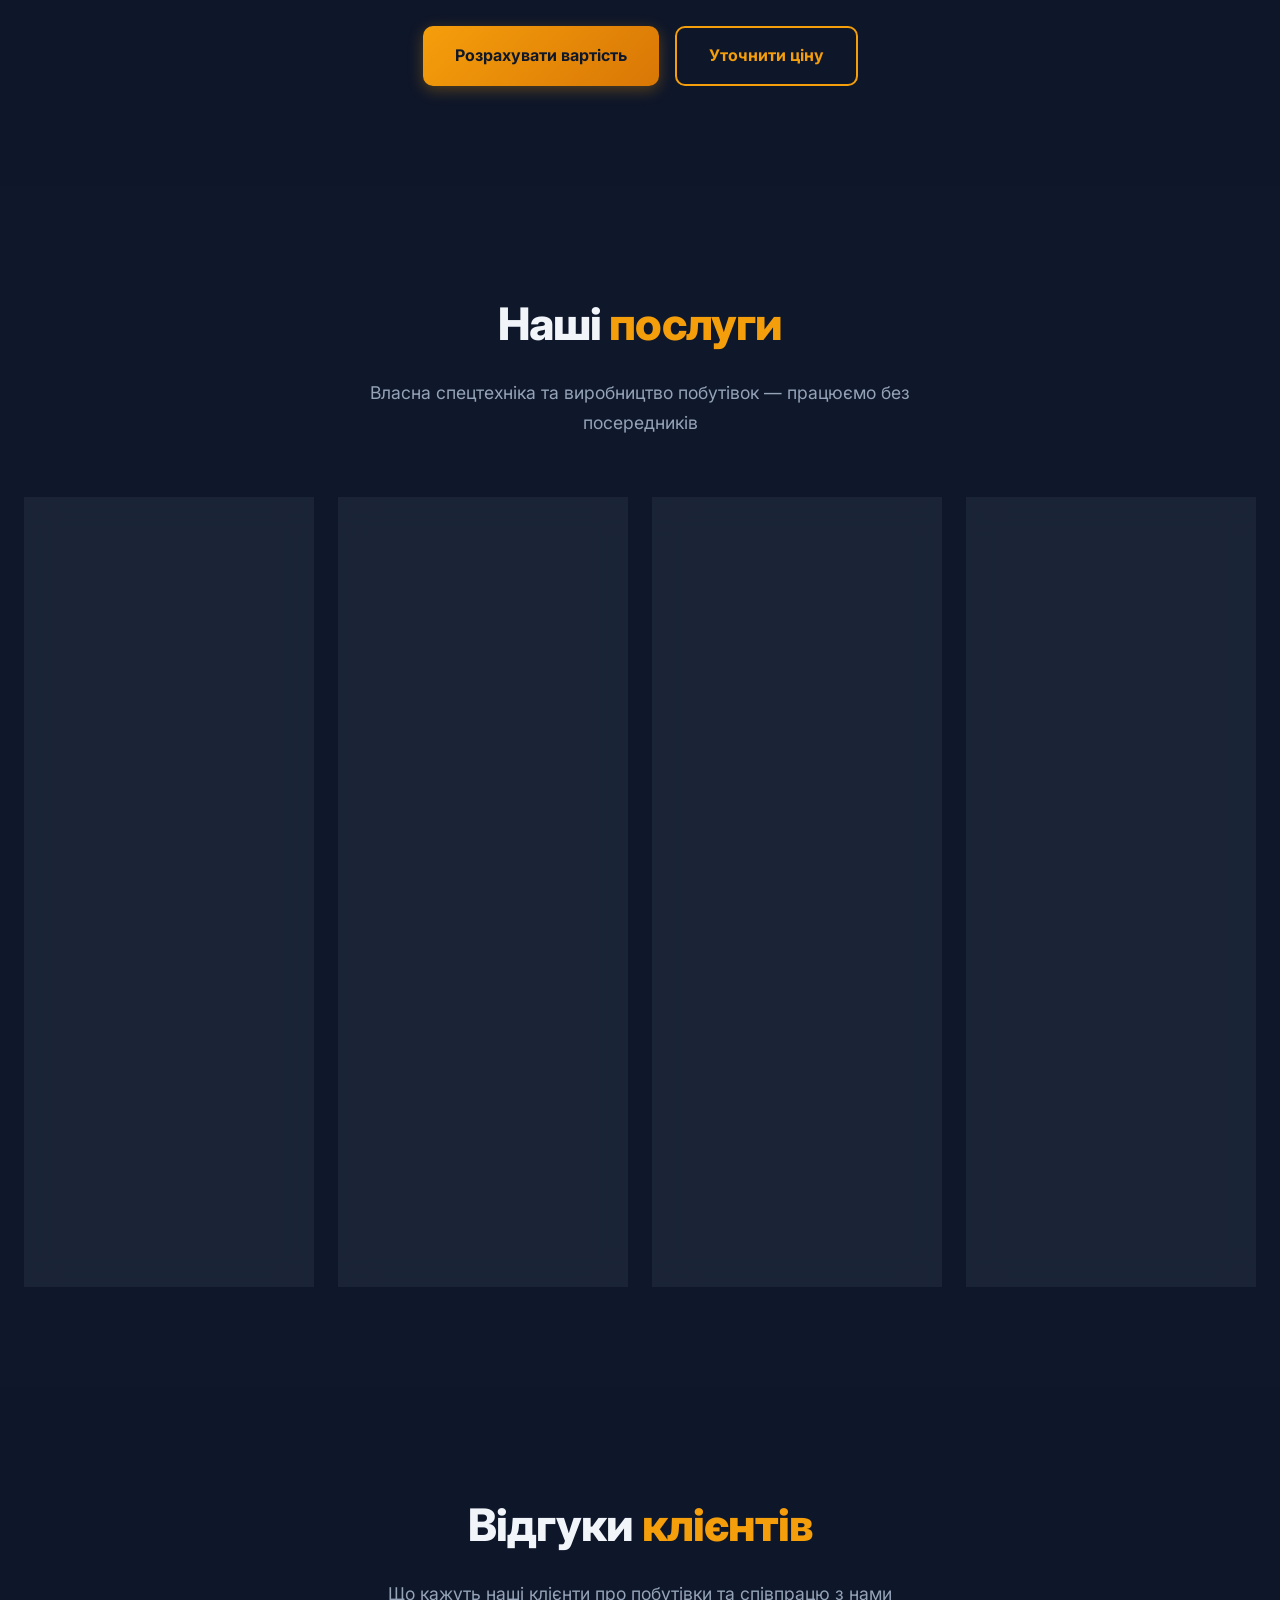
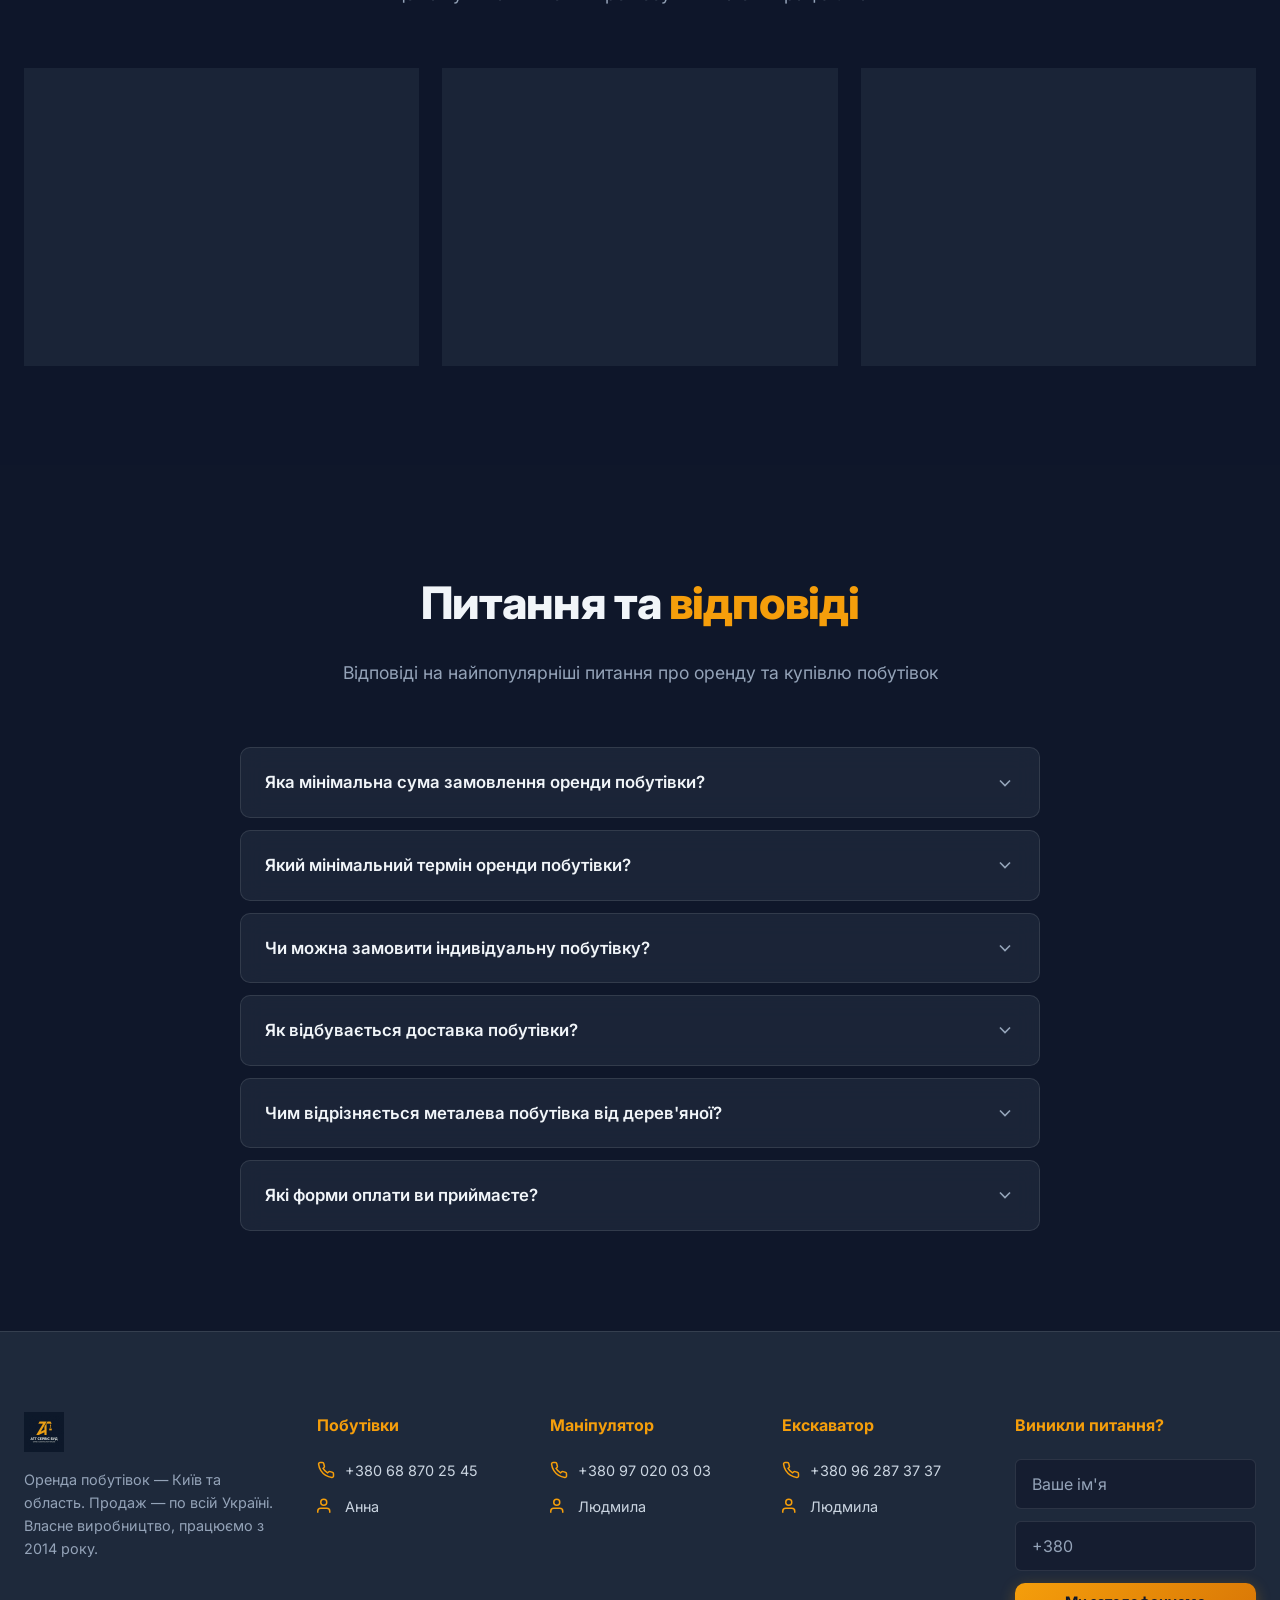
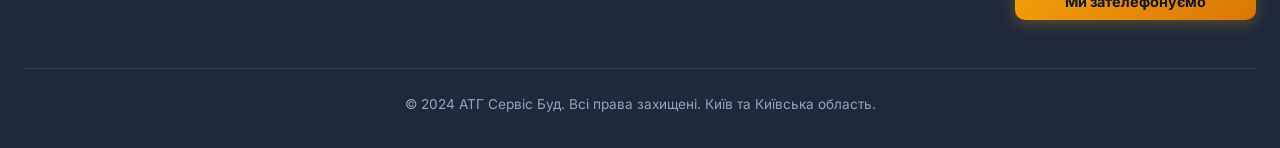
<file: orenda-prodazh-pobutivok.html>
<!DOCTYPE html>
<html lang="uk">

<head>
    <meta charset="UTF-8">
    <script>(function (w, d, s, l, i) {
            w[l] = w[l] || []; w[l].push({
                'gtm.start':
                    new Date().getTime(), event: 'gtm.js'
            }); var f = d.getElementsByTagName(s)[0],
                j = d.createElement(s), dl = l != 'dataLayer' ? '&l=' + l : ''; j.async = true; j.src =
                    'https://www.googletagmanager.com/gtm.js?id=' + i + dl; f.parentNode.insertBefore(j, f);
        })(window, document, 'script', 'dataLayer', 'GTM-NQ57L84B');</script>
    <meta name="viewport" content="width=device-width, initial-scale=1.0">
    <title>Оренда та продаж побутівок у Києві та області — від виробника | АТГ Сервіс Буд</title>
    <meta name="description"
        content="Оренда побутівок від 3 600 грн/міс та продаж нових і Б/В вагончиків у Києві та Київській області. Власне виробництво, утеплені, з електрикою. Доставка маніпулятором, індивідуальне виготовлення. Без вихідних!">
    <link rel="canonical" href="https://www.manipulator-kyiv.kiev.ua/orenda-prodazh-pobutivok.html">
    <meta property="og:title" content="Оренда та продаж побутівок у Києві та області | АТГ Сервіс Буд">
    <meta property="og:description"
        content="Побутівки в оренду від 3 600 грн/міс та на продаж від виробника. Металеві й дерев'яні, утеплені, з електрикою. Доставка власним маніпулятором.">
    <meta property="og:type" content="website">
    <meta property="og:url" content="https://www.manipulator-kyiv.kiev.ua/orenda-prodazh-pobutivok.html">
    <meta property="og:image" content="https://www.manipulator-kyiv.kiev.ua/images/bytovka-service.jpg">
    <link rel="stylesheet" href="style.css?v=6">
    <link rel="stylesheet" href="https://cdn.jsdelivr.net/npm/swiper@11/swiper-bundle.min.css" />
    <link rel="icon" type="image/png" href="images/logo.png">
    <style>
        .hero-cta {
            display: flex;
            gap: 16px;
            flex-wrap: wrap;
            margin-bottom: 8px;
        }

        .desc-grid {
            display: grid;
            grid-template-columns: repeat(4, 1fr);
            gap: 24px;
        }

        .desc-card {
            padding: 28px 24px;
        }

        .desc-card .advantage-icon {
            margin-bottom: 16px;
        }

        .specs-grid {
            display: grid;
            grid-template-columns: repeat(2, 1fr);
            gap: 24px;
        }

        .specs-card {
            padding: 28px;
        }

        .specs-card h3 {
            font-size: 1.2rem;
            font-weight: 700;
            margin-bottom: 18px;
            color: var(--primary);
        }

        .specs-list {
            list-style: none;
        }

        .specs-list li {
            display: flex;
            align-items: flex-start;
            gap: 10px;
            padding: 9px 0;
            border-bottom: 1px solid rgba(255, 255, 255, 0.06);
            font-size: 0.95rem;
            line-height: 1.5;
        }

        .specs-list li:last-child {
            border-bottom: none;
        }

        .specs-list svg {
            width: 18px;
            height: 18px;
            flex-shrink: 0;
            margin-top: 3px;
            color: var(--primary);
        }

        .adv-grid-3 {
            display: grid;
            grid-template-columns: repeat(3, 1fr);
            gap: 24px;
        }

        .calc-single {
            max-width: 760px;
            margin: 0 auto;
        }

        .price-cta {
            display: flex;
            gap: 16px;
            flex-wrap: wrap;
            justify-content: center;
            margin-top: 28px;
        }

        @media (max-width: 1024px) {
            .desc-grid {
                grid-template-columns: repeat(2, 1fr);
            }

            .adv-grid-3 {
                grid-template-columns: repeat(2, 1fr);
            }
        }

        @media (max-width: 768px) {
            .specs-grid {
                grid-template-columns: 1fr;
            }
        }

        @media (max-width: 640px) {

            .desc-grid,
            .adv-grid-3 {
                grid-template-columns: 1fr;
            }
        }
    </style>
</head>

<body data-lead-goal="Побутівки" data-lead-detail-label="Тип замовлення" data-contact-phone="380688702545"><noscript><iframe src="https://www.googletagmanager.com/ns.html?id=GTM-NQ57L84B"
            height="0" width="0" style="display:none;visibility:hidden"></iframe></noscript>

    <!-- HEADER -->
    <header class="header" id="header">
        <div class="container header-inner">
            <a href="index.html" class="header-logo">
                <img src="images/logo.png" alt="АТГ Сервіс Буд">
                <div class="header-logo-text">
                    <span class="header-logo-name">АТГ Сервіс Буд</span>
                    <span class="header-logo-desc">Власне виробництво побутівок у Києві та області</span>
                </div>
            </a>
            <div class="header-info">
                <div class="header-schedule">
                    <svg viewBox="0 0 24 24" fill="none" stroke="currentColor" stroke-width="2">
                        <circle cx="12" cy="12" r="10" />
                        <polyline points="12 6 12 12 16 14" />
                    </svg>
                    <span>Без вихідних 08:00–20:00</span>
                </div>
                <div class="header-contacts">
                    <a href="tel:+380688702545" class="header-phone">
                        <svg viewBox="0 0 24 24" fill="none" stroke="currentColor" stroke-width="2">
                            <path
                                d="M22 16.92v3a2 2 0 01-2.18 2 19.79 19.79 0 01-8.63-3.07 19.5 19.5 0 01-6-6A19.79 19.79 0 012.12 4.18 2 2 0 014.11 2h3a2 2 0 012 1.72c.127.96.361 1.903.7 2.81a2 2 0 01-.45 2.11L8.09 9.91a16 16 0 006 6l1.27-1.27a2 2 0 012.11-.45c.907.339 1.85.573 2.81.7A2 2 0 0122 16.92z" />
                        </svg>
                        +380 68 870 25 45
                    </a>
                    <div class="header-messengers">
                        <a href="viber://chat?number=%2B380688702545" class="messenger-icon viber" title="Viber">
                            <svg viewBox="0 0 24 24" fill="currentColor">
                                <path
                                    d="M12.031 1.003c-4.474-.024-8.478 2.163-10.158 6.273-1.066 2.607-1.02 5.593-.112 8.25.605 1.762 1.56 3.335 2.748 4.664l-.556 3.012c-.072.39.33.687.686.505l2.905-1.487a15.98 15.98 0 004.456.638c4.474.024 8.478-2.163 10.158-6.273 1.066-2.607 1.02-5.593.112-8.25C21.097 4.73 16.955 1.03 12.031 1.003zM12 3.003c3.8.022 7.16 3.127 8.136 6.197.763 2.238.8 4.727-.112 6.96-1.353 3.31-4.69 5.136-8.18 5.115a13.94 13.94 0 01-3.654-.49l-.552-.152-.487.25-1.612.824.32-1.73-.288-.414c-1.1-1.2-1.97-2.63-2.504-4.18-.766-2.238-.8-4.727.112-6.96C4.532 5.112 7.87 2.98 12 3.003zm-.1 2.5a.75.75 0 000 1.5c2.903 0 5.596 2.243 5.596 5.497a.75.75 0 001.5 0c0-4.136-3.393-6.997-7.096-6.997zm.243 1.859a.75.75 0 00-.035 1.5c1.727.04 3.392 1.487 3.392 3.638a.75.75 0 001.5 0c0-2.95-2.335-5.09-4.857-5.138zm.09 1.893a.75.75 0 00-.23 1.47c.69.217 1.497.95 1.497 2.275a.75.75 0 001.5 0c0-2.016-1.303-3.2-2.592-3.696a.75.75 0 00-.175-.05zM10.5 9c-.585 0-.893.25-1.19.54-.306.298-.517.71-.517.71a.5.5 0 00-.027.294c.26 1.21.88 2.423 1.753 3.54.973 1.242 2.07 2.055 3.242 2.59a.5.5 0 00.37.016s.444-.18.768-.47c.34-.303.601-.62.601-1.22 0-.552-.448-1-.998-1-.14 0-.393.072-.674.166-.28.094-.612.094-.856-.078l-.043-.028a8.926 8.926 0 01-1.662-1.47 8.88 8.88 0 01-.808-1.088l-.063-.1c-.167-.283-.14-.592-.032-.83.107-.24.234-.49.234-.622 0-.55-.448-1-.998-1-.04 0-.068-.004-.1 0z" />
                            </svg>
                        </a>
                        <a href="https://t.me/+380688702545" class="messenger-icon telegram" title="Telegram">
                            <svg viewBox="0 0 24 24" fill="currentColor">
                                <path
                                    d="M12 2C6.48 2 2 6.48 2 12s4.48 10 10 10 10-4.48 10-10S17.52 2 12 2zm4.64 6.8c-.15 1.58-.8 5.42-1.13 7.19-.14.75-.42 1-.68 1.03-.58.05-1.02-.38-1.58-.75-.88-.58-1.38-.94-2.23-1.5-.99-.65-.35-1.01.22-1.59.15-.15 2.71-2.48 2.76-2.69a.2.2 0 00-.05-.18c-.06-.05-.14-.03-.21-.02-.09.02-1.49.95-4.22 2.79-.4.27-.76.41-1.08.4-.36-.01-1.04-.2-1.55-.37-.63-.2-1.12-.31-1.08-.66.02-.18.27-.36.74-.55 2.92-1.27 4.86-2.11 5.83-2.51 2.78-1.16 3.35-1.36 3.73-1.36.08 0 .27.02.39.12.1.08.13.19.14.27-.01.06.01.24 0 .38z" />
                            </svg>
                        </a>
                        <a href="https://wa.me/380688702545" class="messenger-icon whatsapp" title="WhatsApp">
                            <svg viewBox="0 0 24 24" fill="currentColor">
                                <path
                                    d="M17.472 14.382c-.297-.149-1.758-.867-2.03-.967-.273-.099-.471-.148-.67.15-.197.297-.767.966-.94 1.164-.173.199-.347.223-.644.075-.297-.15-1.255-.463-2.39-1.475-.883-.788-1.48-1.761-1.653-2.059-.173-.297-.018-.458.13-.606.134-.133.298-.347.446-.52.149-.174.198-.298.298-.497.099-.198.05-.371-.025-.52-.075-.149-.669-1.612-.916-2.207-.242-.579-.487-.5-.669-.51-.173-.008-.371-.01-.57-.01-.198 0-.52.074-.792.372-.272.297-1.04 1.016-1.04 2.479 0 1.462 1.065 2.875 1.213 3.074.149.198 2.096 3.2 5.077 4.487.709.306 1.262.489 1.694.625.712.227 1.36.195 1.871.118.571-.085 1.758-.719 2.006-1.413.248-.694.248-1.289.173-1.413-.074-.124-.272-.198-.57-.347m-5.421 7.403h-.004a9.87 9.87 0 01-5.031-1.378l-.361-.214-3.741.982.998-3.648-.235-.374a9.86 9.86 0 01-1.51-5.26c.001-5.45 4.436-9.884 9.888-9.884 2.64 0 5.122 1.03 6.988 2.898a9.825 9.825 0 012.893 6.994c-.003 5.45-4.437 9.884-9.885 9.884m8.413-18.297A11.815 11.815 0 0012.05 0C5.495 0 .16 5.335.157 11.892c0 2.096.547 4.142 1.588 5.945L.057 24l6.305-1.654a11.882 11.882 0 005.683 1.448h.005c6.554 0 11.89-5.335 11.893-11.893a11.821 11.821 0 00-3.48-8.413z" />
                            </svg>
                        </a>
                    </div>
                </div>
            </div>
            <button class="mobile-menu-btn" id="mobileMenuBtn" aria-label="Меню">
                <span></span><span></span><span></span>
            </button>
        </div>
    </header>

    <!-- HERO -->
    <section class="hero" id="hero">
        <div class="hero-bg">
            <div class="hero-marquee-wrap">
                <div class="hero-marquee-track">
                    <span>БЕЗ ВИХІДНИХ З 08:00–20:00</span>
                    <span>БЕЗ ВИХІДНИХ З 08:00–20:00</span>
                    <span>БЕЗ ВИХІДНИХ З 08:00–20:00</span>
                    <span>БЕЗ ВИХІДНИХ З 08:00–20:00</span>
                    <span>БЕЗ ВИХІДНИХ З 08:00–20:00</span>
                    <span>БЕЗ ВИХІДНИХ З 08:00–20:00</span>
                    <span>БЕЗ ВИХІДНИХ З 08:00–20:00</span>
                    <span>БЕЗ ВИХІДНИХ З 08:00–20:00</span>
                </div>
                <div class="hero-marquee-track hero-marquee-track-2">
                    <span>БЕЗ ВИХІДНИХ З 08:00–20:00</span>
                    <span>БЕЗ ВИХІДНИХ З 08:00–20:00</span>
                    <span>БЕЗ ВИХІДНИХ З 08:00–20:00</span>
                    <span>БЕЗ ВИХІДНИХ З 08:00–20:00</span>
                    <span>БЕЗ ВИХІДНИХ З 08:00–20:00</span>
                    <span>БЕЗ ВИХІДНИХ З 08:00–20:00</span>
                    <span>БЕЗ ВИХІДНИХ З 08:00–20:00</span>
                    <span>БЕЗ ВИХІДНИХ З 08:00–20:00</span>
                </div>
                <div class="hero-marquee-track hero-marquee-track-3">
                    <span>БЕЗ ВИХІДНИХ З 08:00–20:00</span>
                    <span>БЕЗ ВИХІДНИХ З 08:00–20:00</span>
                    <span>БЕЗ ВИХІДНИХ З 08:00–20:00</span>
                    <span>БЕЗ ВИХІДНИХ З 08:00–20:00</span>
                    <span>БЕЗ ВИХІДНИХ З 08:00–20:00</span>
                    <span>БЕЗ ВИХІДНИХ З 08:00–20:00</span>
                    <span>БЕЗ ВИХІДНИХ З 08:00–20:00</span>
                    <span>БЕЗ ВИХІДНИХ З 08:00–20:00</span>
                </div>
            </div>
        </div>
        <div class="container hero-content">
            <div class="hero-text">
                <h1><span>Оренда та продаж</span> побутівок у Києві та області</h1>
                <p class="hero-subtitle">Власне виробництво: металеві та дерев'яні побутівки, утеплені, з електрикою.
                    Оренда від 3 600 грн/міс, нові вагончики від 75 000 грн. Доставка власним маніпулятором.</p>
                <div class="hero-cta">
                    <a href="#calculator" class="btn btn-primary btn-pulse">Розрахувати вартість</a>
                    <a href="tel:+380688702545" class="btn btn-outline">Зателефонувати</a>
                </div>
                <div class="hero-badges">
                    <div class="hero-badge">
                        <svg viewBox="0 0 24 24" fill="none" stroke="currentColor" stroke-width="2">
                            <rect x="3" y="3" width="18" height="18" rx="2" />
                            <path d="M3 9h18M9 21V9" />
                        </svg>
                        Власне виробництво
                    </div>
                    <div class="hero-badge">
                        <svg viewBox="0 0 24 24" fill="none" stroke="currentColor" stroke-width="2">
                            <path
                                d="M14 18V6a2 2 0 00-2-2H4a2 2 0 00-2 2v11a1 1 0 001 1h2m10 0h4a1 1 0 001-1v-3.28a1 1 0 00-.684-.948l-3-1A1 1 0 0016 9.72V14m-2 4h2m4 0h2" />
                            <circle cx="7" cy="18" r="2" />
                            <circle cx="18" cy="18" r="2" />
                        </svg>
                        Доставка своїм маніпулятором
                    </div>
                    <div class="hero-badge">
                        <svg viewBox="0 0 24 24" fill="none" stroke="currentColor" stroke-width="2">
                            <rect x="2" y="5" width="20" height="14" rx="2" />
                            <line x1="2" y1="10" x2="22" y2="10" />
                        </svg>
                        ПДВ / ФОП / Безготівка
                    </div>
                </div>
            </div>
            <div class="hero-form-card" id="heroForm">
                <h3 class="hero-form-title">Підібрати побутівку</h3>
                <p class="hero-form-subtitle">Відповімо за 2 хвилини</p>
                <form id="heroFormSubmit">
                    <div class="form-group">
                        <label for="heroName">Ваше ім'я</label>
                        <input type="text" id="heroName" class="form-input" placeholder="Введіть ім'я" required>
                    </div>
                    <div class="form-group">
                        <label for="heroPhone">Телефон</label>
                        <input type="tel" id="heroPhone" class="form-input" placeholder="+380" required>
                    </div>
                    <div class="form-group">
                        <label for="heroService">Що вас цікавить</label>
                        <select id="heroService" class="form-select">
                            <option value="rent">Оренда побутівки</option>
                            <option value="buy-new">Купити нову побутівку</option>
                            <option value="buy-used">Купити побутівку Б/В</option>
                            <option value="custom">Індивідуальне виготовлення</option>
                            <option value="delivery">Доставка побутівки</option>
                        </select>
                    </div>
                    <button type="submit" class="btn btn-primary btn-pulse" style="width:100%">Замовити дзвінок</button>
                    <div class="form-trust">
                        <svg viewBox="0 0 24 24" fill="none" stroke="currentColor" stroke-width="2">
                            <path d="M12 22s8-4 8-10V5l-8-3-8 3v7c0 6 8 10 8 10z" />
                        </svg>
                        Ваші дані захищені та не передаються третім особам
                    </div>
                </form>
            </div>
        </div>
    </section>

    <!-- SERVICE DESCRIPTION -->
    <section class="section" id="services">
        <div class="bg-accent bg-accent-1"></div>
        <div class="container">
            <h2 class="section-title">Побутівки — <span>наші послуги</span></h2>
            <p class="section-subtitle">Виготовляємо, здаємо в оренду та продаємо побутівки без посередників — від
                виробника за цінами виробника</p>
            <div class="desc-grid">
                <div class="glass-card desc-card">
                    <div class="advantage-icon">
                        <svg viewBox="0 0 24 24" fill="none" stroke="currentColor" stroke-width="2">
                            <rect x="3" y="4" width="18" height="18" rx="2" />
                            <line x1="16" y1="2" x2="16" y2="6" />
                            <line x1="8" y1="2" x2="8" y2="6" />
                            <line x1="3" y1="10" x2="21" y2="10" />
                        </svg>
                    </div>
                    <h3>Оренда побутівок</h3>
                    <p>Готові вагончики для будівельників, охорони та побутових потреб. Термін від 1 місяця, вартість від
                        3 600 грн. За потреби доукомплектуємо ліжками, спальними комплектами, кондиціонером чи
                        конвектором.</p>
                </div>
                <div class="glass-card desc-card">
                    <div class="advantage-icon">
                        <svg viewBox="0 0 24 24" fill="none" stroke="currentColor" stroke-width="2">
                            <path d="M20 7l-8-4-8 4m16 0l-8 4m8-4v10l-8 4m0-10L4 7m8 4v10M4 7v10l8 4" />
                        </svg>
                    </div>
                    <h3>Продаж нових побутівок</h3>
                    <p>Металеві від 87 000 грн та дерев'яні від 75 000 грн — під ключ, з електрикою та утепленням.
                        Виготовляємо на власному виробництві, термін — від 5 робочих днів.</p>
                </div>
                <div class="glass-card desc-card">
                    <div class="advantage-icon">
                        <svg viewBox="0 0 24 24" fill="none" stroke="currentColor" stroke-width="2">
                            <path d="M12 2v20M17 5H9.5a3.5 3.5 0 000 7h5a3.5 3.5 0 010 7H6" />
                        </svg>
                    </div>
                    <h3>Побутівки Б/В</h3>
                    <p>Вживані вагончики в гарному стані від 70 000 грн — вигідне рішення для дачі, ділянки чи
                        тимчасового об'єкта. Різні розміри, стан можна оглянути перед покупкою.</p>
                </div>
                <div class="glass-card desc-card">
                    <div class="advantage-icon">
                        <svg viewBox="0 0 24 24" fill="none" stroke="currentColor" stroke-width="2">
                            <path
                                d="M14.7 6.3a1 1 0 000 1.4l1.6 1.6a1 1 0 001.4 0l3.77-3.77a6 6 0 01-7.94 7.94l-6.91 6.91a2.12 2.12 0 01-3-3l6.91-6.91a6 6 0 017.94-7.94l-3.76 3.76z" />
                        </svg>
                    </div>
                    <h3>Індивідуальне виготовлення</h3>
                    <p>Обираєте розміри, матеріали, планування та комплектацію: вагонка чи OSB, додаткові вікна й двері,
                        лінолеум, санвузол. Виготовимо побутівку, пост охорони чи торговий павільйон під ваше завдання.
                    </p>
                </div>
            </div>
        </div>
    </section>

    <!-- GALLERY -->
    <section class="section" id="gallery" style="background:rgba(15,23,42,0.5)">
        <div class="container">
            <h2 class="section-title">Наші <span>побутівки</span></h2>
            <p class="section-subtitle">Реальні фото наших вагончиків — орендний парк та продукція власного виробництва
            </p>

            <div class="gallery-tabs">
                <button class="gallery-tab active" data-target="gallery-rent">Оренда побутівок</button>
                <button class="gallery-tab" data-target="gallery-sale">Продаж побутівок</button>
            </div>

            <!-- Rent Bytovka Slider -->
            <div class="gallery-tab-content active" id="gallery-rent">
                <div class="swiper gallery-slider" id="swiper-rent">
                    <div class="swiper-wrapper">
                        <div class="swiper-slide"><img src="images/bp1.jpg"
                                alt="Оренда металевої побутівки 6х2,4 м з металопластиковими вікнами та склопакетними дверима"
                                class="gallery-img" loading="lazy"></div>
                        <div class="swiper-slide"><img src="images/bp2.jpg"
                                alt="Утеплена побутівка в оренду взимку — працюємо цілий рік у Києві та області"
                                class="gallery-img" loading="lazy"></div>
                        <div class="swiper-slide"><img src="images/bp3.jpg"
                                alt="Металева побутівка в оренду — обшивка профнастилом, вікно Steko, металеві двері"
                                class="gallery-img" loading="lazy"></div>
                        <div class="swiper-slide"><img src="images/bp4.jpg"
                                alt="Побутівка всередині — стіни обшиті OSB та ДВП, електрика підключена"
                                class="gallery-img" loading="lazy"></div>
                        <div class="swiper-slide"><img src="images/bp5.jpg"
                                alt="Інтер'єр орендної побутівки — лінолеум на підлозі, розетки, обшивка ДВП"
                                class="gallery-img" loading="lazy"></div>
                        <div class="swiper-slide"><img src="images/bp6.jpg"
                                alt="Побутівка в оренду під навісом виробництва — два вікна та металеві двері"
                                class="gallery-img" loading="lazy"></div>
                        <div class="swiper-slide"><img src="images/bp8.jpg"
                                alt="Побутівка з монтажними петлями для перевезення маніпулятором" class="gallery-img"
                                loading="lazy"></div>
                        <div class="swiper-slide"><img src="images/bp9.jpg"
                                alt="Житлова побутівка з металевими двоярусними ліжками для будівельників"
                                class="gallery-img" loading="lazy"></div>
                        <div class="swiper-slide"><img src="images/bp10.jpg"
                                alt="Побутівка-гуртожиток в оренду — три двоярусні ліжка, обшивка ДВП, лінолеум"
                                class="gallery-img" loading="lazy"></div>
                        <div class="swiper-slide"><img src="images/bp12.jpg"
                                alt="Орендний парк побутівок АТГ Сервіс Буд — готові вагончики до видачі"
                                class="gallery-img" loading="lazy"></div>
                    </div>
                    <div class="swiper-pagination"></div>
                    <div class="swiper-button-prev"></div>
                    <div class="swiper-button-next"></div>
                </div>
            </div>

            <!-- Sale Bytovka Slider -->
            <div class="gallery-tab-content" id="gallery-sale">
                <div class="swiper gallery-slider" id="swiper-sale">
                    <div class="swiper-wrapper">
                        <div class="swiper-slide"><img src="images/bo1.jpg"
                                alt="Продаж побутівки-павільйону з металосайдингу, вікна з ролетами та скляні двері"
                                class="gallery-img" loading="lazy"></div>
                        <div class="swiper-slide"><img src="images/bo2.jpg"
                                alt="Нова побутівка з сайдингом «корабельна дошка» та двосхилим дахом на продаж"
                                class="gallery-img" loading="lazy"></div>
                        <div class="swiper-slide"><img src="images/bo3.jpg"
                                alt="Побутівка-пост охорони (КПП) з панорамним кутовим вікном — виготовлення під ключ"
                                class="gallery-img" loading="lazy"></div>
                        <div class="swiper-slide"><img src="images/bo4.jpg"
                                alt="Торговий павільйон з побутівки — панорамне скління по двох стінах"
                                class="gallery-img" loading="lazy"></div>
                        <div class="swiper-slide"><img src="images/bo5.jpg"
                                alt="Побутівка з двома дверима та двома вікнами на власному виробництві"
                                class="gallery-img" loading="lazy"></div>
                        <div class="swiper-slide"><img src="images/bo6.jpg"
                                alt="Нова металева побутівка з трьома вікнами — виготовлення за індивідуальним замовленням"
                                class="gallery-img" loading="lazy"></div>
                        <div class="swiper-slide"><img src="images/bo7.jpg"
                                alt="Побутівка з профнастилом під дерево та металопластиковими дверима"
                                class="gallery-img" loading="lazy"></div>
                        <div class="swiper-slide"><img src="images/bo8.jpg"
                                alt="Побутівка із зеленим сайдингом, металеві двері та два вікна — продаж від виробника"
                                class="gallery-img" loading="lazy"></div>
                        <div class="swiper-slide"><img src="images/bo9.jpg"
                                alt="Готова побутівка на ділянці серед сосен — доставка по Київській області"
                                class="gallery-img" loading="lazy"></div>
                        <div class="swiper-slide"><img src="images/bo10.jpg"
                                alt="Доставка побутівок краном-маніпулятором MAN — власна техніка компанії"
                                class="gallery-img" loading="lazy"></div>
                        <div class="swiper-slide"><img src="images/bo11.jpg"
                                alt="Перевезення побутівки Б/В на платформі маніпулятора — доставка по Україні"
                                class="gallery-img" loading="lazy"></div>
                    </div>
                    <div class="swiper-pagination"></div>
                    <div class="swiper-button-prev"></div>
                    <div class="swiper-button-next"></div>
                </div>
            </div>
        </div>
    </section>

    <!-- CALCULATOR -->
    <section class="section" id="calculator">
        <div class="container">
            <h2 class="section-title">Онлайн <span>калькулятор</span></h2>
            <p class="section-subtitle">Розрахуйте вартість оренди або купівлі побутівки прямо зараз</p>
            <div class="calc-single">
                <div class="glass-card calc-card" id="calc-bytovka">
                    <div class="calc-card-header">
                        <div class="calc-icon"><svg viewBox="0 0 24 24" fill="none" stroke="currentColor"
                                stroke-width="2">
                                <rect x="3" y="3" width="18" height="18" rx="2" />
                                <path d="M3 9h18M9 21V9" />
                            </svg></div>
                        <div>
                            <h3>Калькулятор побутівки</h3>
                            <p>Оренда або купівля побутівки</p>
                        </div>
                    </div>
                    <div class="calc-fields">
                        <div class="form-group"><label>Тип побутівки</label><select id="calcType" class="form-select">
                                <option value="wood" selected>Дерев'яна (6,0х2,4х2,5)</option>
                                <option value="metal">Металева (6,0х2,4х2,5)</option>
                            </select></div>
                        <div class="form-group"><label>Стан / Тип замовлення</label><select id="calcCondition"
                                class="form-select">
                                <option value="rent">Оренда (30 днів)</option>
                                <option value="new">Купити нову</option>
                            </select></div>
                        <div class="form-group" style="display:none;"><label>Потрібна доставка?</label><select
                                id="calcDelivery" class="form-select">
                                <option value="yes" selected>Так, потрібна доставка</option>
                            </select></div>
                        <div class="form-group" id="bytovkaQuantityGroup" style="grid-column: 1 / -1;"><label>Кількість
                                побутівок</label><input type="number" id="calcBytQuantity" class="form-input"
                                placeholder="1" min="1" max="50" value="1"></div>

                        <!-- Rent Options -->
                        <div id="rentOptions" class="form-group" style="grid-column: 1 / -1; margin-top: 10px;">
                            <label>Додаткова комплектація (на 30 днів)</label>
                            <div class="checkbox-group"
                                style="display: grid; grid-template-columns: repeat(auto-fit, minmax(200px, 1fr)); gap: 10px; margin-top: 5px;">
                                <label
                                    style="display: flex; align-items: center; gap: 8px; font-weight: normal; font-size: 0.9rem;"><input
                                        type="number" id="rentBed" value="0" min="0" max="10" style="width: 50px;">
                                    Металеві двоярусні ліжка (200 грн)</label>
                                <label
                                    style="display: flex; align-items: center; gap: 8px; font-weight: normal; font-size: 0.9rem;"><input
                                        type="number" id="rentSleepKit" value="0" min="0" max="10" style="width: 50px;">
                                    Спальний комплект (подушка, матрац, ковдра - 200 грн)</label>
                                <label
                                    style="display: flex; align-items: center; gap: 8px; font-weight: normal; font-size: 0.9rem;"><input
                                        type="checkbox" id="rentAc" value="2700"> Кондиціонер</label>
                                <label
                                    style="display: flex; align-items: center; gap: 8px; font-weight: normal; font-size: 0.9rem;"><input
                                        type="checkbox" id="rentHeater" value="600"> Конвектор електричний</label>
                            </div>
                        </div>

                        <!-- Sale Options -->
                        <div id="saleOptions" class="form-group"
                            style="display: none; grid-column: 1 / -1; margin-top: 10px;">
                            <label>Додаткова комплектація</label>
                            <div class="checkbox-group"
                                style="display: grid; grid-template-columns: repeat(auto-fit, minmax(200px, 1fr)); gap: 10px; margin-top: 5px;">
                                <label
                                    style="display: flex; align-items: center; gap: 8px; font-weight: normal; font-size: 0.9rem;"><input
                                        type="checkbox" value="35000" class="sale-option"> Вагонка</label>
                                <label
                                    style="display: flex; align-items: center; gap: 8px; font-weight: normal; font-size: 0.9rem;"><input
                                        type="checkbox" value="12000" class="sale-option"> OSB</label>
                                <label
                                    style="display: flex; align-items: center; gap: 8px; font-weight: normal; font-size: 0.9rem;"><input
                                        type="checkbox" value="5000" class="sale-option"> Додаткове вікно
                                    800x900</label>
                                <label
                                    style="display: flex; align-items: center; gap: 8px; font-weight: normal; font-size: 0.9rem;"><input
                                        type="checkbox" value="6000" class="sale-option"> Додаткове вікно
                                    1200x1000</label>
                                <label
                                    style="display: flex; align-items: center; gap: 8px; font-weight: normal; font-size: 0.9rem;"><input
                                        type="checkbox" value="10000" class="sale-option"> Додаткове вікно
                                    1000x2000</label>
                                <label
                                    style="display: flex; align-items: center; gap: 8px; font-weight: normal; font-size: 0.9rem;"><input
                                        type="checkbox" value="5000" class="sale-option"> Профіль матовий</label>
                                <label
                                    style="display: flex; align-items: center; gap: 8px; font-weight: normal; font-size: 0.9rem;"><input
                                        type="checkbox" value="7000" class="sale-option"> Додаткові двері
                                    металеві</label>
                                <label
                                    style="display: flex; align-items: center; gap: 8px; font-weight: normal; font-size: 0.9rem;"><input
                                        type="checkbox" value="5000" class="sale-option"> Лінолеум</label>
                                <label
                                    style="display: flex; align-items: center; gap: 8px; font-weight: normal; font-size: 0.9rem;"><input
                                        type="checkbox" value="10000" class="sale-option"> Двері
                                    металопластикові</label>
                            </div>
                        </div>
                    </div>
                    <div class="calc-result">
                        <p class="calc-result-label">Вартість</p>
                        <p class="calc-result-price" id="calcBytResult">від 4 500 <small>грн/міс</small></p>
                    </div>
                    <button class="btn btn-primary btn-calc-messenger" style="width:100%" data-type="bytovka">Відправити
                        у месенджер</button>
                    <p class="calc-note">* Вартість вказана без ПДВ. Мінімальне замовлення оренди — 3 600 грн.<br>**
                        Вартість доставки прораховується окремо менеджером залежно від відстані</p>
                </div>
            </div>
        </div>
    </section>

    <!-- SPECS / EQUIPMENT -->
    <section class="section" id="specs" style="background:rgba(15,23,42,0.5)">
        <div class="container">
            <h2 class="section-title">Характеристики та <span>комплектація</span></h2>
            <p class="section-subtitle">Стандартний розмір побутівки — 6,0 × 2,4 × 2,5 м. Інші розміри — за
                індивідуальним замовленням</p>
            <div class="specs-grid">
                <div class="glass-card specs-card">
                    <h3>Що входить у стандартну побутівку</h3>
                    <ul class="specs-list">
                        <li><svg viewBox="0 0 24 24" fill="none" stroke="currentColor" stroke-width="2">
                                <polyline points="20 6 9 17 4 12" />
                            </svg>Металевий каркас та обшивка профнастилом або сайдингом</li>
                        <li><svg viewBox="0 0 24 24" fill="none" stroke="currentColor" stroke-width="2">
                                <polyline points="20 6 9 17 4 12" />
                            </svg>Утеплення стін, підлоги та стелі — використання цілий рік</li>
                        <li><svg viewBox="0 0 24 24" fill="none" stroke="currentColor" stroke-width="2">
                                <polyline points="20 6 9 17 4 12" />
                            </svg>Внутрішня обшивка ДВП або OSB, лінолеум на підлозі</li>
                        <li><svg viewBox="0 0 24 24" fill="none" stroke="currentColor" stroke-width="2">
                                <polyline points="20 6 9 17 4 12" />
                            </svg>Електрика: розетки, вимикачі, освітлення, вхідний автомат</li>
                        <li><svg viewBox="0 0 24 24" fill="none" stroke="currentColor" stroke-width="2">
                                <polyline points="20 6 9 17 4 12" />
                            </svg>Металеві вхідні двері із замком та металопластикове вікно</li>
                        <li><svg viewBox="0 0 24 24" fill="none" stroke="currentColor" stroke-width="2">
                                <polyline points="20 6 9 17 4 12" />
                            </svg>Монтажні петлі для навантаження краном-маніпулятором</li>
                    </ul>
                </div>
                <div class="glass-card specs-card">
                    <h3>Додаткові опції на замовлення</h3>
                    <ul class="specs-list">
                        <li><svg viewBox="0 0 24 24" fill="none" stroke="currentColor" stroke-width="2">
                                <line x1="12" y1="5" x2="12" y2="19" />
                                <line x1="5" y1="12" x2="19" y2="12" />
                            </svg>Внутрішня обшивка вагонкою або OSB замість стандартної</li>
                        <li><svg viewBox="0 0 24 24" fill="none" stroke="currentColor" stroke-width="2">
                                <line x1="12" y1="5" x2="12" y2="19" />
                                <line x1="5" y1="12" x2="19" y2="12" />
                            </svg>Додаткові вікна 800×900, 1200×1000 або 1000×2000 мм</li>
                        <li><svg viewBox="0 0 24 24" fill="none" stroke="currentColor" stroke-width="2">
                                <line x1="12" y1="5" x2="12" y2="19" />
                                <line x1="5" y1="12" x2="19" y2="12" />
                            </svg>Додаткові двері — металеві або металопластикові</li>
                        <li><svg viewBox="0 0 24 24" fill="none" stroke="currentColor" stroke-width="2">
                                <line x1="12" y1="5" x2="12" y2="19" />
                                <line x1="5" y1="12" x2="19" y2="12" />
                            </svg>Перегородки та індивідуальне планування приміщень</li>
                        <li><svg viewBox="0 0 24 24" fill="none" stroke="currentColor" stroke-width="2">
                                <line x1="12" y1="5" x2="12" y2="19" />
                                <line x1="5" y1="12" x2="19" y2="12" />
                            </svg>Двоярусні ліжка та спальні комплекти (для оренди)</li>
                        <li><svg viewBox="0 0 24 24" fill="none" stroke="currentColor" stroke-width="2">
                                <line x1="12" y1="5" x2="12" y2="19" />
                                <line x1="5" y1="12" x2="19" y2="12" />
                            </svg>Кондиціонер та електричний конвектор</li>
                    </ul>
                </div>
            </div>
        </div>
    </section>

    <!-- ADVANTAGES -->
    <section class="section" id="advantages">
        <div class="container">
            <h2 class="section-title">Чому <span>обирають нас</span></h2>
            <p class="section-subtitle">Понад 12 років на ринку, власне виробництво та власна техніка для доставки</p>
            <div class="adv-grid-3">
                <div class="glass-card advantage-card">
                    <div class="advantage-icon">
                        <svg viewBox="0 0 24 24" fill="none" stroke="currentColor" stroke-width="2">
                            <rect x="3" y="3" width="18" height="18" rx="2" />
                            <path d="M3 9h18M9 21V9" />
                        </svg>
                    </div>
                    <h3>Власне виробництво</h3>
                    <p>Виготовляємо побутівки самі — без націнок посередників. Контролюємо якість матеріалів на кожному
                        етапі.</p>
                </div>
                <div class="glass-card advantage-card">
                    <div class="advantage-icon">
                        <svg viewBox="0 0 24 24" fill="none" stroke="currentColor" stroke-width="2">
                            <path
                                d="M14 18V6a2 2 0 00-2-2H4a2 2 0 00-2 2v11a1 1 0 001 1h2m10 0h4a1 1 0 001-1v-3.28a1 1 0 00-.684-.948l-3-1A1 1 0 0016 9.72V14m-2 4h2m4 0h2" />
                            <circle cx="7" cy="18" r="2" />
                            <circle cx="18" cy="18" r="2" />
                        </svg>
                    </div>
                    <h3>Доставка власною технікою</h3>
                    <p>Привозимо та встановлюємо побутівку своїм краном-маніпулятором — не залежимо від сторонніх
                        перевізників.</p>
                </div>
                <div class="glass-card advantage-card">
                    <div class="advantage-icon">
                        <svg viewBox="0 0 24 24" fill="none" stroke="currentColor" stroke-width="2">
                            <circle cx="12" cy="12" r="10" />
                            <polyline points="12 6 12 12 16 14" />
                        </svg>
                    </div>
                    <h3>Понад 12 років досвіду</h3>
                    <p>Працюємо з 2014 року. Сотні виготовлених вагончиків та постійний орендний парк напоготові.</p>
                </div>
                <div class="glass-card advantage-card">
                    <div class="advantage-icon">
                        <svg viewBox="0 0 24 24" fill="none" stroke="currentColor" stroke-width="2">
                            <path d="M12 22s8-4 8-10V5l-8-3-8 3v7c0 6 8 10 8 10z" />
                            <polyline points="9 12 11 14 15 10" />
                        </svg>
                    </div>
                    <h3>Без прихованих платежів</h3>
                    <p>Ціна фіксується під час замовлення. Жодних доплат та несподіванок після підписання договору.</p>
                </div>
                <div class="glass-card advantage-card">
                    <div class="advantage-icon">
                        <svg viewBox="0 0 24 24" fill="none" stroke="currentColor" stroke-width="2">
                            <path
                                d="M14.7 6.3a1 1 0 000 1.4l1.6 1.6a1 1 0 001.4 0l3.77-3.77a6 6 0 01-7.94 7.94l-6.91 6.91a2.12 2.12 0 01-3-3l6.91-6.91a6 6 0 017.94-7.94l-3.76 3.76z" />
                        </svg>
                    </div>
                    <h3>Виготовлення під ваші потреби</h3>
                    <p>Розміри, планування, комплектація — усе під ваше завдання. Термін виготовлення від 5 робочих днів.
                    </p>
                </div>
                <div class="glass-card advantage-card">
                    <div class="advantage-icon">
                        <svg viewBox="0 0 24 24" fill="none" stroke="currentColor" stroke-width="2">
                            <path d="M14 2H6a2 2 0 00-2 2v16a2 2 0 002 2h12a2 2 0 002-2V8z" />
                            <polyline points="14 2 14 8 20 8" />
                            <line x1="16" y1="13" x2="8" y2="13" />
                            <line x1="16" y1="17" x2="8" y2="17" />
                            <polyline points="10 9 9 9 8 9" />
                        </svg>
                    </div>
                    <h3>Документальний супровід</h3>
                    <p>Повний пакет документів для юридичних осіб: рахунок, договір, акт виконаних робіт.<br>Тел: <a
                            href="tel:+380976147085" style="color:var(--primary);text-decoration:none;">+380 97 614 70
                            85</a> (Софія)</p>
                </div>
            </div>
        </div>
    </section>

    <!-- PRICES -->
    <section class="section" id="prices" style="background:rgba(15,23,42,0.5)">
        <div class="container">
            <h2 class="section-title">Каталог та <span>ціни</span></h2>
            <p class="section-subtitle">Актуальні ціни на оренду, продаж та доставку побутівок</p>
            <div class="glass-card catalog-table-wrapper" style="padding:0;">
                <table class="catalog-table">
                    <thead>
                        <tr>
                            <th>Послуга</th>
                            <th>Характеристики</th>
                            <th>Ціна</th>
                        </tr>
                    </thead>
                    <tbody>
                        <tr>
                            <td>Побутівка металева (оренда)</td>
                            <td>6×2.4м, утеплена, електрика</td>
                            <td class="price">від 5 500 грн</td>
                        </tr>
                        <tr>
                            <td>Побутівка дерев'яна (оренда)</td>
                            <td>6×2.4м, утеплена, базова</td>
                            <td class="price">від 3 600 грн</td>
                        </tr>
                        <tr>
                            <td>Побутівка металева (нова)</td>
                            <td>6×2.4м, під ключ, електрика</td>
                            <td class="price">від 87 000 грн</td>
                        </tr>
                        <tr>
                            <td>Побутівка дерев'яна (нова)</td>
                            <td>6×2.4м, під ключ</td>
                            <td class="price">від 75 000 грн</td>
                        </tr>
                        <tr>
                            <td>Побутівка Б/В</td>
                            <td>Різні розміри, гарний стан</td>
                            <td class="price">від 70 000 грн</td>
                        </tr>
                        <tr>
                            <td>Доставка побутівки</td>
                            <td>Київ та область</td>
                            <td class="price">від 4 600 грн</td>
                        </tr>
                    </tbody>
                </table>
            </div>
            <div class="price-cta">
                <a href="#calculator" class="btn btn-primary btn-pulse">Розрахувати вартість</a>
                <a href="tel:+380688702545" class="btn btn-outline">Уточнити ціну</a>
            </div>
        </div>
    </section>

    <!-- ALL SERVICES -->
    <section class="section" id="all-services">
        <div class="container">
            <h2 class="section-title">Наші <span>послуги</span></h2>
            <p class="section-subtitle">Власна спецтехніка та виробництво побутівок — працюємо без посередників</p>
            <div class="services-grid">
                <div class="glass-card service-card">
                    <div class="service-card-img"><img src="images/manipulator-service.jpg" alt="Послуги маніпулятора"
                            loading="lazy"><span class="service-tag">Популярне</span></div>
                    <div class="service-card-body">
                        <h3>Послуги маніпулятора</h3>
                        <p>Перевезення будматеріалів, негабаритних вантажів, монтажні роботи по Києву та області.</p>
                        <ul class="service-features">
                            <li><svg viewBox="0 0 24 24" fill="none" stroke="currentColor" stroke-width="2">
                                    <polyline points="20 6 9 17 4 12" />
                                </svg>Вантажопідйомність стріли до 7 тонн</li>
                            <li><svg viewBox="0 0 24 24" fill="none" stroke="currentColor" stroke-width="2">
                                    <polyline points="20 6 9 17 4 12" />
                                </svg>Борт до 15 тонн</li>
                            <li><svg viewBox="0 0 24 24" fill="none" stroke="currentColor" stroke-width="2">
                                    <polyline points="20 6 9 17 4 12" />
                                </svg>Подача від 35 хвилин</li>
                        </ul>
                        <a href="index.html#calculator" class="btn btn-outline btn-sm">Розрахувати вартість</a>
                    </div>
                </div>
                <div class="glass-card service-card">
                    <div class="service-card-img"><img src="images/bytovka-service.jpg" alt="Оренда побутівок"
                            loading="lazy"></div>
                    <div class="service-card-body">
                        <h3>Оренда побутівок</h3>
                        <p>Повністю обладнані вагончики для будівельників та охорони. Термін від 1 місяця.</p>
                        <ul class="service-features">
                            <li><svg viewBox="0 0 24 24" fill="none" stroke="currentColor" stroke-width="2">
                                    <polyline points="20 6 9 17 4 12" />
                                </svg>Металеві та дерев'яні</li>
                            <li><svg viewBox="0 0 24 24" fill="none" stroke="currentColor" stroke-width="2">
                                    <polyline points="20 6 9 17 4 12" />
                                </svg>Утеплені, з електрикою</li>
                            <li><svg viewBox="0 0 24 24" fill="none" stroke="currentColor" stroke-width="2">
                                    <polyline points="20 6 9 17 4 12" />
                                </svg>Доставка по Київській обл.</li>
                        </ul>
                        <a href="#calculator" class="btn btn-outline btn-sm">Розрахувати вартість</a>
                    </div>
                </div>
                <div class="glass-card service-card">
                    <div class="service-card-img"><img src="images/gallery-work.jpg" alt="Продаж побутівок"
                            loading="lazy"></div>
                    <div class="service-card-body">
                        <h3>Продаж побутівок</h3>
                        <p>Нові та вживані (Б/В). Можливість індивідуального планування та виготовлення під ваші
                            потреби.</p>
                        <ul class="service-features">
                            <li><svg viewBox="0 0 24 24" fill="none" stroke="currentColor" stroke-width="2">
                                    <polyline points="20 6 9 17 4 12" />
                                </svg>Нові від виробника</li>
                            <li><svg viewBox="0 0 24 24" fill="none" stroke="currentColor" stroke-width="2">
                                    <polyline points="20 6 9 17 4 12" />
                                </svg>Б/В у гарному стані</li>
                            <li><svg viewBox="0 0 24 24" fill="none" stroke="currentColor" stroke-width="2">
                                    <polyline points="20 6 9 17 4 12" />
                                </svg>Індивідуальне виготовлення</li>
                        </ul>
                        <a href="#calculator" class="btn btn-outline btn-sm">Розрахувати вартість</a>
                    </div>
                </div>
                <div class="glass-card service-card">
                    <div class="service-card-img"><img src="images/ekskavator-08.jpg"
                            alt="Оренда екскаватора в Києві та області" loading="lazy"><span
                            class="service-tag">Нове</span></div>
                    <div class="service-card-body">
                        <h3>Оренда екскаватора</h3>
                        <p>Екскаватор-навантажувач з оператором. Виїзд з с. Крушинка — радіус 30 км та Київська область.
                        </p>
                        <ul class="service-features">
                            <li><svg viewBox="0 0 24 24" fill="none" stroke="currentColor" stroke-width="2">
                                    <polyline points="20 6 9 17 4 12" />
                                </svg>Котловани, траншеї, планування</li>
                            <li><svg viewBox="0 0 24 24" fill="none" stroke="currentColor" stroke-width="2">
                                    <polyline points="20 6 9 17 4 12" />
                                </svg>Погодинна та довгострокова оренда</li>
                            <li><svg viewBox="0 0 24 24" fill="none" stroke="currentColor" stroke-width="2">
                                    <polyline points="20 6 9 17 4 12" />
                                </svg>Робота без вихідних</li>
                        </ul>
                        <a href="orenda-ekskavatora.html" class="btn btn-outline btn-sm">Детальніше про послугу</a>
                    </div>
                </div>
            </div>
        </div>
    </section>

    <!-- REVIEWS -->
    <section class="section" id="reviews" style="background:rgba(15,23,42,0.5)">
        <div class="container">
            <h2 class="section-title">Відгуки <span>клієнтів</span></h2>
            <p class="section-subtitle">Що кажуть наші клієнти про побутівки та співпрацю з нами</p>
            <div class="reviews-grid">
                <div class="glass-card review-card">
                    <div class="review-stars"><svg viewBox="0 0 24 24">
                            <polygon
                                points="12 2 15.09 8.26 22 9.27 17 14.14 18.18 21.02 12 17.77 5.82 21.02 7 14.14 2 9.27 8.91 8.26 12 2" />
                        </svg><svg viewBox="0 0 24 24">
                            <polygon
                                points="12 2 15.09 8.26 22 9.27 17 14.14 18.18 21.02 12 17.77 5.82 21.02 7 14.14 2 9.27 8.91 8.26 12 2" />
                        </svg><svg viewBox="0 0 24 24">
                            <polygon
                                points="12 2 15.09 8.26 22 9.27 17 14.14 18.18 21.02 12 17.77 5.82 21.02 7 14.14 2 9.27 8.91 8.26 12 2" />
                        </svg><svg viewBox="0 0 24 24">
                            <polygon
                                points="12 2 15.09 8.26 22 9.27 17 14.14 18.18 21.02 12 17.77 5.82 21.02 7 14.14 2 9.27 8.91 8.26 12 2" />
                        </svg><svg viewBox="0 0 24 24">
                            <polygon
                                points="12 2 15.09 8.26 22 9.27 17 14.14 18.18 21.02 12 17.77 5.82 21.02 7 14.14 2 9.27 8.91 8.26 12 2" />
                        </svg></div>
                    <p class="review-text">«Орендували 4 побутівки на 3 місяці для будівельного майданчика. Все чисто, з
                        електрикою, доставили вчасно. Ціна адекватна.»</p>
                    <div class="review-author">
                        <div class="review-avatar">І</div>
                        <div class="review-author-info">
                            <h4>Ірина Коваленко</h4>
                            <p>ТОВ "КиївБуд Сервіс"</p>
                        </div>
                    </div>
                </div>
                <div class="glass-card review-card">
                    <div class="review-stars"><svg viewBox="0 0 24 24">
                            <polygon
                                points="12 2 15.09 8.26 22 9.27 17 14.14 18.18 21.02 12 17.77 5.82 21.02 7 14.14 2 9.27 8.91 8.26 12 2" />
                        </svg><svg viewBox="0 0 24 24">
                            <polygon
                                points="12 2 15.09 8.26 22 9.27 17 14.14 18.18 21.02 12 17.77 5.82 21.02 7 14.14 2 9.27 8.91 8.26 12 2" />
                        </svg><svg viewBox="0 0 24 24">
                            <polygon
                                points="12 2 15.09 8.26 22 9.27 17 14.14 18.18 21.02 12 17.77 5.82 21.02 7 14.14 2 9.27 8.91 8.26 12 2" />
                        </svg><svg viewBox="0 0 24 24">
                            <polygon
                                points="12 2 15.09 8.26 22 9.27 17 14.14 18.18 21.02 12 17.77 5.82 21.02 7 14.14 2 9.27 8.91 8.26 12 2" />
                        </svg><svg viewBox="0 0 24 24">
                            <polygon
                                points="12 2 15.09 8.26 22 9.27 17 14.14 18.18 21.02 12 17.77 5.82 21.02 7 14.14 2 9.27 8.91 8.26 12 2" />
                        </svg></div>
                    <p class="review-text">«Купили побутівку Б/В для дачі — стан виявився набагато кращим ніж очікували.
                        Доставку зробили маніпулятором за 1 день.»</p>
                    <div class="review-author">
                        <div class="review-avatar">В</div>
                        <div class="review-author-info">
                            <h4>Віктор Мельник</h4>
                            <p>Приватний замовник</p>
                        </div>
                    </div>
                </div>
                <div class="glass-card review-card">
                    <div class="review-stars"><svg viewBox="0 0 24 24">
                            <polygon
                                points="12 2 15.09 8.26 22 9.27 17 14.14 18.18 21.02 12 17.77 5.82 21.02 7 14.14 2 9.27 8.91 8.26 12 2" />
                        </svg><svg viewBox="0 0 24 24">
                            <polygon
                                points="12 2 15.09 8.26 22 9.27 17 14.14 18.18 21.02 12 17.77 5.82 21.02 7 14.14 2 9.27 8.91 8.26 12 2" />
                        </svg><svg viewBox="0 0 24 24">
                            <polygon
                                points="12 2 15.09 8.26 22 9.27 17 14.14 18.18 21.02 12 17.77 5.82 21.02 7 14.14 2 9.27 8.91 8.26 12 2" />
                        </svg><svg viewBox="0 0 24 24">
                            <polygon
                                points="12 2 15.09 8.26 22 9.27 17 14.14 18.18 21.02 12 17.77 5.82 21.02 7 14.14 2 9.27 8.91 8.26 12 2" />
                        </svg><svg viewBox="0 0 24 24">
                            <polygon
                                points="12 2 15.09 8.26 22 9.27 17 14.14 18.18 21.02 12 17.77 5.82 21.02 7 14.14 2 9.27 8.91 8.26 12 2" />
                        </svg></div>
                    <p class="review-text">«Придбали нову металеву побутівку для нашого підприємства ще декілька років
                        тому. Якість матеріалів на найвищому рівні, жодних нарікань, служить чудово в будь-яку погоду.»
                    </p>
                    <div class="review-author">
                        <div class="review-avatar">М</div>
                        <div class="review-author-info">
                            <h4>Микола Іванчук</h4>
                            <p>Директор підприємства</p>
                        </div>
                    </div>
                </div>
            </div>
        </div>
    </section>

    <!-- FAQ -->
    <section class="section" id="faq">
        <div class="container">
            <h2 class="section-title">Питання та <span>відповіді</span></h2>
            <p class="section-subtitle">Відповіді на найпопулярніші питання про оренду та купівлю побутівок</p>
            <div class="faq-list">
                <div class="faq-item">
                    <div class="faq-question"><span>Яка мінімальна сума замовлення оренди побутівки?</span><svg
                            class="faq-chevron" viewBox="0 0 24 24" fill="none" stroke="currentColor" stroke-width="2">
                            <polyline points="6 9 12 15 18 9" />
                        </svg></div>
                    <div class="faq-answer">
                        <div class="faq-answer-inner">Мінімальна сума замовлення оренди побутівки складає 3 600 грн.
                        </div>
                    </div>
                </div>
                <div class="faq-item">
                    <div class="faq-question"><span>Який мінімальний термін оренди побутівки?</span><svg
                            class="faq-chevron" viewBox="0 0 24 24" fill="none" stroke="currentColor" stroke-width="2">
                            <polyline points="6 9 12 15 18 9" />
                        </svg></div>
                    <div class="faq-answer">
                        <div class="faq-answer-inner">Мінімальний термін оренди побутівки складає 1 місяць. При
                            довгостроковій оренді (від 3 місяців) діють знижки.</div>
                    </div>
                </div>
                <div class="faq-item">
                    <div class="faq-question"><span>Чи можна замовити індивідуальну побутівку?</span><svg
                            class="faq-chevron" viewBox="0 0 24 24" fill="none" stroke="currentColor" stroke-width="2">
                            <polyline points="6 9 12 15 18 9" />
                        </svg></div>
                    <div class="faq-answer">
                        <div class="faq-answer-inner">Так, ми виготовляємо побутівки за індивідуальними замовленнями. Ви
                            можете обрати розміри, матеріали, внутрішнє планування та комплектацію. Термін виготовлення
                            — від 5 робочих днів.</div>
                    </div>
                </div>
                <div class="faq-item">
                    <div class="faq-question"><span>Як відбувається доставка побутівки?</span><svg class="faq-chevron"
                            viewBox="0 0 24 24" fill="none" stroke="currentColor" stroke-width="2">
                            <polyline points="6 9 12 15 18 9" />
                        </svg></div>
                    <div class="faq-answer">
                        <div class="faq-answer-inner">Доставляємо та встановлюємо побутівку власним краном-маніпулятором
                            — від 4 600 грн по Києву та області. Вартість залежить від відстані та умов заїзду на
                            ділянку; продаж здійснюємо по всій Україні.</div>
                    </div>
                </div>
                <div class="faq-item">
                    <div class="faq-question"><span>Чим відрізняється металева побутівка від дерев'яної?</span><svg
                            class="faq-chevron" viewBox="0 0 24 24" fill="none" stroke="currentColor" stroke-width="2">
                            <polyline points="6 9 12 15 18 9" />
                        </svg></div>
                    <div class="faq-answer">
                        <div class="faq-answer-inner">Металева побутівка міцніша, довговічніша та краще підходить для
                            частих перевезень і довготривалої експлуатації. Дерев'яна — бюджетніший варіант із приємнішим
                            мікрокліматом, оптимальна для стаціонарного розміщення на об'єкті.</div>
                    </div>
                </div>
                <div class="faq-item">
                    <div class="faq-question"><span>Які форми оплати ви приймаєте?</span><svg class="faq-chevron"
                            viewBox="0 0 24 24" fill="none" stroke="currentColor" stroke-width="2">
                            <polyline points="6 9 12 15 18 9" />
                        </svg></div>
                    <div class="faq-answer">
                        <div class="faq-answer-inner">Ми працюємо з безготівковим розрахунком (з ПДВ та без), а також
                            приймаємо оплату на розрахунковий рахунок для юридичних осіб. Надаємо повний пакет
                            документів.</div>
                    </div>
                </div>
            </div>
        </div>
    </section>

    <!-- FOOTER -->
    <footer class="footer" id="contacts">
        <div class="container">
            <div class="footer-grid">
                <div class="footer-logo">
                    <img src="images/logo.png" alt="АТГ Сервіс Буд">
                    <p>Оренда побутівок — Київ та область. Продаж — по всій Україні. Власне виробництво, працюємо з 2014
                        року.</p>
                </div>
                <div>
                    <h4>Побутівки</h4>
                    <ul class="footer-contacts-list">
                        <li><svg viewBox="0 0 24 24" fill="none" stroke="currentColor" stroke-width="2">
                                <path
                                    d="M22 16.92v3a2 2 0 01-2.18 2 19.79 19.79 0 01-8.63-3.07 19.5 19.5 0 01-6-6A19.79 19.79 0 012.12 4.18 2 2 0 014.11 2h3a2 2 0 012 1.72c.127.96.361 1.903.7 2.81a2 2 0 01-.45 2.11L8.09 9.91a16 16 0 006 6l1.27-1.27a2 2 0 012.11-.45c.907.339 1.85.573 2.81.7A2 2 0 0122 16.92z" />
                            </svg><a href="tel:+380688702545">+380 68 870 25 45</a></li>
                        <li><svg viewBox="0 0 24 24" fill="none" stroke="currentColor" stroke-width="2">
                                <path d="M17 21v-2a4 4 0 00-4-4H5a4 4 0 00-4 4v2" />
                                <circle cx="9" cy="7" r="4" />
                            </svg>Анна</li>
                    </ul>
                </div>
                <div>
                    <h4>Маніпулятор</h4>
                    <ul class="footer-contacts-list">
                        <li><svg viewBox="0 0 24 24" fill="none" stroke="currentColor" stroke-width="2">
                                <path
                                    d="M22 16.92v3a2 2 0 01-2.18 2 19.79 19.79 0 01-8.63-3.07 19.5 19.5 0 01-6-6A19.79 19.79 0 012.12 4.18 2 2 0 014.11 2h3a2 2 0 012 1.72c.127.96.361 1.903.7 2.81a2 2 0 01-.45 2.11L8.09 9.91a16 16 0 006 6l1.27-1.27a2 2 0 012.11-.45c.907.339 1.85.573 2.81.7A2 2 0 0122 16.92z" />
                            </svg><a href="tel:+380970200303">+380 97 020 03 03</a></li>
                        <li><svg viewBox="0 0 24 24" fill="none" stroke="currentColor" stroke-width="2">
                                <path d="M17 21v-2a4 4 0 00-4-4H5a4 4 0 00-4 4v2" />
                                <circle cx="9" cy="7" r="4" />
                            </svg>Людмила</li>
                    </ul>
                </div>
                <div>
                    <h4>Екскаватор</h4>
                    <ul class="footer-contacts-list">
                        <li><svg viewBox="0 0 24 24" fill="none" stroke="currentColor" stroke-width="2">
                                <path
                                    d="M22 16.92v3a2 2 0 01-2.18 2 19.79 19.79 0 01-8.63-3.07 19.5 19.5 0 01-6-6A19.79 19.79 0 012.12 4.18 2 2 0 014.11 2h3a2 2 0 012 1.72c.127.96.361 1.903.7 2.81a2 2 0 01-.45 2.11L8.09 9.91a16 16 0 006 6l1.27-1.27a2 2 0 012.11-.45c.907.339 1.85.573 2.81.7A2 2 0 0122 16.92z" />
                            </svg><a href="tel:+380962873737">+380 96 287 37 37</a></li>
                        <li><svg viewBox="0 0 24 24" fill="none" stroke="currentColor" stroke-width="2">
                                <path d="M17 21v-2a4 4 0 00-4-4H5a4 4 0 00-4 4v2" />
                                <circle cx="9" cy="7" r="4" />
                            </svg>Людмила</li>
                    </ul>
                </div>
                <div>
                    <h4>Виникли питання?</h4>
                    <form class="footer-form" id="footerForm">
                        <div class="form-group"><input type="text" class="form-input" placeholder="Ваше ім'я" required>
                        </div>
                        <div class="form-group"><input type="tel" class="form-input" placeholder="+380" required></div>
                        <button type="submit" class="btn btn-primary btn-sm" style="width:100%">Ми
                            зателефонуємо</button>
                    </form>
                </div>
            </div>
            <div class="footer-bottom">
                <p>© 2024 АТГ Сервіс Буд. Всі права захищені. Київ та Київська область.</p>
            </div>
        </div>
    </footer>

    <!-- FLOATING BUTTONS -->
    <div class="floating-buttons">
        <a href="tel:+380688702545" class="float-btn phone-btn" title="Зателефонувати"><svg viewBox="0 0 24 24"
                fill="none" stroke="currentColor" stroke-width="2">
                <path
                    d="M22 16.92v3a2 2 0 01-2.18 2 19.79 19.79 0 01-8.63-3.07 19.5 19.5 0 01-6-6A19.79 19.79 0 012.12 4.18 2 2 0 014.11 2h3a2 2 0 012 1.72c.127.96.361 1.903.7 2.81a2 2 0 01-.45 2.11L8.09 9.91a16 16 0 006 6l1.27-1.27a2 2 0 012.11-.45c.907.339 1.85.573 2.81.7A2 2 0 0122 16.92z" />
            </svg></a>
        <a href="viber://chat?number=%2B380688702545" class="float-btn viber-btn" title="Viber"><img src="viber.png"
                alt="Viber" style="width:24px;height:24px;"></a>
        <a href="https://t.me/+380688702545" class="float-btn telegram-btn" title="Telegram"><svg viewBox="0 0 24 24"
                fill="currentColor">
                <path
                    d="M12 2C6.48 2 2 6.48 2 12s4.48 10 10 10 10-4.48 10-10S17.52 2 12 2zm4.64 6.8c-.15 1.58-.8 5.42-1.13 7.19-.14.75-.42 1-.68 1.03-.58.05-1.02-.38-1.58-.75-.88-.58-1.38-.94-2.23-1.5-.99-.65-.35-1.01.22-1.59.15-.15 2.71-2.48 2.76-2.69a.2.2 0 00-.05-.18c-.06-.05-.14-.03-.21-.02-.09.02-1.49.95-4.22 2.79-.4.27-.76.41-1.08.4-.36-.01-1.04-.2-1.55-.37-.63-.2-1.12-.31-1.08-.66.02-.18.27-.36.74-.55 2.92-1.27 4.86-2.11 5.83-2.51 2.78-1.16 3.35-1.36 3.73-1.36.08 0 .27.02.39.12.1.08.13.19.14.27-.01.06.01.24 0 .38z" />
            </svg></a>
        <a href="https://wa.me/380688702545" class="float-btn whatsapp-btn" title="WhatsApp"><svg viewBox="0 0 24 24"
                fill="currentColor">
                <path
                    d="M17.472 14.382c-.297-.149-1.758-.867-2.03-.967-.273-.099-.471-.148-.67.15-.197.297-.767.966-.94 1.164-.173.199-.347.223-.644.075-.297-.15-1.255-.463-2.39-1.475-.883-.788-1.48-1.761-1.653-2.059-.173-.297-.018-.458.13-.606.134-.133.298-.347.446-.52.149-.174.198-.298.298-.497.099-.198.05-.371-.025-.52-.075-.149-.669-1.612-.916-2.207-.242-.579-.487-.5-.669-.51-.173-.008-.371-.01-.57-.01-.198 0-.52.074-.792.372-.272.297-1.04 1.016-1.04 2.479 0 1.462 1.065 2.875 1.213 3.074.149.198 2.096 3.2 5.077 4.487.709.306 1.262.489 1.694.625.712.227 1.36.195 1.871.118.571-.085 1.758-.719 2.006-1.413.248-.694.248-1.289.173-1.413-.074-.124-.272-.198-.57-.347m-5.421 7.403h-.004a9.87 9.87 0 01-5.031-1.378l-.361-.214-3.741.982.998-3.648-.235-.374a9.86 9.86 0 01-1.51-5.26c.001-5.45 4.436-9.884 9.888-9.884 2.64 0 5.122 1.03 6.988 2.898a9.825 9.825 0 012.893 6.994c-.003 5.45-4.437 9.884-9.885 9.884m8.413-18.297A11.815 11.815 0 0012.05 0C5.495 0 .16 5.335.157 11.892c0 2.096.547 4.142 1.588 5.945L.057 24l6.305-1.654a11.882 11.882 0 005.683 1.448h.005c6.554 0 11.89-5.335 11.893-11.893a11.821 11.821 0 00-3.48-8.413z" />
            </svg></a>
    </div>

    <!-- MESSENGER SELECTION MODAL -->
    <div class="messenger-modal-overlay" id="messengerModal">
        <div class="messenger-modal-content glass-card">
            <h3 style="margin-bottom:8px;font-size:1.25rem;">Оберіть месенджер</h3>
            <p style="color:var(--text-muted);font-size:0.9rem;margin-bottom:24px;">Перевірте дані та надішліть куди
                зручніше</p>
            <div class="messenger-options">
                <button class="msg-btn viber-select" data-messenger="viber">
                    <img src="viber.png" alt="Viber" style="width:24px;height:24px;vertical-align:middle;">
                    Viber
                </button>
                <button class="msg-btn telegram-select" data-messenger="telegram">
                    <svg viewBox="0 0 24 24" fill="currentColor">
                        <path
                            d="M12 2C6.48 2 2 6.48 2 12s4.48 10 10 10 10-4.48 10-10S17.52 2 12 2zm4.64 6.8c-.15 1.58-.8 5.42-1.13 7.19-.14.75-.42 1-.68 1.03-.58.05-1.02-.38-1.58-.75-.88-.58-1.38-.94-2.23-1.5-.99-.65-.35-1.01.22-1.59.15-.15 2.71-2.48 2.76-2.69a.2.2 0 00-.05-.18c-.06-.05-.14-.03-.21-.02-.09.02-1.49.95-4.22 2.79-.4.27-.76.41-1.08.4-.36-.01-1.04-.2-1.55-.37-.63-.2-1.12-.31-1.08-.66.02-.18.27-.36.74-.55 2.92-1.27 4.86-2.11 5.83-2.51 2.78-1.16 3.35-1.36 3.73-1.36.08 0 .27.02.39.12.1.08.13.19.14.27-.01.06.01.24 0 .38z" />
                    </svg>
                    Telegram
                </button>
                <button class="msg-btn whatsapp-select" data-messenger="whatsapp">
                    <svg viewBox="0 0 24 24" fill="currentColor">
                        <path
                            d="M17.472 14.382c-.297-.149-1.758-.867-2.03-.967-.273-.099-.471-.148-.67.15-.197.297-.767.966-.94 1.164-.173.199-.347.223-.644.075-.297-.15-1.255-.463-2.39-1.475-.883-.788-1.48-1.761-1.653-2.059-.173-.297-.018-.458.13-.606.134-.133.298-.347.446-.52.149-.174.198-.298.298-.497.099-.198.05-.371-.025-.52-.075-.149-.669-1.612-.916-2.207-.242-.579-.487-.5-.669-.51-.173-.008-.371-.01-.57-.01-.198 0-.52.074-.792.372-.272.297-1.04 1.016-1.04 2.479 0 1.462 1.065 2.875 1.213 3.074.149.198 2.096 3.2 5.077 4.487.709.306 1.262.489 1.694.625.712.227 1.36.195 1.871.118.571-.085 1.758-.719 2.006-1.413.248-.694.248-1.289.173-1.413-.074-.124-.272-.198-.57-.347m-5.421 7.403h-.004a9.87 9.87 0 01-5.031-1.378l-.361-.214-3.741.982.998-3.648-.235-.374a9.86 9.86 0 01-1.51-5.26c.001-5.45 4.436-9.884 9.888-9.884 2.64 0 5.122 1.03 6.988 2.898a9.825 9.825 0 012.893 6.994c-.003 5.45-4.437 9.884-9.885 9.884m8.413-18.297A11.815 11.815 0 0012.05 0C5.495 0 .16 5.335.157 11.892c0 2.096.547 4.142 1.588 5.945L.057 24l6.305-1.654a11.882 11.882 0 005.683 1.448h.005c6.554 0 11.89-5.335 11.893-11.893a11.821 11.821 0 00-3.48-8.413z" />
                    </svg>
                    WhatsApp
                </button>
            </div>
            <button class="btn btn-outline close-modal"
                style="margin-top:20px; width:100%; border:1px solid var(--border-glass); color: white; background: transparent; padding:12px; border-radius:var(--radius-sm); cursor:pointer;"
                id="closeMessengerModal">Скасувати</button>
        </div>
    </div>

    <script type="application/ld+json">
    {
        "@context": "https://schema.org",
        "@type": "Product",
        "name": "Побутівка (будівельний вагончик) 6,0 × 2,4 × 2,5 м",
        "description": "Металеві та дерев'яні побутівки власного виробництва: утеплені, з електрикою. Оренда від 3 600 грн на місяць, продаж нових від 75 000 грн, Б/В від 70 000 грн. Доставка краном-маніпулятором по Києву та Київській області.",
        "image": "https://www.manipulator-kyiv.kiev.ua/images/bytovka-service.jpg",
        "brand": {
            "@type": "Brand",
            "name": "АТГ Сервіс Буд"
        },
        "offers": {
            "@type": "AggregateOffer",
            "priceCurrency": "UAH",
            "lowPrice": "3600",
            "highPrice": "87000",
            "offerCount": "6",
            "availability": "https://schema.org/InStock",
            "seller": {
                "@type": "LocalBusiness",
                "name": "АТГ Сервіс Буд",
                "telephone": "+380688702545",
                "address": {
                    "@type": "PostalAddress",
                    "addressRegion": "Київська область",
                    "addressCountry": "UA"
                },
                "openingHours": "Mo-Su 08:00-20:00"
            }
        },
        "url": "https://www.manipulator-kyiv.kiev.ua/orenda-prodazh-pobutivok.html"
    }
    </script>
    <script type="application/ld+json">
    {
        "@context": "https://schema.org",
        "@type": "FAQPage",
        "mainEntity": [
            {
                "@type": "Question",
                "name": "Яка мінімальна сума замовлення оренди побутівки?",
                "acceptedAnswer": {
                    "@type": "Answer",
                    "text": "Мінімальна сума замовлення оренди побутівки складає 3 600 грн."
                }
            },
            {
                "@type": "Question",
                "name": "Який мінімальний термін оренди побутівки?",
                "acceptedAnswer": {
                    "@type": "Answer",
                    "text": "Мінімальний термін оренди побутівки складає 1 місяць. При довгостроковій оренді (від 3 місяців) діють знижки."
                }
            },
            {
                "@type": "Question",
                "name": "Чи можна замовити індивідуальну побутівку?",
                "acceptedAnswer": {
                    "@type": "Answer",
                    "text": "Так, ми виготовляємо побутівки за індивідуальними замовленнями: розміри, матеріали, внутрішнє планування та комплектація. Термін виготовлення — від 5 робочих днів."
                }
            },
            {
                "@type": "Question",
                "name": "Як відбувається доставка побутівки?",
                "acceptedAnswer": {
                    "@type": "Answer",
                    "text": "Доставляємо та встановлюємо побутівку власним краном-маніпулятором — від 4 600 грн по Києву та області. Продаж здійснюємо по всій Україні."
                }
            },
            {
                "@type": "Question",
                "name": "Чим відрізняється металева побутівка від дерев'яної?",
                "acceptedAnswer": {
                    "@type": "Answer",
                    "text": "Металева побутівка міцніша та довговічніша, краще підходить для частих перевезень. Дерев'яна — бюджетніший варіант, оптимальний для стаціонарного розміщення."
                }
            },
            {
                "@type": "Question",
                "name": "Які форми оплати ви приймаєте?",
                "acceptedAnswer": {
                    "@type": "Answer",
                    "text": "Безготівковий розрахунок (з ПДВ та без), оплата на розрахунковий рахунок для юридичних осіб. Надаємо повний пакет документів."
                }
            }
        ]
    }
    </script>

    <script src="https://cdn.jsdelivr.net/npm/swiper@11/swiper-bundle.min.js"></script>
    <script src="script.js?v=6"></script>
</body>

</html>
</file>
<file: style.css>
/* ===== АТГ Сервіс Буд — Design System ===== */
@import url('https://fonts.googleapis.com/css2?family=Inter:wght@400;500;600;700;800;900&display=swap');

/* --- CSS Variables --- */
:root {
  --primary: #F59E0B;
  --primary-dark: #D97706;
  --primary-light: #FBBF24;
  --secondary: #1E3A5F;
  --bg-dark: #0F172A;
  --bg-card: #1E293B;
  --bg-card-glass: rgba(30, 41, 59, 0.8);
  --bg-hero-overlay: rgba(15, 23, 42, 0.75);
  --text-primary: #F1F5F9;
  --text-muted: #94A3B8;
  --text-dark: #CBD5E1;
  --border-glass: rgba(255, 255, 255, 0.1);
  --border-hover: rgba(245, 158, 11, 0.4);
  --success: #10B981;
  --danger: #EF4444;
  --shadow-glow: 0 0 30px rgba(245, 158, 11, 0.15);
  --shadow-card: 0 4px 24px rgba(0, 0, 0, 0.3);
  --shadow-hover: 0 8px 40px rgba(245, 158, 11, 0.2);
  --radius: 16px;
  --radius-sm: 10px;
  --radius-xs: 6px;
  --transition: all 0.3s cubic-bezier(0.4, 0, 0.2, 1);
  --max-width: 1280px;
  --header-height: 80px;
}

/* --- Reset & Base --- */
*,
*::before,
*::after {
  margin: 0;
  padding: 0;
  box-sizing: border-box;
}

html {
  scroll-behavior: smooth;
  font-size: 16px;
  overflow-x: hidden;
}

body {
  font-family: 'Inter', -apple-system, BlinkMacSystemFont, sans-serif;
  background: var(--bg-dark);
  color: var(--text-primary);
  line-height: 1.7;
  overflow-x: hidden;
  -webkit-font-smoothing: antialiased;
}

img {
  max-width: 100%;
  height: auto;
  display: block;
}

a {
  color: var(--primary);
  text-decoration: none;
  transition: var(--transition);
}

a:hover {
  color: var(--primary-light);
}

/* --- Container --- */
.container {
  max-width: var(--max-width);
  margin: 0 auto;
  padding: 0 24px;
}

/* --- Section --- */
.section {
  padding: 100px 0;
  position: relative;
}

.section-title {
  font-size: clamp(1.8rem, 4vw, 2.8rem);
  font-weight: 800;
  text-align: center;
  margin-bottom: 16px;
  letter-spacing: -0.02em;
}

.section-title span {
  color: var(--primary);
}

.section-subtitle {
  text-align: center;
  color: var(--text-muted);
  font-size: 1.1rem;
  max-width: 600px;
  margin: 0 auto 60px;
}

/* --- Glass Card --- */
.glass-card {
  background: var(--bg-card-glass);
  backdrop-filter: blur(16px);
  -webkit-backdrop-filter: blur(16px);
  border: 1px solid var(--border-glass);
  border-radius: var(--radius);
  padding: 32px;
  transition: var(--transition);
}

.glass-card:hover {
  transform: translateY(-4px);
  border-color: var(--border-hover);
  box-shadow: var(--shadow-hover);
}

/* === HEADER (Sticky) === */
.header {
  position: fixed;
  top: 0;
  left: 0;
  right: 0;
  z-index: 1000;
  background: rgba(15, 23, 42, 0.92);
  backdrop-filter: blur(20px);
  -webkit-backdrop-filter: blur(20px);
  border-bottom: 1px solid var(--border-glass);
  transition: var(--transition);
}

.header.scrolled {
  box-shadow: 0 4px 30px rgba(0, 0, 0, 0.4);
}

.header-inner {
  display: flex;
  align-items: center;
  justify-content: space-between;
  height: var(--header-height);
  gap: 20px;
}

.header-logo {
  display: flex;
  align-items: center;
  gap: 12px;
  flex-shrink: 0;
}

.header-logo img {
  height: 48px;
  width: auto;
}

.header-logo-text {
  display: flex;
  flex-direction: column;
}

.header-logo-name {
  font-size: 1.1rem;
  font-weight: 800;
  color: var(--text-primary);
  letter-spacing: -0.01em;
  line-height: 1.2;
}

.header-logo-desc {
  font-size: 0.7rem;
  color: var(--text-muted);
  line-height: 1.3;
}

.header-info {
  display: flex;
  align-items: center;
  gap: 24px;
}

.header-schedule {
  display: flex;
  align-items: center;
  gap: 6px;
  font-size: 0.85rem;
  color: var(--text-muted);
}

.header-schedule svg {
  width: 16px;
  height: 16px;
  color: var(--primary);
}

.header-contacts {
  display: flex;
  align-items: center;
  gap: 16px;
}

.header-phone {
  display: flex;
  align-items: center;
  gap: 8px;
  font-size: 1.05rem;
  font-weight: 700;
  color: var(--text-primary);
}

.header-phone svg {
  width: 18px;
  height: 18px;
  color: var(--primary);
}

.header-phone:hover {
  color: var(--primary);
}

.header-messengers {
  display: flex;
  gap: 8px;
}

.messenger-icon {
  width: 36px;
  height: 36px;
  border-radius: 50%;
  display: flex;
  align-items: center;
  justify-content: center;
  transition: var(--transition);
  cursor: pointer;
}

.messenger-icon svg {
  width: 20px;
  height: 20px;
}

.messenger-icon.viber {
  background: rgba(124, 77, 255, 0.15);
  color: #7C4DFF;
}

.messenger-icon.viber:hover {
  background: #7C4DFF;
  color: white;
}

.messenger-icon.telegram {
  background: rgba(0, 136, 204, 0.15);
  color: #0088CC;
}

.messenger-icon.telegram:hover {
  background: #0088CC;
  color: white;
}

.messenger-icon.whatsapp {
  background: rgba(37, 211, 102, 0.15);
  color: #25D366;
}

.messenger-icon.whatsapp:hover {
  background: #25D366;
  color: white;
}

/* --- CTA Button --- */
.btn {
  display: inline-flex;
  align-items: center;
  justify-content: center;
  gap: 8px;
  padding: 14px 32px;
  border-radius: var(--radius-sm);
  font-weight: 700;
  font-size: 1rem;
  cursor: pointer;
  border: none;
  transition: var(--transition);
  font-family: inherit;
  text-align: center;
  white-space: nowrap;
}

.btn-primary {
  background: linear-gradient(135deg, var(--primary), var(--primary-dark));
  color: #0F172A;
  box-shadow: 0 4px 15px rgba(245, 158, 11, 0.3);
}

.btn-primary:hover {
  transform: translateY(-2px);
  box-shadow: 0 6px 25px rgba(245, 158, 11, 0.5);
  color: #0F172A;
}

.btn-outline {
  background: transparent;
  color: var(--primary);
  border: 2px solid var(--primary);
}

.btn-outline:hover {
  background: var(--primary);
  color: #0F172A;
}

.btn-sm {
  padding: 10px 20px;
  font-size: 0.9rem;
}

.btn-pulse {
  animation: pulse-glow 2s infinite;
}

@keyframes pulse-glow {

  0%,
  100% {
    box-shadow: 0 4px 15px rgba(245, 158, 11, 0.3);
  }

  50% {
    box-shadow: 0 4px 30px rgba(245, 158, 11, 0.6);
  }
}

/* --- Mobile Menu Button --- */
.mobile-menu-btn {
  display: none;
  flex-direction: column;
  gap: 5px;
  cursor: pointer;
  padding: 8px;
  background: none;
  border: none;
}

.mobile-menu-btn span {
  width: 24px;
  height: 2px;
  background: var(--text-primary);
  transition: var(--transition);
  border-radius: 2px;
}

/* === HERO SECTION === */
.hero {
  min-height: 100vh;
  display: flex;
  align-items: center;
  position: relative;
  padding-top: var(--header-height);
  overflow: hidden;
}

.hero-bg {
  position: absolute;
  inset: 0;
  z-index: 0;
  overflow: hidden;
}

/* --- Hero Marquee Running Text --- */
.hero-marquee-wrap {
  position: absolute;
  inset: 0;
  display: flex;
  flex-direction: column;
  justify-content: center;
  gap: 40px;
  transform: rotate(-12deg) scale(1.3);
  transform-origin: center center;
}

.hero-marquee-track {
  display: flex;
  white-space: nowrap;
  animation: marquee-scroll 35s linear infinite;
}

.hero-marquee-track span {
  font-size: clamp(5rem, 10vw, 10rem);
  font-weight: 900;
  color: rgba(245, 158, 11, 0.04);
  text-transform: uppercase;
  letter-spacing: 0.05em;
  padding: 0 60px;
  flex-shrink: 0;
  user-select: none;
}

.hero-marquee-track-2 {
  animation-direction: reverse;
  animation-duration: 45s;
}

.hero-marquee-track-3 {
  animation-duration: 55s;
}

@keyframes marquee-scroll {
  0% {
    transform: translateX(0);
  }

  100% {
    transform: translateX(-50%);
  }
}

.hero-content {
  position: relative;
  z-index: 1;
  display: grid;
  grid-template-columns: 1fr 1fr;
  gap: 60px;
  align-items: center;
  padding: 80px 0;
}

.hero h1 {
  font-size: clamp(2rem, 5vw, 3.2rem);
  font-weight: 900;
  line-height: 1.15;
  margin-bottom: 20px;
  letter-spacing: -0.03em;
}

.hero h1 span {
  color: var(--primary);
}

.hero-subtitle {
  font-size: 1.15rem;
  color: var(--text-dark);
  margin-bottom: 32px;
  line-height: 1.7;
}

.hero-badges {
  display: flex;
  flex-wrap: wrap;
  gap: 12px;
  margin-top: 32px;
}

.hero-badge {
  display: flex;
  align-items: center;
  gap: 8px;
  padding: 10px 18px;
  background: rgba(245, 158, 11, 0.1);
  border: 1px solid rgba(245, 158, 11, 0.25);
  border-radius: 50px;
  font-size: 0.9rem;
  font-weight: 600;
  color: var(--primary-light);
}

.hero-badge svg {
  width: 18px;
  height: 18px;
  flex-shrink: 0;
}

/* Hero Form */
.hero-form-card {
  background: var(--bg-card-glass);
  backdrop-filter: blur(20px);
  -webkit-backdrop-filter: blur(20px);
  border: 1px solid var(--border-glass);
  border-radius: var(--radius);
  padding: 40px;
  box-shadow: var(--shadow-card);
}

.hero-form-title {
  font-size: 1.4rem;
  font-weight: 700;
  margin-bottom: 8px;
}

.hero-form-subtitle {
  color: var(--text-muted);
  font-size: 0.9rem;
  margin-bottom: 24px;
}

.form-group {
  margin-bottom: 16px;
}

.form-group label {
  display: block;
  font-size: 0.85rem;
  font-weight: 600;
  margin-bottom: 6px;
  color: var(--text-dark);
}

.form-input {
  width: 100%;
  padding: 14px 16px;
  background: rgba(15, 23, 42, 0.6);
  border: 1px solid var(--border-glass);
  border-radius: var(--radius-xs);
  color: var(--text-primary);
  font-size: 1rem;
  font-family: inherit;
  transition: var(--transition);
  outline: none;
}

.form-input:focus {
  border-color: var(--primary);
  box-shadow: 0 0 0 3px rgba(245, 158, 11, 0.15);
}

.form-input::placeholder {
  color: var(--text-muted);
}

.form-select {
  width: 100%;
  padding: 14px 16px;
  background: rgba(15, 23, 42, 0.6);
  border: 1px solid var(--border-glass);
  border-radius: var(--radius-xs);
  color: var(--text-primary);
  font-size: 1rem;
  font-family: inherit;
  transition: var(--transition);
  outline: none;
  appearance: none;
  cursor: pointer;
  background-image: url("data:image/svg+xml,%3Csvg xmlns='http://www.w3.org/2000/svg' width='12' height='12' viewBox='0 0 24 24' fill='none' stroke='%2394A3B8' stroke-width='2' stroke-linecap='round' stroke-linejoin='round'%3E%3Cpolyline points='6 9 12 15 18 9'%3E%3C/polyline%3E%3C/svg%3E");
  background-repeat: no-repeat;
  background-position: right 16px center;
}

.form-select:focus {
  border-color: var(--primary);
  box-shadow: 0 0 0 3px rgba(245, 158, 11, 0.15);
}

.form-select option {
  background: var(--bg-card);
  color: var(--text-primary);
}

.form-trust {
  display: flex;
  align-items: center;
  gap: 6px;
  font-size: 0.8rem;
  color: var(--text-muted);
  margin-top: 12px;
}

.form-trust svg {
  width: 14px;
  height: 14px;
  color: var(--success);
}

/* === SERVICES SECTION === */
.services-grid {
  display: grid;
  grid-template-columns: repeat(4, 1fr);
  gap: 24px;
}

.service-card {
  position: relative;
  overflow: hidden;
  cursor: pointer;
}

.service-card-img {
  height: 220px;
  overflow: hidden;
  border-radius: var(--radius) var(--radius) 0 0;
  position: relative;
}

.service-card-img img {
  width: 100%;
  height: 100%;
  object-fit: cover;
  transition: transform 0.5s ease;
}

.service-card:hover .service-card-img img {
  transform: scale(1.05);
}

.service-card-img .service-tag {
  position: absolute;
  top: 16px;
  left: 16px;
  background: var(--primary);
  color: #0F172A;
  font-size: 0.75rem;
  font-weight: 700;
  padding: 4px 12px;
  border-radius: 20px;
  text-transform: uppercase;
  letter-spacing: 0.05em;
}

.service-card-body {
  padding: 24px;
}

.service-card h3 {
  font-size: 1.25rem;
  font-weight: 700;
  margin-bottom: 10px;
}

.service-card p {
  color: var(--text-muted);
  font-size: 0.95rem;
  margin-bottom: 16px;
  line-height: 1.6;
}

.service-features {
  list-style: none;
  margin-bottom: 20px;
}

.service-features li {
  display: flex;
  align-items: center;
  gap: 8px;
  font-size: 0.9rem;
  color: var(--text-dark);
  padding: 4px 0;
}

.service-features li svg {
  width: 16px;
  height: 16px;
  color: var(--success);
  flex-shrink: 0;
}

/* === CALCULATORS SECTION === */
.calculators-grid {
  display: grid;
  grid-template-columns: repeat(2, 1fr);
  gap: 32px;
}

.calc-card {
  padding: 40px;
}

.calc-card-header {
  display: flex;
  align-items: center;
  gap: 16px;
  margin-bottom: 28px;
}

.calc-icon {
  width: 56px;
  height: 56px;
  border-radius: 14px;
  background: rgba(245, 158, 11, 0.12);
  display: flex;
  align-items: center;
  justify-content: center;
  flex-shrink: 0;
}

.calc-icon svg {
  width: 28px;
  height: 28px;
  color: var(--primary);
}

.calc-card h3 {
  font-size: 1.3rem;
  font-weight: 700;
}

.calc-card h3+p {
  font-size: 0.85rem;
  color: var(--text-muted);
  margin-top: 2px;
}

.calc-fields {
  display: flex;
  flex-direction: column;
  gap: 16px;
  margin-bottom: 24px;
}

.calc-result {
  background: rgba(15, 23, 42, 0.5);
  border: 1px solid var(--border-glass);
  border-radius: var(--radius-sm);
  padding: 20px;
  text-align: center;
  margin-bottom: 20px;
}

.calc-result-label {
  font-size: 0.85rem;
  color: var(--text-muted);
  margin-bottom: 4px;
}

.calc-result-price {
  font-size: 2rem;
  font-weight: 800;
  color: var(--primary);
}

.calc-result-price small {
  font-size: 0.9rem;
  font-weight: 500;
  color: var(--text-muted);
}

.calc-note {
  font-size: 0.78rem;
  color: var(--text-muted);
  text-align: center;
  margin-top: 8px;
}

/* === ADVANTAGES SECTION === */
.advantages-grid {
  display: grid;
  grid-template-columns: repeat(5, 1fr);
  gap: 24px;
}

.advantage-card {
  text-align: center;
  padding: 40px 24px;
}

.advantage-icon {
  width: 72px;
  height: 72px;
  border-radius: 20px;
  background: rgba(245, 158, 11, 0.1);
  display: flex;
  align-items: center;
  justify-content: center;
  margin: 0 auto 20px;
}

.advantage-icon svg {
  width: 32px;
  height: 32px;
  color: var(--primary);
}

.advantage-card h3 {
  font-size: 1.1rem;
  font-weight: 700;
  margin-bottom: 10px;
}

.advantage-card p {
  font-size: 0.9rem;
  color: var(--text-muted);
  line-height: 1.6;
}

/* === CATALOG SECTION === */
.catalog-table-wrapper {
  overflow-x: auto;
  margin-top: 40px;
  scroll-snap-type: x mandatory;
  -webkit-overflow-scrolling: touch;
  scroll-padding-inline-start: 20px;
  scrollbar-width: none;
  /* Firefox */
}

.catalog-table-wrapper::-webkit-scrollbar {
  display: none;
  /* Chrome, Safari, Edge */
}

.catalog-table {
  width: 100%;
  min-width: 650px;
  border-collapse: collapse;
  font-size: 0.95rem;
}

.catalog-table thead {
  background: rgba(245, 158, 11, 0.1);
}

.catalog-table th {
  padding: 14px 20px;
  text-align: left;
  font-weight: 700;
  color: var(--primary);
  font-size: 0.85rem;
  text-transform: uppercase;
  letter-spacing: 0.05em;
  white-space: nowrap;
  scroll-snap-align: start;
}

.catalog-table th:nth-child(1) {
  width: 35%;
  min-width: 200px;
}

.catalog-table th:nth-child(2) {
  width: 45%;
  min-width: 250px;
}

.catalog-table th:nth-child(3) {
  width: 20%;
  min-width: 150px;
}

.catalog-table td {
  padding: 14px 20px;
  border-bottom: 1px solid var(--border-glass);
  color: var(--text-dark);
  scroll-snap-align: start;
}

.catalog-table tbody tr:hover {
  background: rgba(245, 158, 11, 0.05);
}

.catalog-table .price {
  font-weight: 700;
  color: var(--primary);
  white-space: nowrap;
}

.catalog-gallery {
  display: grid;
  grid-template-columns: repeat(3, 1fr);
  gap: 16px;
  margin-bottom: 40px;
}

.catalog-gallery-item {
  border-radius: var(--radius-sm);
  overflow: hidden;
  aspect-ratio: 16/10;
  position: relative;
}

.catalog-gallery-item img {
  width: 100%;
  height: 100%;
  object-fit: cover;
  transition: transform 0.5s ease;
}

.catalog-gallery-item:hover img {
  transform: scale(1.05);
}

/* === HOW WE WORK SECTION === */
.steps-grid {
  display: grid;
  grid-template-columns: repeat(4, 1fr);
  gap: 24px;
  position: relative;
}

.steps-grid::before {
  content: '';
  position: absolute;
  top: 45px;
  left: 12.5%;
  right: 12.5%;
  height: 2px;
  background: linear-gradient(90deg, transparent, var(--primary), var(--primary), transparent);
  opacity: 0.3;
}

.step-card {
  text-align: center;
  padding: 32px 20px;
  position: relative;
}

.step-number {
  width: 56px;
  height: 56px;
  border-radius: 50%;
  background: linear-gradient(135deg, var(--primary), var(--primary-dark));
  color: #0F172A;
  font-size: 1.3rem;
  font-weight: 800;
  display: flex;
  align-items: center;
  justify-content: center;
  margin: 0 auto 20px;
  position: relative;
  z-index: 1;
}

.step-card h3 {
  font-size: 1.05rem;
  font-weight: 700;
  margin-bottom: 10px;
}

.step-card p {
  font-size: 0.9rem;
  color: var(--text-muted);
  line-height: 1.6;
}

/* === SOCIAL PROOF SECTION === */
.reviews-grid {
  display: grid;
  grid-template-columns: repeat(3, 1fr);
  gap: 24px;
}

.review-card {
  padding: 32px;
}

.review-stars {
  display: flex;
  gap: 4px;
  margin-bottom: 16px;
}

.review-stars svg {
  width: 18px;
  height: 18px;
  color: var(--primary);
  fill: var(--primary);
}

.review-text {
  font-size: 0.95rem;
  color: var(--text-dark);
  line-height: 1.7;
  margin-bottom: 20px;
  font-style: italic;
}

.review-author {
  display: flex;
  align-items: center;
  gap: 12px;
}

.review-avatar {
  width: 44px;
  height: 44px;
  border-radius: 50%;
  background: linear-gradient(135deg, var(--primary), var(--secondary));
  display: flex;
  align-items: center;
  justify-content: center;
  font-weight: 700;
  color: #0F172A;
  font-size: 1.1rem;
}

.review-author-info h4 {
  font-size: 0.95rem;
  font-weight: 600;
}

.review-author-info p {
  font-size: 0.8rem;
  color: var(--text-muted);
}

/* Gallery */
.proof-gallery {
  display: grid;
  grid-template-columns: repeat(4, 1fr);
  gap: 12px;
  margin-bottom: 60px;
}

.proof-gallery-item {
  border-radius: var(--radius-sm);
  overflow: hidden;
  aspect-ratio: 4/3;
}

.proof-gallery-item img {
  width: 100%;
  height: 100%;
  object-fit: cover;
  transition: transform 0.4s ease;
}

.proof-gallery-item:hover img {
  transform: scale(1.06);
}

/* === GALLERY SECTION === */
.gallery-tabs {
  display: flex;
  justify-content: center;
  gap: 12px;
  margin-bottom: 40px;
  flex-wrap: wrap;
}

.gallery-tab {
  padding: 12px 24px;
  background: rgba(15, 23, 42, 0.6);
  border: 1px solid var(--border-glass);
  border-radius: var(--radius-sm);
  color: var(--text-muted);
  font-weight: 600;
  font-size: 1rem;
  cursor: pointer;
  transition: var(--transition);
}

.gallery-tab:hover {
  background: rgba(245, 158, 11, 0.1);
  color: var(--text-primary);
  border-color: rgba(245, 158, 11, 0.3);
}

.gallery-img {
  width: 100%;
  height: 400px;
  /* Adjust height as needed */
  object-fit: cover;
  border-radius: var(--radius-md);
  box-shadow: 0 10px 30px rgba(0, 0, 0, 0.5);
  display: block;
}

.gallery-tab.active {
  background: var(--primary);
  color: #0F172A;
  border-color: var(--primary);
}

.gallery-tab-content {
  display: none;
  animation: fadeIn 0.5s ease forwards;
}

.gallery-tab-content.active {
  display: block;
}

@keyframes fadeIn {
  from {
    opacity: 0;
    transform: translateY(10px);
  }

  to {
    opacity: 1;
    transform: translateY(0);
  }
}

/* Swiper Customization */
.gallery-slider {
  padding-bottom: 50px;
  /* space for pagination */
  border-radius: var(--radius-sm);
  overflow: hidden;
}

.gallery-slider .swiper-slide {
  height: auto;
}

.gallery-slider .placeholder-img {
  width: 100%;
  aspect-ratio: 4/3;
  border-radius: var(--radius-sm);
}

/* Custom Navigation Arrows */
.swiper-button-next,
.swiper-button-prev {
  color: var(--primary) !important;
  background: rgba(15, 23, 42, 0.8);
  width: 44px !important;
  height: 44px !important;
  border-radius: 50%;
  border: 1px solid var(--border-glass);
  backdrop-filter: blur(4px);
}

.swiper-button-next::after,
.swiper-button-prev::after {
  font-size: 1.2rem !important;
  font-weight: bold;
}

.swiper-button-next:hover,
.swiper-button-prev:hover {
  background: var(--primary);
  color: #0F172A !important;
  border-color: var(--primary);
}

/* Custom Pagination */
.swiper-pagination-bullet {
  background: var(--text-muted) !important;
  opacity: 0.5 !important;
  transition: var(--transition);
}

.swiper-pagination-bullet-active {
  background: var(--primary) !important;
  opacity: 1 !important;
  transform: scale(1.3);
}

/* === FAQ SECTION === */
.faq-list {
  max-width: 800px;
  margin: 0 auto;
  display: flex;
  flex-direction: column;
  gap: 12px;
}

.faq-item {
  background: var(--bg-card-glass);
  backdrop-filter: blur(12px);
  border: 1px solid var(--border-glass);
  border-radius: var(--radius-sm);
  overflow: hidden;
  transition: var(--transition);
}

.faq-item.active {
  border-color: var(--border-hover);
}

.faq-question {
  display: flex;
  align-items: center;
  justify-content: space-between;
  padding: 20px 24px;
  cursor: pointer;
  font-weight: 600;
  font-size: 1.05rem;
  gap: 16px;
  user-select: none;
}

.faq-question:hover {
  color: var(--primary);
}

.faq-chevron {
  width: 20px;
  height: 20px;
  flex-shrink: 0;
  transition: transform 0.3s ease;
  color: var(--text-muted);
}

.faq-item.active .faq-chevron {
  transform: rotate(180deg);
  color: var(--primary);
}

.faq-answer {
  max-height: 0;
  overflow: hidden;
  transition: max-height 0.4s ease, padding 0.3s ease;
}

.faq-answer-inner {
  padding: 0 24px 20px;
  color: var(--text-muted);
  font-size: 0.95rem;
  line-height: 1.7;
}

/* === FOOTER === */
.footer {
  background: var(--bg-card);
  border-top: 1px solid var(--border-glass);
  padding: 80px 0 32px;
}

.footer-grid {
  display: grid;
  grid-template-columns: 1.3fr 1fr 1fr 1fr 1.2fr;
  gap: 32px;
  margin-bottom: 48px;
}

.footer-logo img {
  height: 40px;
  margin-bottom: 16px;
}

.footer-logo p {
  color: var(--text-muted);
  font-size: 0.9rem;
  line-height: 1.6;
}

.footer h4 {
  font-size: 1rem;
  font-weight: 700;
  margin-bottom: 20px;
  color: var(--primary);
}

.footer-contacts-list {
  list-style: none;
  display: flex;
  flex-direction: column;
  gap: 12px;
}

.footer-contacts-list li {
  display: flex;
  align-items: flex-start;
  gap: 10px;
  font-size: 0.9rem;
  color: var(--text-dark);
}

.footer-contacts-list li svg {
  width: 18px;
  height: 18px;
  color: var(--primary);
  flex-shrink: 0;
  margin-top: 2px;
}

.footer-contacts-list a {
  color: var(--text-dark);
}

.footer-contacts-list a:hover {
  color: var(--primary);
}

.footer-form .form-group {
  margin-bottom: 12px;
}

.footer-bottom {
  border-top: 1px solid var(--border-glass);
  padding-top: 24px;
  text-align: center;
  font-size: 0.85rem;
  color: var(--text-muted);
}

/* === FLOATING BUTTONS === */
.floating-buttons {
  position: fixed;
  bottom: 24px;
  right: 24px;
  z-index: 999;
  display: flex;
  flex-direction: column;
  gap: 12px;
}

.float-btn {
  width: 56px;
  height: 56px;
  border-radius: 50%;
  display: flex;
  align-items: center;
  justify-content: center;
  box-shadow: 0 4px 15px rgba(0, 0, 0, 0.3);
  transition: var(--transition);
  cursor: pointer;
}

.float-btn:hover {
  transform: scale(1.1);
}

.float-btn svg {
  width: 26px;
  height: 26px;
}

.float-btn.phone-btn {
  background: var(--primary);
  color: #0F172A;
  animation: pulse-glow 2s infinite;
}

.float-btn.viber-btn {
  background: #7C4DFF;
  color: white;
  border: none;
}

.float-btn.telegram-btn {
  background: #0088CC;
  color: white;
}

.float-btn.whatsapp-btn {
  background: #25D366;
  color: white;
}

/* === BACKGROUND ACCENTS === */
.bg-accent {
  position: absolute;
  border-radius: 50%;
  filter: blur(120px);
  opacity: 0.08;
  pointer-events: none;
}

.bg-accent-1 {
  width: 500px;
  height: 500px;
  background: var(--primary);
  top: -200px;
  right: -100px;
}

.bg-accent-2 {
  width: 400px;
  height: 400px;
  background: var(--secondary);
  bottom: -150px;
  left: -100px;
}

/* === Placeholder images (CSS-generated) === */
.placeholder-img {
  width: 100%;
  height: 100%;
  background: linear-gradient(135deg, var(--bg-card) 0%, rgba(245, 158, 11, 0.08) 100%);
  display: flex;
  align-items: center;
  justify-content: center;
  color: var(--text-muted);
  font-size: 0.85rem;
}

/* === RESPONSIVE === */

/* Tablet */
@media (max-width: 1024px) {
  .hero-content {
    grid-template-columns: 1fr;
    gap: 40px;
    text-align: center;
  }

  .hero-badges {
    justify-content: center;
  }

  .services-grid {
    grid-template-columns: repeat(2, 1fr);
    width: 100%;
  }

  .calculators-grid {
    grid-template-columns: 1fr;
  }

  .advantages-grid {
    grid-template-columns: repeat(2, 1fr);
  }

  .steps-grid {
    grid-template-columns: repeat(2, 1fr);
  }

  .steps-grid::before {
    display: none;
  }

  .reviews-grid {
    grid-template-columns: 1fr;
  }

  .footer-grid {
    grid-template-columns: repeat(2, 1fr);
  }

  .header-schedule {
    display: none;
  }

  .catalog-gallery {
    grid-template-columns: repeat(2, 1fr);
  }

  .proof-gallery {
    grid-template-columns: repeat(2, 1fr);
  }
}

/* Mobile */
@media (max-width: 768px) {
  :root {
    --header-height: 70px;
  }

  .section {
    padding: 60px 0;
  }

  .header-info {
    display: none;
  }

  .header-contacts-mobile {
    display: flex;
  }

  .mobile-menu-btn {
    display: flex;
  }

  .hero {
    min-height: auto;
    padding-top: calc(var(--header-height) + 20px);
    padding-bottom: 40px;
  }

  .hero-content {
    padding: 40px 0;
  }

  .hero h1 {
    font-size: 1.8rem;
  }

  .hero-form-card {
    padding: 24px;
  }

  .services-grid {
    grid-template-columns: 1fr;
  }

  .advantages-grid {
    grid-template-columns: 1fr;
  }

  .steps-grid {
    grid-template-columns: 1fr;
  }

  .footer-grid {
    grid-template-columns: 1fr;
  }

  .catalog-gallery {
    grid-template-columns: 1fr;
  }

  .proof-gallery {
    grid-template-columns: repeat(2, 1fr);
  }

  .section-title {
    font-size: 1.6rem;
  }

  .glass-card {
    padding: 24px;
  }

  .calc-card {
    padding: 24px;
  }

  .floating-buttons {
    bottom: 16px;
    right: 16px;
  }

  .float-btn {
    width: 48px;
    height: 48px;
  }

  .float-btn svg {
    width: 22px;
    height: 22px;
  }
}

/* Small Mobile */
@media (max-width: 375px) {
  .container {
    padding: 0 16px;
  }

  .hero h1 {
    font-size: 1.5rem;
  }

  .btn {
    padding: 12px 24px;
    font-size: 0.9rem;
  }

  .catalog-table th:nth-child(1) {
    min-width: 150px;
  }

  .catalog-table th:nth-child(2) {
    min-width: 200px;
  }

  .catalog-table th:nth-child(3) {
    min-width: 120px;
  }
}

/* Large Desktop */
@media (min-width: 1440px) {
  :root {
    --max-width: 1360px;
  }
}

/* Reduced Motion */
@media (prefers-reduced-motion: reduce) {

  *,
  *::before,
  *::after {
    animation-duration: 0.01ms !important;
    animation-iteration-count: 1 !important;
    transition-duration: 0.01ms !important;
  }

  html {
    scroll-behavior: auto;
  }
}

/* === MESSENGER MODAL === */
.messenger-modal-overlay {
  position: fixed;
  inset: 0;
  background: rgba(15, 23, 42, 0.85);
  backdrop-filter: blur(8px);
  z-index: 9999;
  display: flex;
  align-items: center;
  justify-content: center;
  opacity: 0;
  pointer-events: none;
  transition: opacity 0.3s ease;
}

.messenger-modal-overlay.active {
  opacity: 1;
  pointer-events: all;
}

.messenger-modal-content {
  width: 90%;
  max-width: 400px;
  padding: 32px 24px;
  text-align: center;
  transform: translateY(20px);
  transition: transform 0.3s ease;
  background: rgba(30, 41, 59, 0.95);
  box-shadow: 0 10px 40px rgba(0, 0, 0, 0.5);
}

.messenger-modal-overlay.active .messenger-modal-content {
  transform: translateY(0);
}

.messenger-options {
  display: flex;
  flex-direction: column;
  gap: 12px;
}

.msg-btn {
  display: flex;
  align-items: center;
  justify-content: center;
  gap: 12px;
  width: 100%;
  padding: 14px 20px;
  border-radius: var(--radius-sm);
  font-weight: 600;
  font-size: 1rem;
  color: white;
  border: none;
  cursor: pointer;
  transition: transform 0.2s ease, filter 0.2s ease;
}

.msg-btn:hover {
  filter: brightness(1.1);
  transform: translateY(-2px);
}

.msg-btn svg {
  width: 24px;
  height: 24px;
  fill: currentColor;
}

.msg-btn.viber-select {
  background: #ffffff;
  color: #7C4DFF;
  border: 1px solid #7C4DFF;
}

.msg-btn.telegram-select {
  background: #0088CC;
}

.msg-btn.whatsapp-select {
  background: #25D366;
}
</file>
